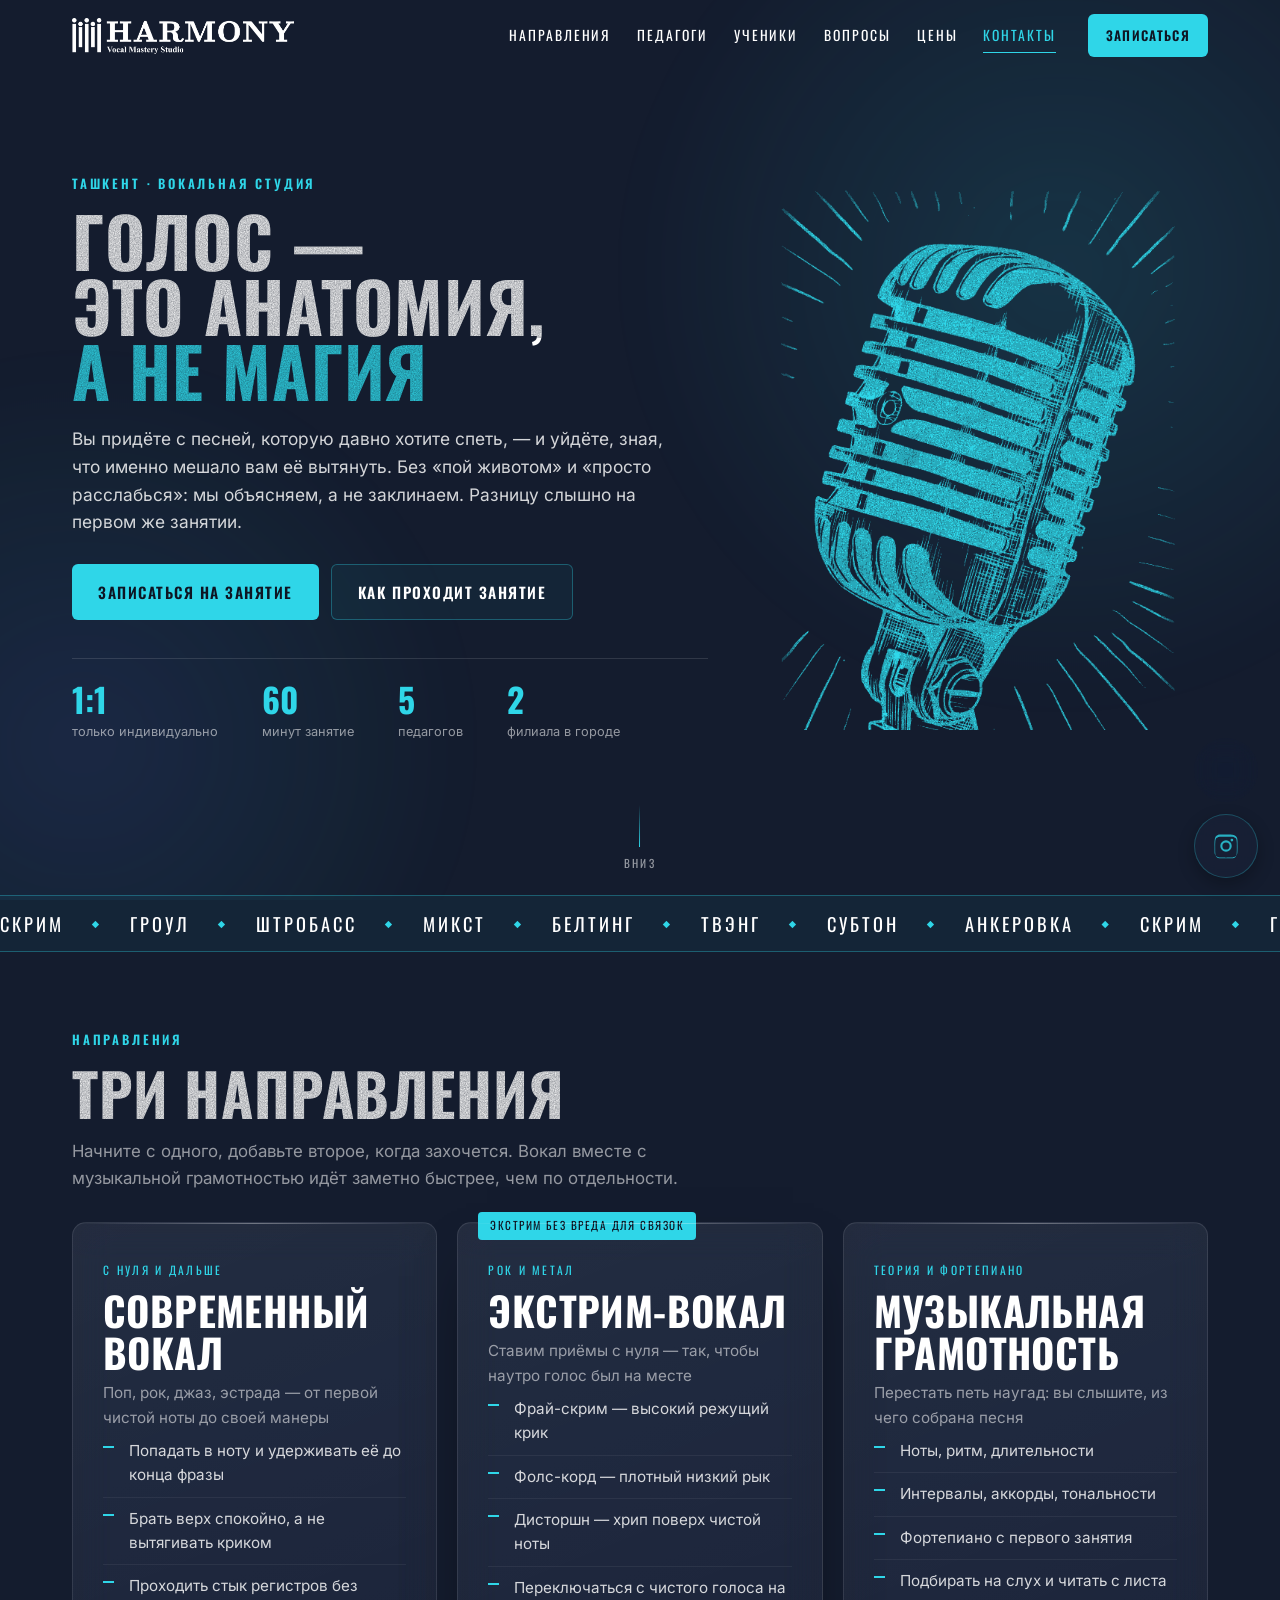
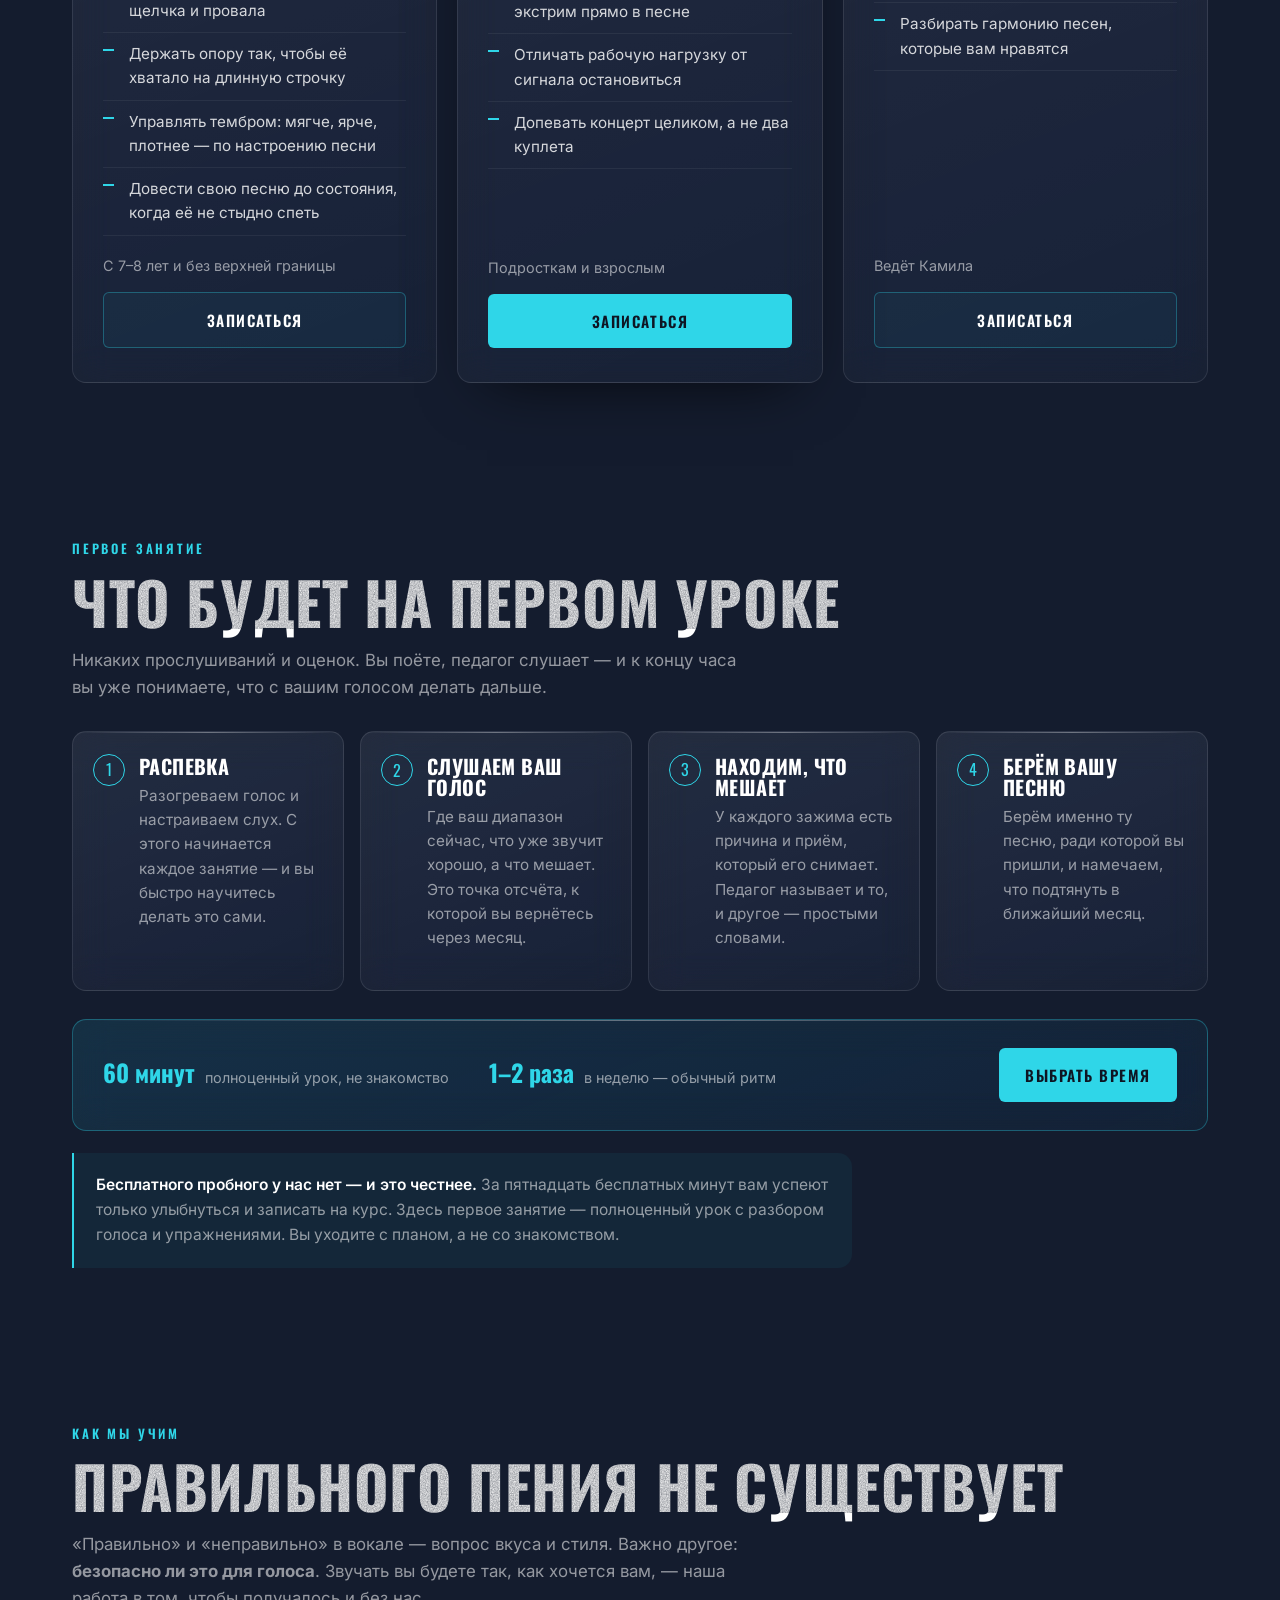
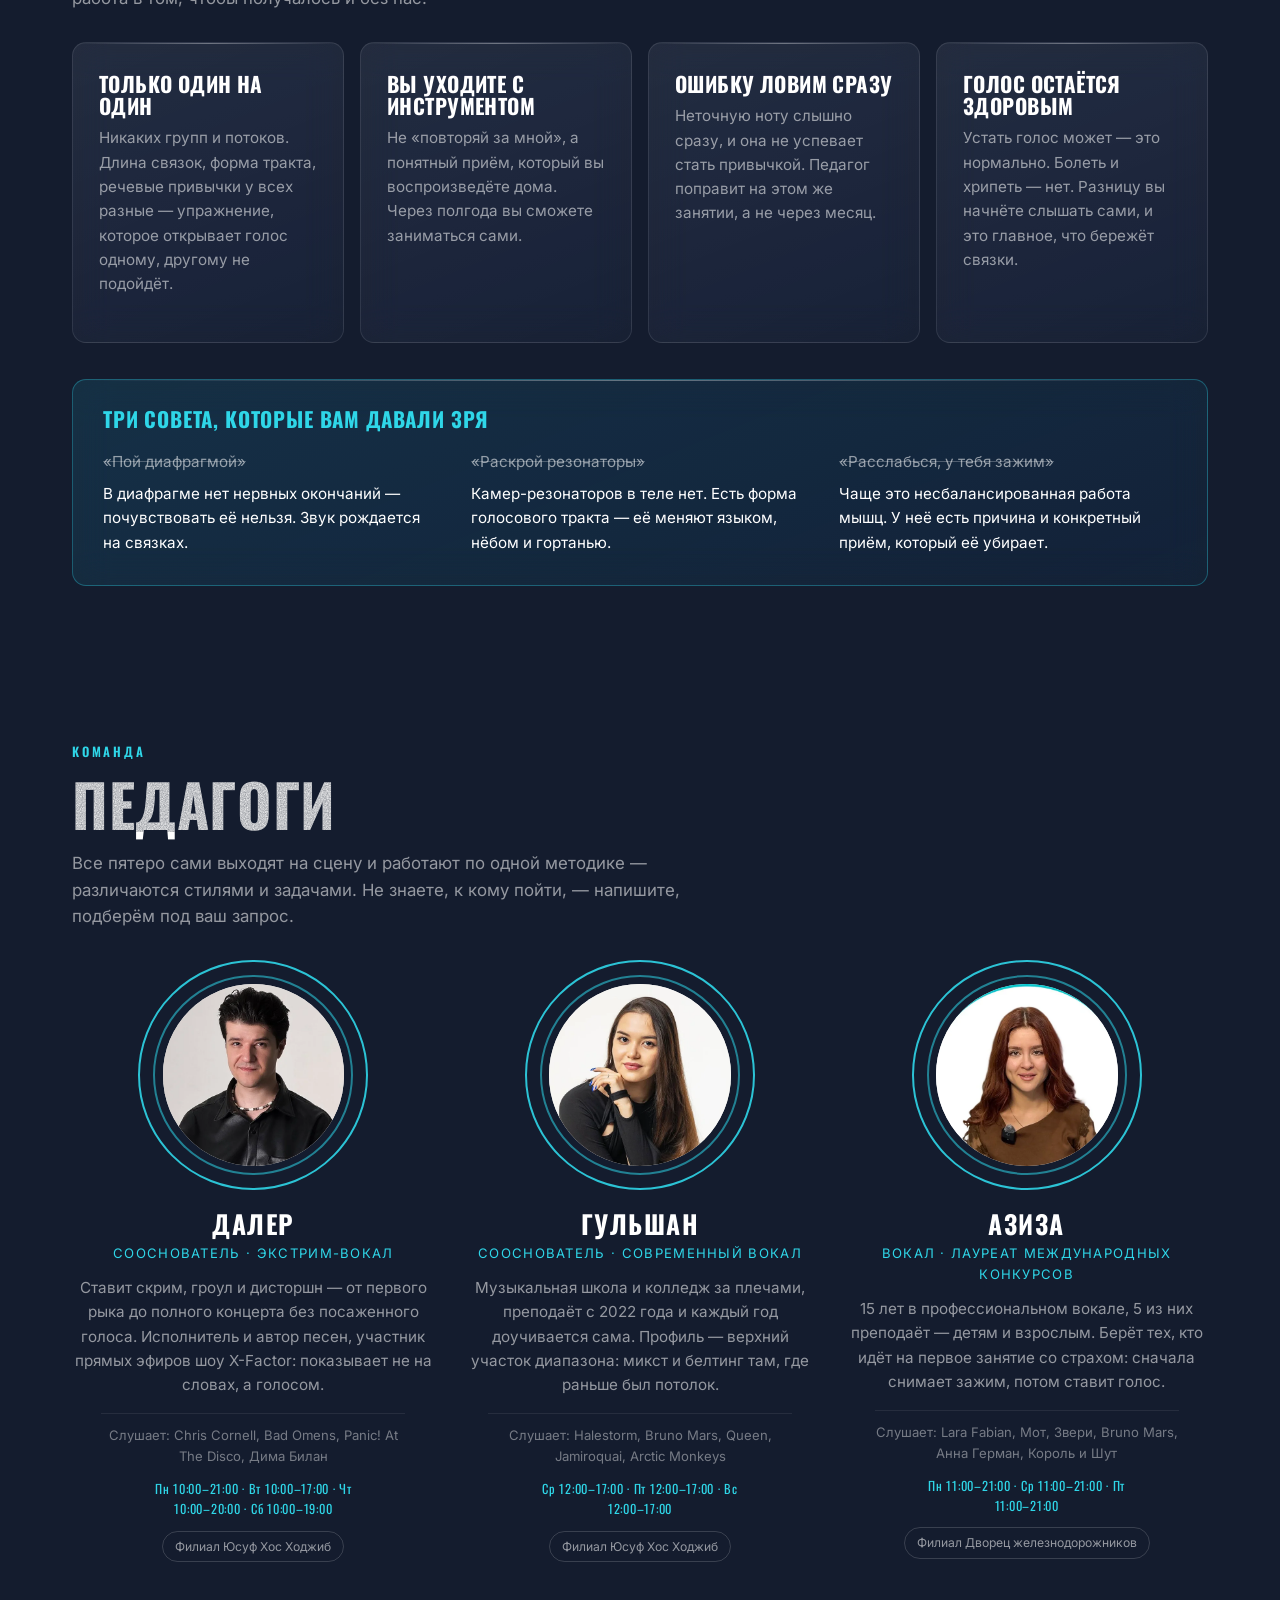
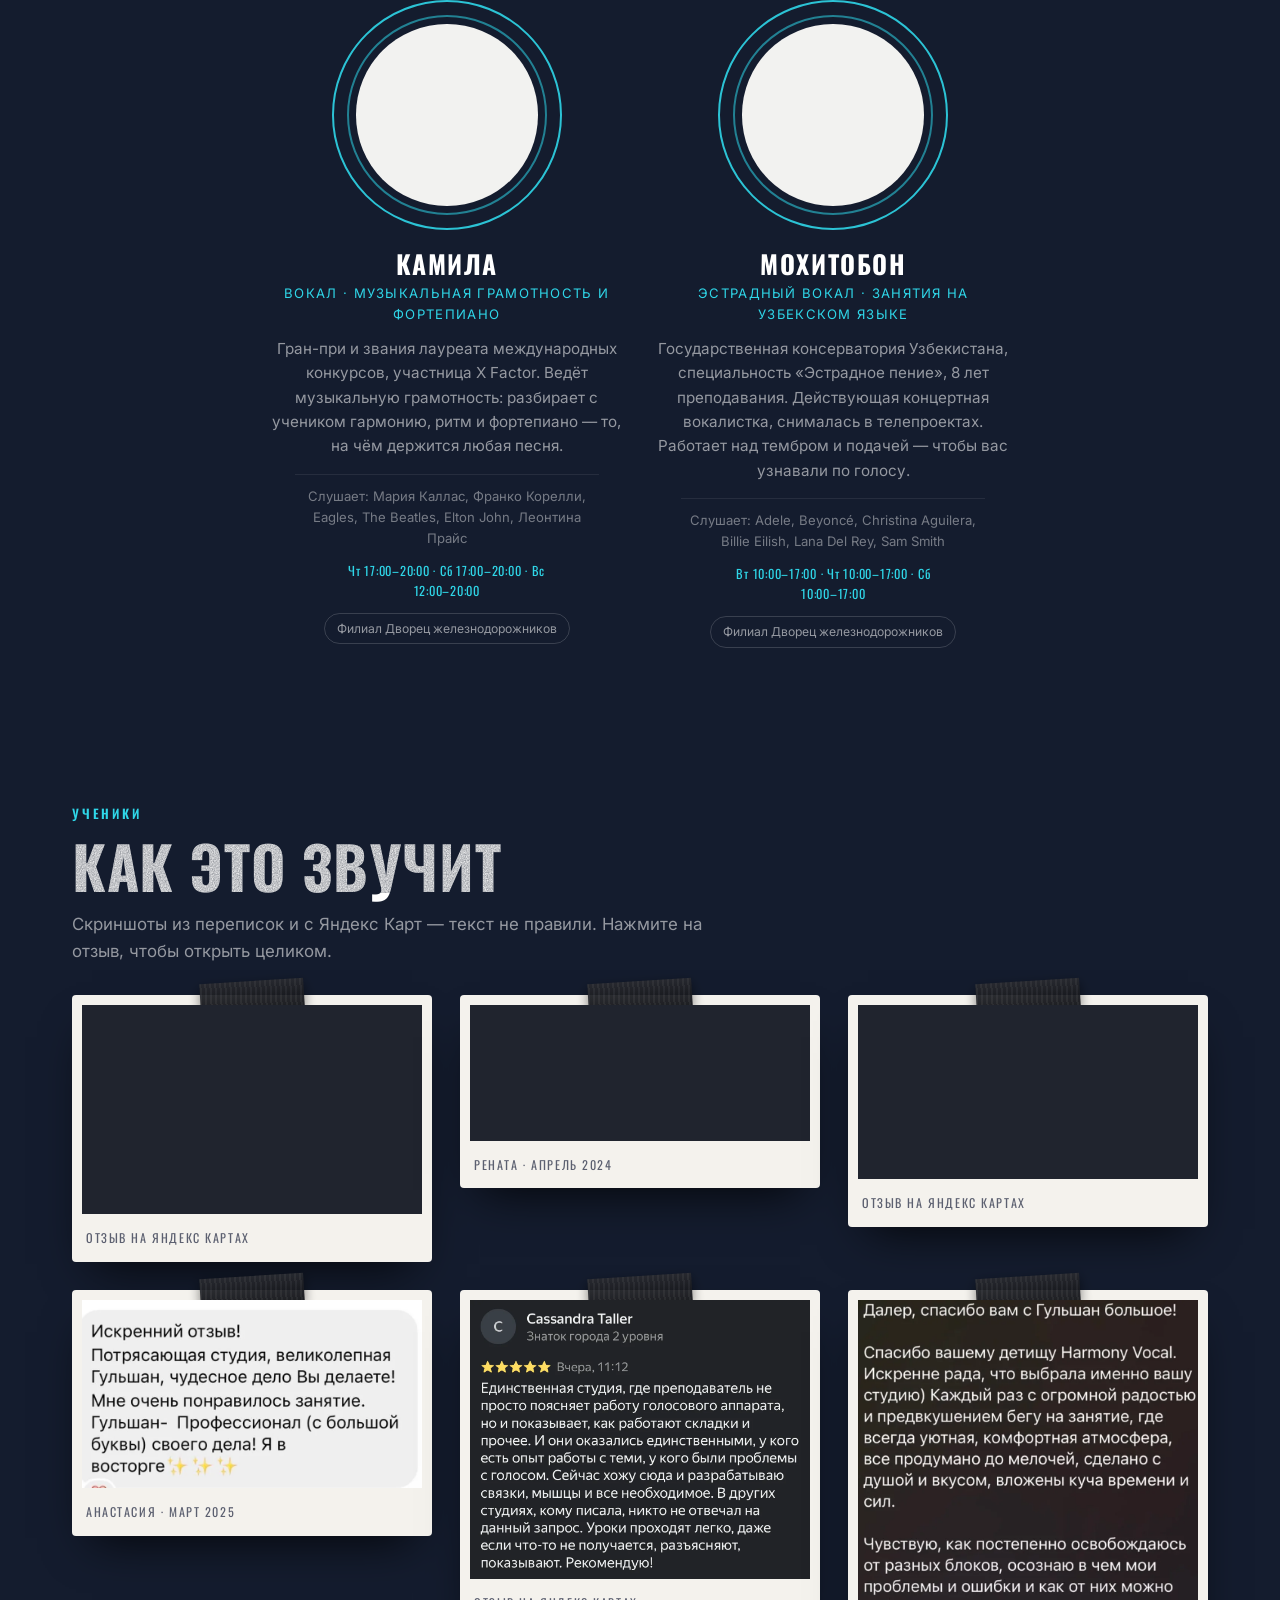
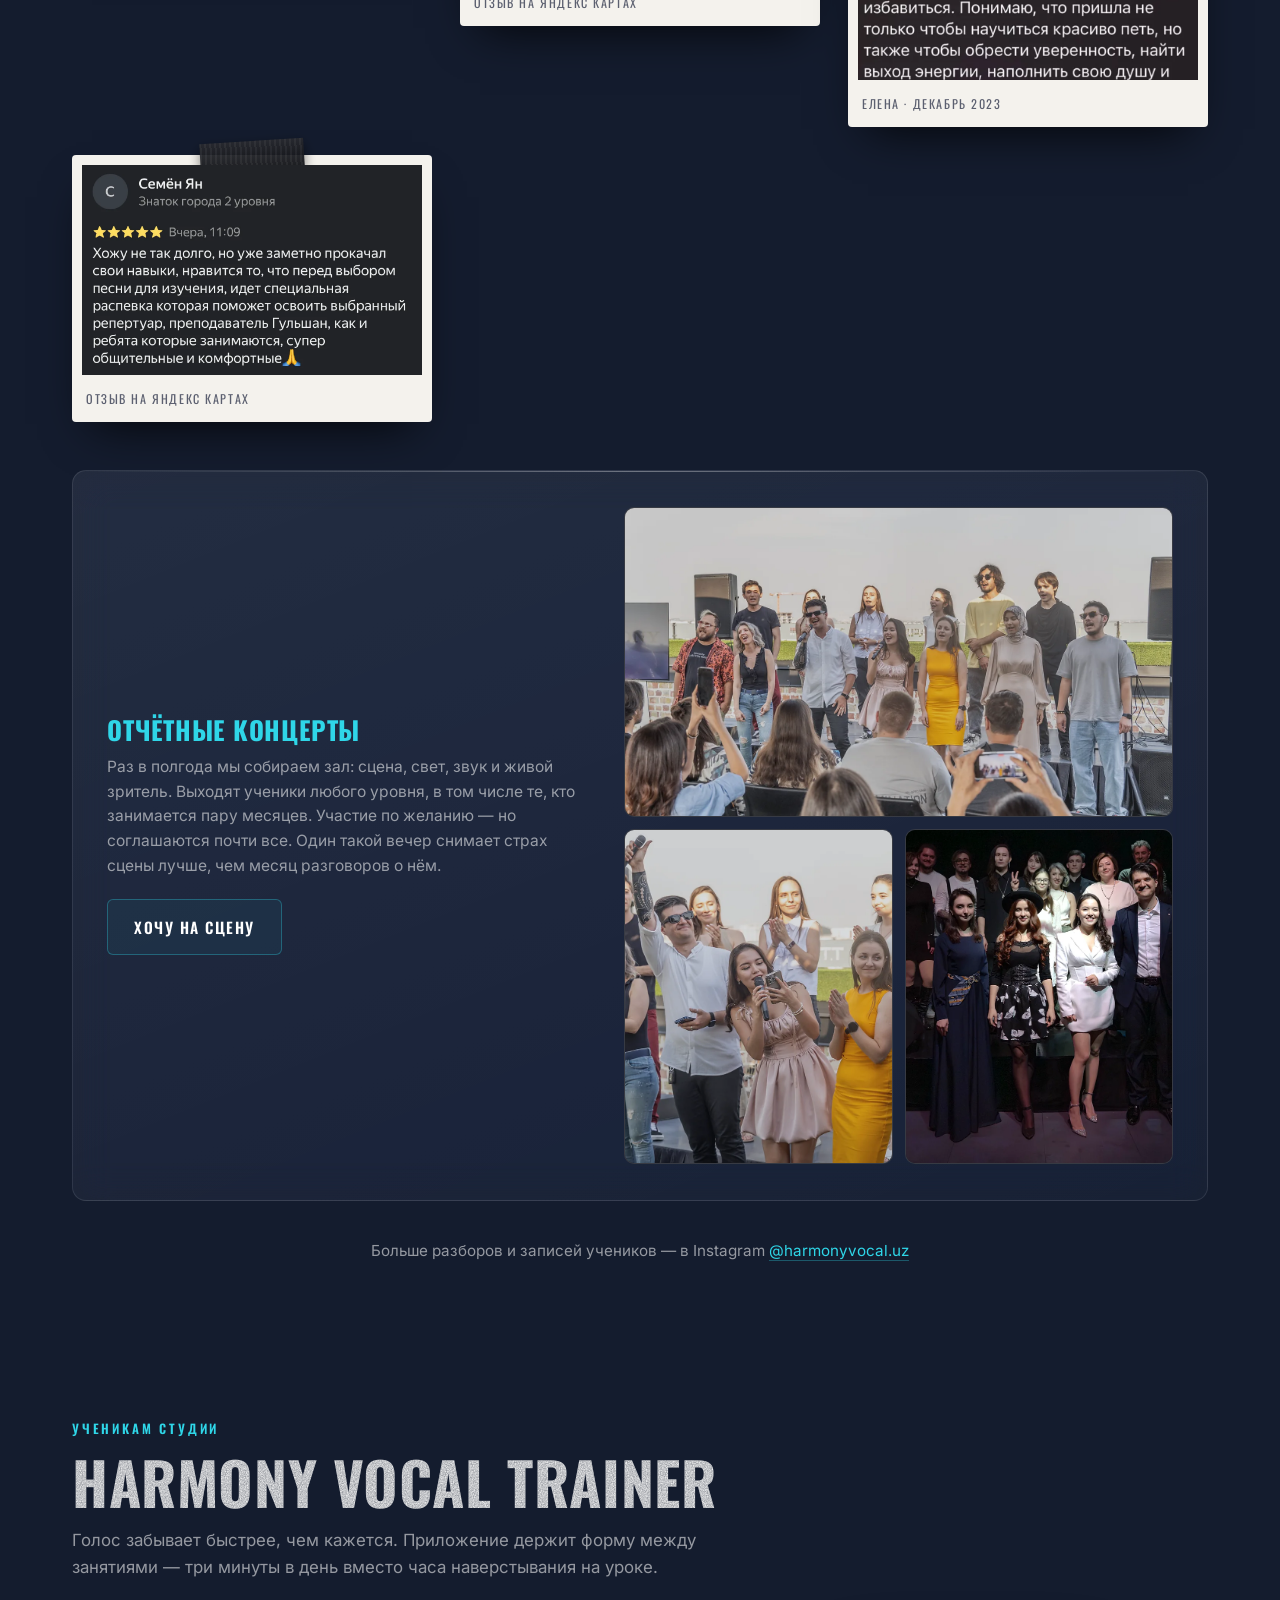
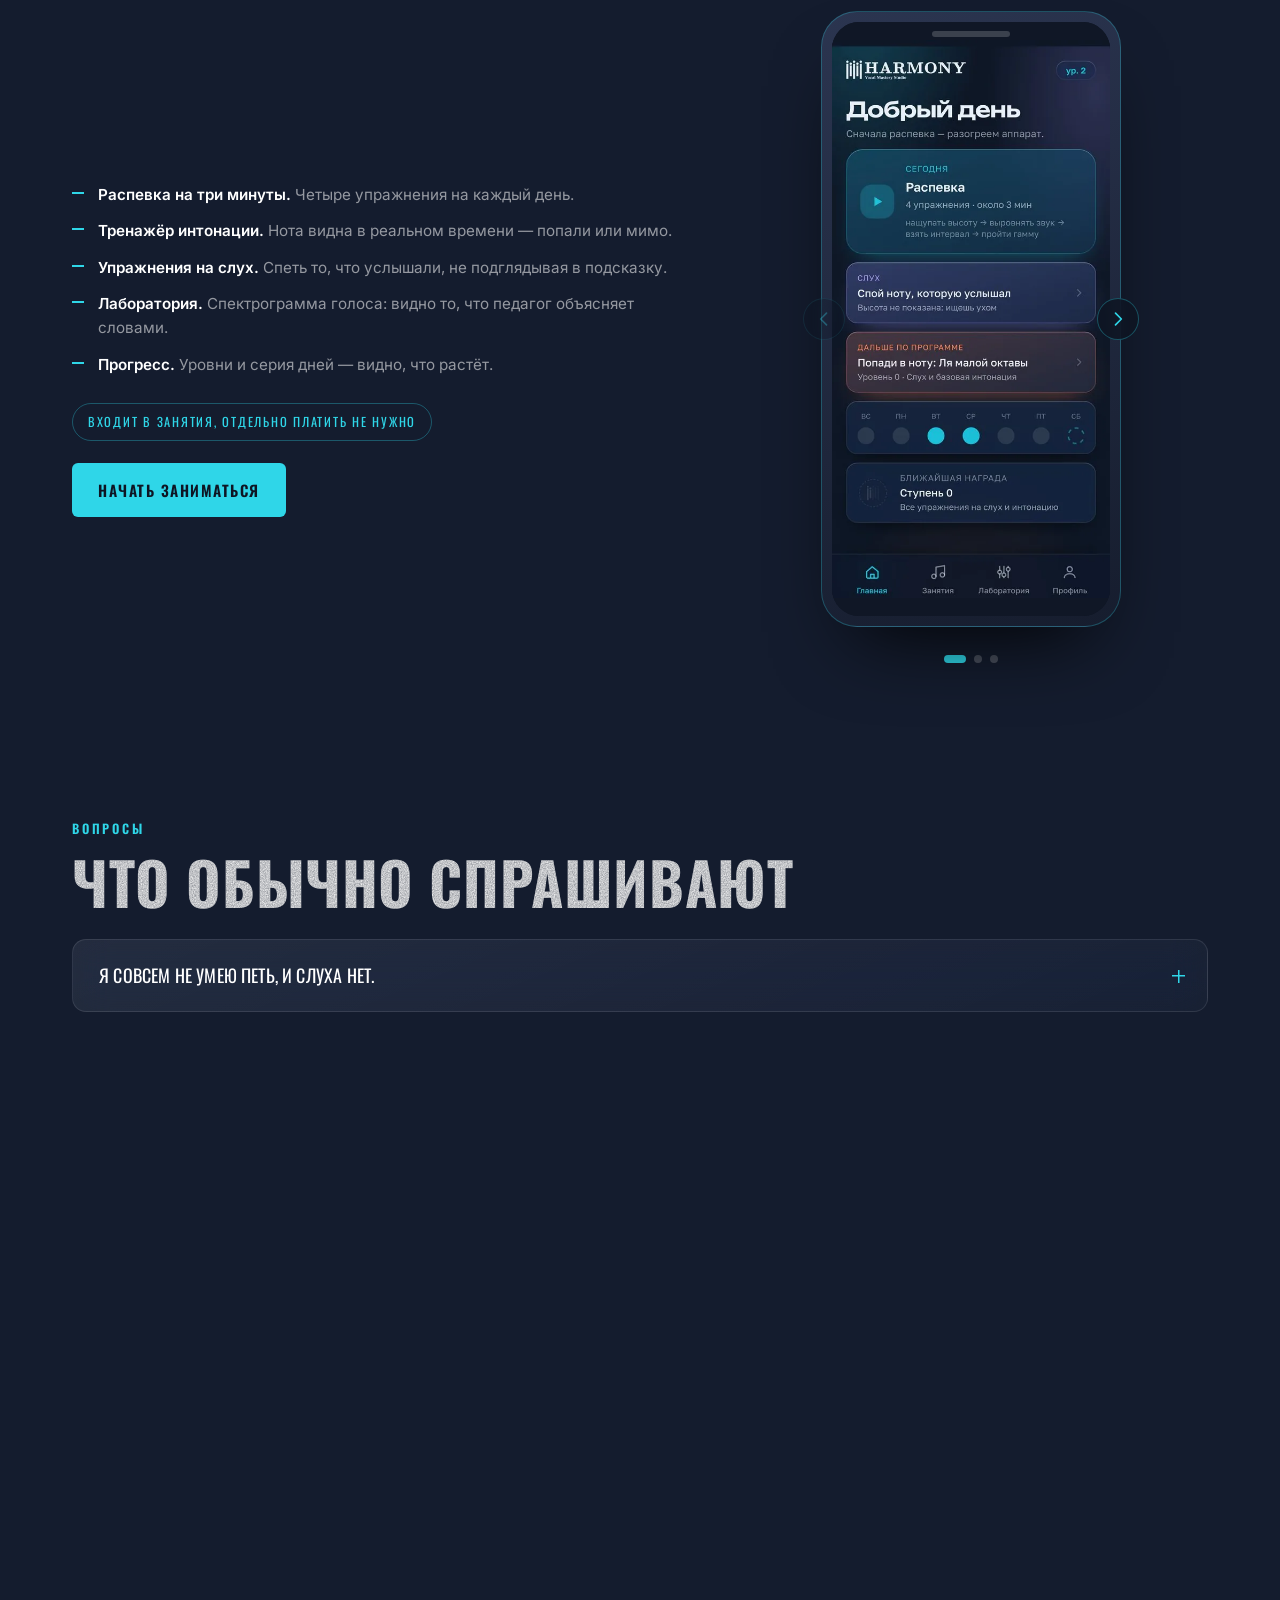
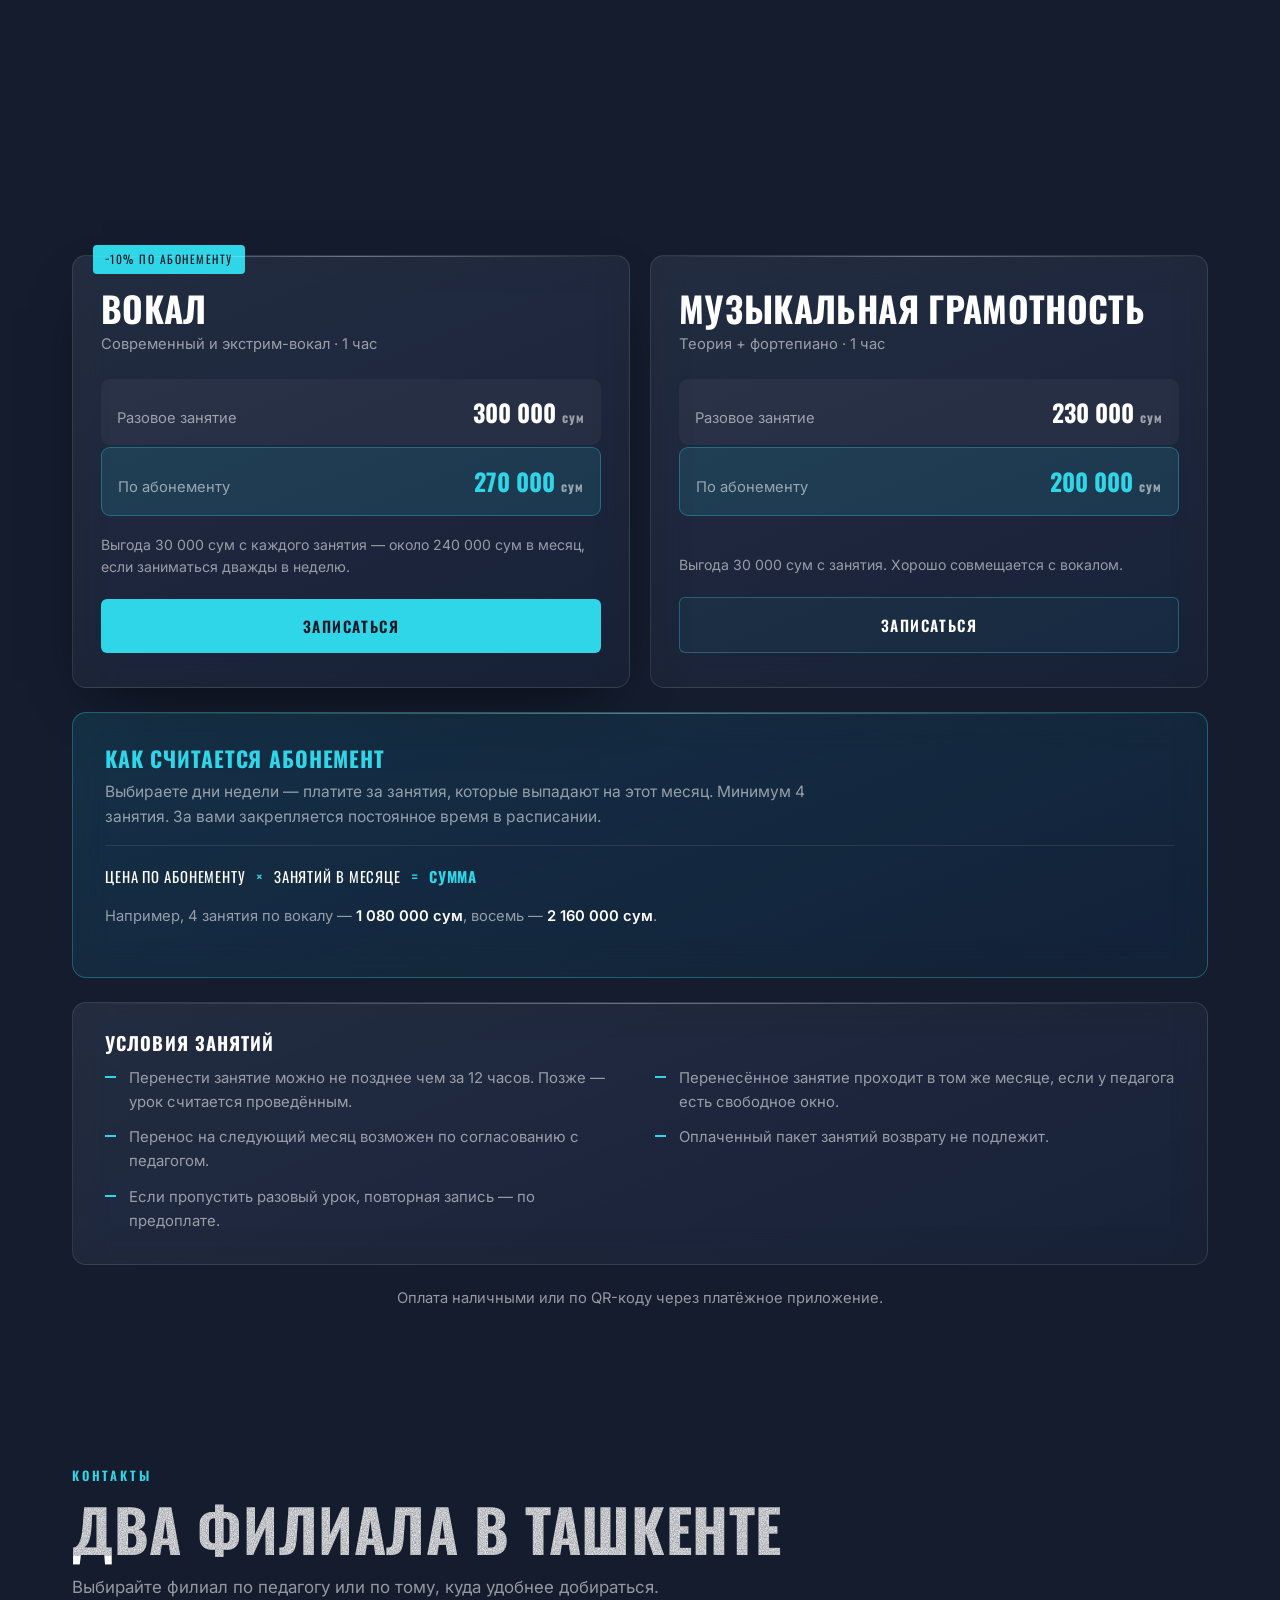
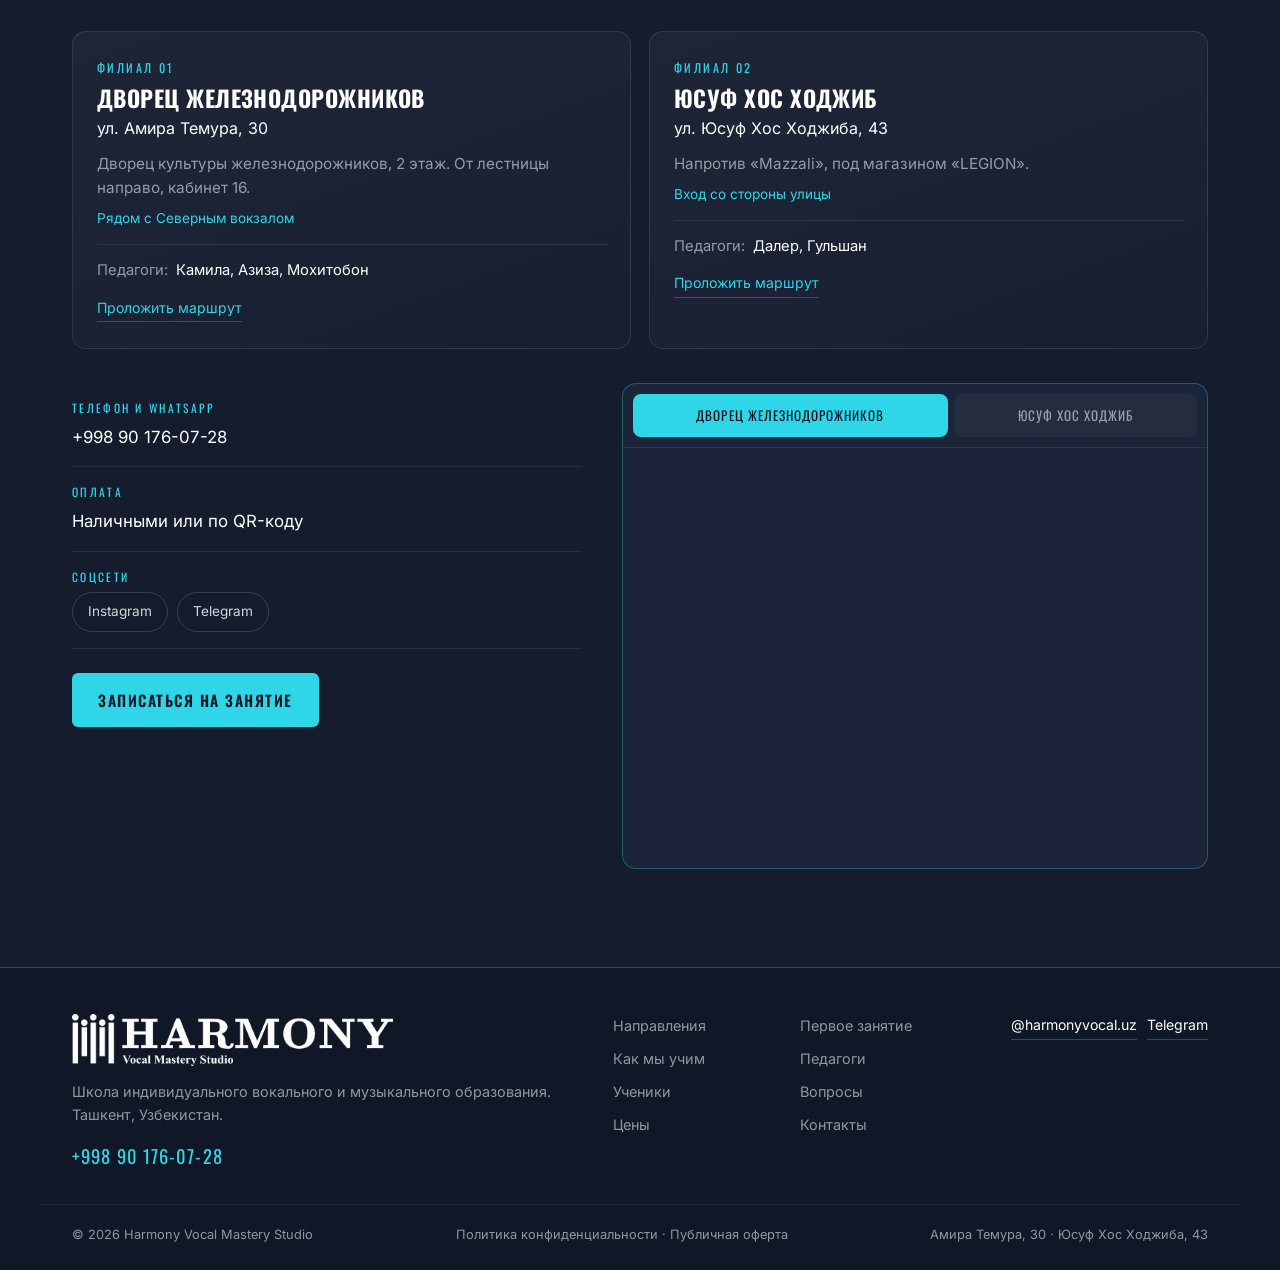
<file: index.html>
<!DOCTYPE html>
<html lang="ru">
<head>
<meta charset="utf-8">
<meta name="viewport" content="width=device-width, initial-scale=1, viewport-fit=cover">
<meta name="theme-color" content="#141c2e">

<title>HARMONY — вокальная студия в Ташкенте | Индивидуальные занятия вокалом</title>
<meta name="description" content="Вокальная студия Harmony в Ташкенте: современный вокал, экстрим-вокал, музыкальная грамотность. Занятия один на один, пять педагогов, два филиала. Научим петь вашу песню — и объясним, что именно мешало.">
<link rel="canonical" href="https://harmonyvocal.uz/">

<meta property="og:type" content="website">
<meta property="og:site_name" content="Harmony Vocal Mastery Studio">
<meta property="og:locale" content="ru_RU">
<meta property="og:url" content="https://harmonyvocal.uz/">
<meta property="og:title" content="Harmony — вокальная студия в Ташкенте">
<meta property="og:description" content="Занятия один на один, пять педагогов, два филиала в Ташкенте. Научим петь вашу песню и объясним, что мешало. Экстрим-вокал ставим так, чтобы голос оставался здоровым.">
<meta property="og:image" content="https://harmonyvocal.uz/assets/img/og-cover.jpg">
<meta property="og:image:width" content="1200">
<meta property="og:image:height" content="630">
<meta name="twitter:card" content="summary_large_image">
<meta name="twitter:title" content="Harmony — вокальная студия в Ташкенте">
<meta name="twitter:description" content="Вокал, экстрим-вокал и музыкальная грамотность. Индивидуально. Ташкент.">
<meta name="twitter:image" content="https://harmonyvocal.uz/assets/img/og-cover.jpg">

<!-- SVG-иконка вместо PNG на 49 КБ: та же картинка, в сто раз легче -->
<link rel="icon" href="assets/img/favicon.svg" type="image/svg+xml">
<link rel="icon" href="assets/img/apple-touch-icon.png" sizes="180x180">
<link rel="apple-touch-icon" href="assets/img/apple-touch-icon.png">

<!-- Шрифты лежат локально (assets/fonts) — без запросов к Google, быстрее в UZ -->
<link rel="preload" as="font" type="font/woff2" href="assets/fonts/oswald-cyrillic.woff2" crossorigin>
<link rel="preload" as="font" type="font/woff2" href="assets/fonts/inter-cyrillic.woff2" crossorigin>

<link rel="stylesheet" href="assets/css/fonts.css">
<link rel="stylesheet" href="assets/css/base.css">
<link rel="stylesheet" href="assets/css/sections.css">
<link rel="stylesheet" href="assets/css/responsive.css">

<script type="application/ld+json">
{
 "@context": "https://schema.org",
 "@type": "MusicSchool",
 "name": "Harmony Vocal Mastery Studio",
 "description": "Вокальная студия в Ташкенте. Индивидуальные занятия по современному вокалу, экстрим-вокалу и музыкальной грамотности на анатомо-физиологической основе.",
 "url": "https://harmonyvocal.uz/",
 "image": "https://harmonyvocal.uz/assets/img/og-cover.jpg",
 "logo": "https://harmonyvocal.uz/assets/img/logo-mark.png",
 "sameAs": [
  "https://www.instagram.com/harmonyvocal.uz",
  "https://t.me/harmonyvocal_uz"
 ],
 "telephone": "+998901760728",
 "priceRange": "200000-300000 UZS",
 "currenciesAccepted": "UZS",
 "paymentAccepted": "Наличные, оплата по QR-коду",
 "areaServed": "Ташкент",
 "address": {
  "@type": "PostalAddress",
  "streetAddress": "ул. Амира Темура, 30, Дворец культуры железнодорожников, 2 этаж, каб. 16",
  "addressLocality": "Ташкент",
  "addressCountry": "UZ"
 },
 "geo": {
  "@type": "GeoCoordinates",
  "latitude": 41.2953476,
  "longitude": 69.2863988
 },
 "location": [
  {
   "@type": "Place",
   "name": "Harmony — Дворец железнодорожников",
   "address": {
    "@type": "PostalAddress",
    "streetAddress": "ул. Амира Темура, 30, Дворец культуры железнодорожников, 2 этаж, каб. 16",
    "addressLocality": "Ташкент",
    "addressCountry": "UZ"
   },
   "geo": {
    "@type": "GeoCoordinates",
    "latitude": 41.2953476,
    "longitude": 69.2863988
   }
  },
  {
   "@type": "Place",
   "name": "Harmony — Юсуф Хос Ходжиб",
   "address": {
    "@type": "PostalAddress",
    "streetAddress": "ул. Юсуф Хос Ходжиба, 43, под магазином LEGION, напротив Mazzali",
    "addressLocality": "Ташкент",
    "addressCountry": "UZ"
   },
   "geo": {
    "@type": "GeoCoordinates",
    "latitude": 41.2988056,
    "longitude": 69.2596944
   }
  }
 ],
 "hasOfferCatalog": {
  "@type": "OfferCatalog",
  "name": "Занятия в студии Harmony",
  "itemListElement": [
   {
    "@type": "Offer",
    "name": "Вокал — разовое занятие (1 час)",
    "price": "300000",
    "priceCurrency": "UZS"
   },
   {
    "@type": "Offer",
    "name": "Вокал — занятие по абонементу (1 час)",
    "price": "270000",
    "priceCurrency": "UZS"
   },
   {
    "@type": "Offer",
    "name": "Музыкальная грамотность — разовое занятие (1 час)",
    "price": "230000",
    "priceCurrency": "UZS"
   },
   {
    "@type": "Offer",
    "name": "Музыкальная грамотность — занятие по абонементу (1 час)",
    "price": "200000",
    "priceCurrency": "UZS"
   }
  ]
 },
 "employee": [
  {
   "@type": "Person",
   "name": "Далер",
   "jobTitle": "Педагог по вокалу и экстрим-вокалу"
  },
  {
   "@type": "Person",
   "name": "Гульшан",
   "jobTitle": "Педагог по вокалу, сооснователь студии"
  },
  {
   "@type": "Person",
   "name": "Азиза",
   "jobTitle": "Педагог по вокалу"
  },
  {
   "@type": "Person",
   "name": "Камила",
   "jobTitle": "Педагог по вокалу, музыкальной грамотности и фортепиано"
  },
  {
   "@type": "Person",
   "name": "Мохитобон",
   "jobTitle": "Педагог по эстрадному вокалу, занятия на узбекском языке"
  }
 ],
 "availableLanguage": [
  {
   "@type": "Language",
   "name": "Russian"
  },
  {
   "@type": "Language",
   "name": "Uzbek"
  }
 ],
 "knowsLanguage": [
  "ru",
  "uz"
 ]
}
</script>
<!-- SCHEMA-AUTO:BEGIN — собрано tools/schema.py, руками не править -->
<script type="application/ld+json">
{
 "@context": "https://schema.org",
 "@type": "FAQPage",
 "mainEntity": [
  {
   "@type": "Question",
   "name": "Я совсем не умею петь, и слуха нет.",
   "acceptedAnswer": {
    "@type": "Answer",
    "text": "Так приходит большинство наших учеников. «Нет слуха» почти всегда значит другое: высоту вы слышите, но пока не попадаете в неё голосом. Это два разных навыка, и второй тренируется — как растяжка или удар в спорте."
   }
  },
  {
   "@type": "Question",
   "name": "Не поздно начинать взрослым?",
   "acceptedAnswer": {
    "@type": "Answer",
    "text": "Нет. Голос — это мышцы, они тренируются в любом возрасте. У взрослых даже есть фора: объяснение вы понимаете с первого раза, а не с десятого, и дома занимаетесь без напоминаний."
   }
  },
  {
   "@type": "Question",
   "name": "Сколько времени нужно, чтобы научиться петь?",
   "acceptedAnswer": {
    "@type": "Answer",
    "text": "Смотря чего вы хотите. Чище попадать в ноты — обычно несколько занятий. Уверенно вытянуть свою песню целиком — несколько месяцев. На первом уроке педагог скажет, где вы сейчас и сколько займёт именно ваша задача."
   }
  },
  {
   "@type": "Question",
   "name": "Сколько раз в неделю заниматься?",
   "acceptedAnswer": {
    "@type": "Answer",
    "text": "Один-два раза. Два дают заметно более быстрый результат, один работает, если вы занимаетесь дома по десять минут в день. Меньше раза в неделю — голос успевает откатываться назад."
   }
  },
  {
   "@type": "Question",
   "name": "На каком языке проходят занятия?",
   "acceptedAnswer": {
    "@type": "Answer",
    "text": "На русском и на узбекском — как вам удобнее. На узбекском ведёт Мохитобон, выпускница Государственной консерватории Узбекистана. Скажите при записи, и мы подберём педагога."
   }
  },
  {
   "@type": "Question",
   "name": "Я стесняюсь петь при других.",
   "acceptedAnswer": {
    "@type": "Answer",
    "text": "Поэтому мы и занимаемся один на один: в кабинете только вы и педагог, никакой группы, при которой страшно ошибиться. Азиза отдельно работает с зажатостью — с ней распеваются даже те, кто раньше не пел ни при ком."
   }
  },
  {
   "@type": "Question",
   "name": "Не сорву ли я голос на скриме?",
   "acceptedAnswer": {
    "@type": "Answer",
    "text": "Голос сажает не техника, а пение через силу. С первого занятия показываем, где проходит эта граница, и ставим разогрев с охлаждением. При таком подходе экстрим выдерживает и регулярные концерты."
   }
  }
 ]
}
</script>
<script type="application/ld+json">
{
 "@context": "https://schema.org",
 "@type": "ItemList",
 "itemListElement": [
  {
   "@type": "ListItem",
   "position": 1,
   "item": {
    "@type": "Course",
    "name": "Современный вокал",
    "description": "Поп, рок, джаз, эстрада — от первой чистой ноты до своей манеры. Чему учим: Попадать в ноту и удерживать её до конца фразы; Брать верх спокойно, а не вытягивать криком; Проходить стык регистров без щелчка и провала; Держать опору так, чтобы её хватало на длинную строчку; Управлять тембром: мягче, ярче, плотнее — по настроению песни; Довести свою песню до состояния, когда её не стыдно спеть.",
    "provider": {
     "@type": "MusicSchool",
     "name": "Harmony Vocal Mastery Studio",
     "sameAs": "https://harmonyvocal.uz/"
    },
    "hasCourseInstance": {
     "@type": "CourseInstance",
     "courseMode": "onsite",
     "courseWorkload": "PT1H",
     "location": {
      "@type": "Place",
      "address": {
       "@type": "PostalAddress",
       "addressLocality": "Ташкент",
       "addressCountry": "UZ"
      }
     }
    }
   }
  },
  {
   "@type": "ListItem",
   "position": 2,
   "item": {
    "@type": "Course",
    "name": "Экстрим-вокал",
    "description": "Ставим приёмы с нуля — так, чтобы наутро голос был на месте. Чему учим: Фрай-скрим — высокий режущий крик; Фолс-корд — плотный низкий рык; Дисторшн — хрип поверх чистой ноты; Переключаться с чистого голоса на экстрим прямо в песне; Отличать рабочую нагрузку от сигнала остановиться; Допевать концерт целиком, а не два куплета.",
    "provider": {
     "@type": "MusicSchool",
     "name": "Harmony Vocal Mastery Studio",
     "sameAs": "https://harmonyvocal.uz/"
    },
    "hasCourseInstance": {
     "@type": "CourseInstance",
     "courseMode": "onsite",
     "courseWorkload": "PT1H",
     "location": {
      "@type": "Place",
      "address": {
       "@type": "PostalAddress",
       "addressLocality": "Ташкент",
       "addressCountry": "UZ"
      }
     }
    }
   }
  },
  {
   "@type": "ListItem",
   "position": 3,
   "item": {
    "@type": "Course",
    "name": "Музыкальная грамотность",
    "description": "Перестать петь наугад: вы слышите, из чего собрана песня. Чему учим: Ноты, ритм, длительности; Интервалы, аккорды, тональности; Фортепиано с первого занятия; Подбирать на слух и читать с листа; Разбирать гармонию песен, которые вам нравятся.",
    "provider": {
     "@type": "MusicSchool",
     "name": "Harmony Vocal Mastery Studio",
     "sameAs": "https://harmonyvocal.uz/"
    },
    "hasCourseInstance": {
     "@type": "CourseInstance",
     "courseMode": "onsite",
     "courseWorkload": "PT1H",
     "location": {
      "@type": "Place",
      "address": {
       "@type": "PostalAddress",
       "addressLocality": "Ташкент",
       "addressCountry": "UZ"
      }
     }
    }
   }
  }
 ]
}
</script>
<!-- SCHEMA-AUTO:END -->
</head>

<body>

<!-- ============ ПРЕЛОАДЕР ============ -->
<div class="preloader" id="preloader" aria-hidden="true">
  <!-- Тонкое кольцо вокруг самой надписи: намёк на пластинку и заодно
       индикатор загрузки. Никакой заливки и свечения — просто линия. -->
  <div class="preloader__ring">
    <img class="preloader__logo" src="assets/img/logo.webp" alt="" width="865" height="140">
  </div>
</div>

<!-- ============ БЫСТРАЯ СВЯЗЬ ============ -->
<!-- Плавающие кнопки: написать быстрее, чем искать контакты внизу страницы.
     Держим их маленькими и в углу — виджет Altegio когда-то убрали именно
     за то, что его круглая кнопка лезла поверх контента. -->
<div class="quick" aria-label="Быстрая связь">
  <a class="quick__btn quick__btn--tg" href="https://t.me/harmonyvocal_uz"
     target="_blank" rel="noopener" aria-label="Написать в Telegram" data-quick="telegram">
    <!-- Самолётик оптически тяжелее справа: замер центра тяжести дал сдвиг
         на 2.3 единицы из 24 вправо и 0.5 вверх, и в круглой кнопке это
         читалось как «иконка не по центру». Компенсируем сдвигом, заодно
         чуть уменьшаем, чтобы кончик хвоста не срезался краем viewBox. -->
    <svg viewBox="0 0 24 24" aria-hidden="true" focusable="false">
      <g transform="translate(12 12) scale(.95) translate(-12 -12) translate(-2.3 .5)">
        <path d="M21.9 4.3 18.9 19.1c-.2 1-.8 1.2-1.7.8l-4.6-3.4-2.2 2.1c-.2.2-.5.5-.9.5l.3-4.6 8.4-7.6c.4-.3-.1-.5-.6-.2L7.3 13.2 2.7 11.8c-1-.3-1-1 .2-1.5l18-6.9c.8-.3 1.5.2 1 .9z"/>
      </g>
    </svg>
  </a>
  <a class="quick__btn quick__btn--ig" href="https://www.instagram.com/harmonyvocal.uz"
     target="_blank" rel="noopener" aria-label="Instagram студии" data-quick="instagram">
    <svg viewBox="0 0 24 24" aria-hidden="true" focusable="false">
      <path d="M12 2.2c3.2 0 3.6 0 4.9.1 1.2.1 1.8.2 2.2.4.6.2 1 .5 1.4.9.4.4.7.8.9 1.4.2.4.4 1 .4 2.2.1 1.3.1 1.7.1 4.9s0 3.6-.1 4.9c-.1 1.2-.2 1.8-.4 2.2-.2.6-.5 1-.9 1.4-.4.4-.8.7-1.4.9-.4.2-1 .4-2.2.4-1.3.1-1.7.1-4.9.1s-3.6 0-4.9-.1c-1.2-.1-1.8-.2-2.2-.4-.6-.2-1-.5-1.4-.9-.4-.4-.7-.8-.9-1.4-.2-.4-.4-1-.4-2.2C2.2 15.6 2.2 15.2 2.2 12s0-3.6.1-4.9c.1-1.2.2-1.8.4-2.2.2-.6.5-1 .9-1.4.4-.4.8-.7 1.4-.9.4-.2 1-.4 2.2-.4C8.4 2.2 8.8 2.2 12 2.2zm0 1.8c-3.1 0-3.5 0-4.8.1-1.1 0-1.7.2-2.1.3-.5.2-.9.4-1.2.8-.4.3-.6.7-.8 1.2-.1.4-.3 1-.3 2.1-.1 1.3-.1 1.7-.1 4.8s0 3.5.1 4.8c0 1.1.2 1.7.3 2.1.2.5.4.9.8 1.2.3.4.7.6 1.2.8.4.1 1 .3 2.1.3 1.3.1 1.7.1 4.8.1s3.5 0 4.8-.1c1.1 0 1.7-.2 2.1-.3.5-.2.9-.4 1.2-.8.4-.3.6-.7.8-1.2.1-.4.3-1 .3-2.1.1-1.3.1-1.7.1-4.8s0-3.5-.1-4.8c0-1.1-.2-1.7-.3-2.1-.2-.5-.4-.9-.8-1.2-.3-.4-.7-.6-1.2-.8-.4-.1-1-.3-2.1-.3-1.3-.1-1.7-.1-4.8-.1zm0 3.1a4.9 4.9 0 1 1 0 9.8 4.9 4.9 0 0 1 0-9.8zm0 8a3.1 3.1 0 1 0 0-6.2 3.1 3.1 0 0 0 0 6.2zm6.2-8.2a1.1 1.1 0 1 1-2.3 0 1.1 1.1 0 0 1 2.3 0z"/>
    </svg>
  </a>
</div>

<!-- ============ ФОНОВЫЙ ДЕКОР ============ -->
<div class="bg-decor" aria-hidden="true">
  <div class="bg-decor__glow" data-parallax="0.06"></div>
  <div class="bg-decor__glow bg-decor__glow--2" data-parallax="-0.05"></div>
</div>

<!-- ============ ХЕДЕР ============ -->
<header class="header" id="header">
  <div class="container header__inner">
    <a href="#hero" class="logo" aria-label="Harmony Vocal Mastery Studio — на главную">
      <img class="logo__img" src="assets/img/logo.webp" alt="Harmony Vocal Mastery Studio" width="865" height="140">
    </a>

    <nav class="nav" id="nav" aria-label="Основная навигация">
      <a href="#tracks" class="nav__link">Направления</a>
      <a href="#teachers" class="nav__link">Педагоги</a>
      <a href="#reviews" class="nav__link">Ученики</a>
      <a href="#faq" class="nav__link">Вопросы</a>
      <a href="#prices" class="nav__link">Цены</a>
      <a href="#contacts" class="nav__link">Контакты</a>
      <a href="https://b1427166.alteg.io" target="_blank" rel="noopener" class="btn btn--primary btn--sm nav__cta" data-booking>Записаться</a>
    </nav>

    <button class="burger" id="burger" aria-label="Меню" aria-expanded="false" aria-controls="nav">
      <span></span><span></span><span></span>
    </button>
  </div>
</header>

<main>

<!-- ============ HERO ============ -->
<section class="hero" id="hero">
  <div class="container hero__inner">

    <div class="hero__content">
      <p class="kicker reveal">Ташкент · вокальная студия</p>

      <h1 class="hero__title display reveal">
        <span class="display__line" data-text="ГОЛОС —">ГОЛОС —</span>
        <span class="display__line" data-text="ЭТО АНАТОМИЯ,">ЭТО АНАТОМИЯ,</span>
        <span class="display__line display__line--accent" data-text="А НЕ МАГИЯ">А НЕ МАГИЯ</span>
      </h1>

      <p class="hero__lead reveal">
        Вы придёте с песней, которую давно хотите спеть, — и уйдёте, зная,
        что именно мешало вам её вытянуть. Без «пой животом» и «просто расслабься»:
        мы объясняем, а не заклинаем. Разницу слышно на первом же занятии.
      </p>

      <div class="hero__cta reveal">
        <a href="https://b1427166.alteg.io" target="_blank" rel="noopener" class="btn btn--primary" data-booking>Записаться на занятие</a>
        <a href="#first" class="btn btn--ghost">Как проходит занятие</a>
      </div>

      <ul class="hero__facts reveal">
        <li><b>1:1</b><span>только индивидуально</span></li>
        <li><b>60</b><span>минут занятие</span></li>
        <li><b>5</b><span>педагогов</span></li>
        <li><b>2</b><span>филиала в городе</span></li>
      </ul>
    </div>

    <div class="hero__visual" aria-hidden="true">
      <div class="hero__mic" data-parallax="0.06">
        <img src="assets/img/mic.webp" alt="" width="536" height="728" fetchpriority="high" decoding="async">
      </div>
    </div>

  </div>

  <a href="#method" class="hero__scroll" aria-label="Прокрутить вниз">
    <span class="hero__scroll-line"></span>
    <span class="hero__scroll-text">Вниз</span>
  </a>
</section>

<!-- ============ БЕГУЩАЯ СТРОКА ============ -->
<!-- Лента набрана одинаковыми группами: анимация сдвигает ровно на одну
     группу, поэтому стык незаметен. Копий пять, чтобы на широких экранах
     оставшиеся четыре перекрывали видимую область и лента не кончалась. -->
<div class="marquee" aria-hidden="true">
  <div class="marquee__track">
    <div class="marquee__group">
      <span>СКРИМ</span><i>◆</i><span>ГРОУЛ</span><i>◆</i><span>ШТРОБАСС</span><i>◆</i><span>МИКСТ</span><i>◆</i>
      <span>БЕЛТИНГ</span><i>◆</i><span>ТВЭНГ</span><i>◆</i><span>СУБТОН</span><i>◆</i><span>АНКЕРОВКА</span><i>◆</i>
    </div>
    <div class="marquee__group">
      <span>СКРИМ</span><i>◆</i><span>ГРОУЛ</span><i>◆</i><span>ШТРОБАСС</span><i>◆</i><span>МИКСТ</span><i>◆</i>
      <span>БЕЛТИНГ</span><i>◆</i><span>ТВЭНГ</span><i>◆</i><span>СУБТОН</span><i>◆</i><span>АНКЕРОВКА</span><i>◆</i>
    </div>
    <div class="marquee__group">
      <span>СКРИМ</span><i>◆</i><span>ГРОУЛ</span><i>◆</i><span>ШТРОБАСС</span><i>◆</i><span>МИКСТ</span><i>◆</i>
      <span>БЕЛТИНГ</span><i>◆</i><span>ТВЭНГ</span><i>◆</i><span>СУБТОН</span><i>◆</i><span>АНКЕРОВКА</span><i>◆</i>
    </div>
    <div class="marquee__group">
      <span>СКРИМ</span><i>◆</i><span>ГРОУЛ</span><i>◆</i><span>ШТРОБАСС</span><i>◆</i><span>МИКСТ</span><i>◆</i>
      <span>БЕЛТИНГ</span><i>◆</i><span>ТВЭНГ</span><i>◆</i><span>СУБТОН</span><i>◆</i><span>АНКЕРОВКА</span><i>◆</i>
    </div>
    <div class="marquee__group">
      <span>СКРИМ</span><i>◆</i><span>ГРОУЛ</span><i>◆</i><span>ШТРОБАСС</span><i>◆</i><span>МИКСТ</span><i>◆</i>
      <span>БЕЛТИНГ</span><i>◆</i><span>ТВЭНГ</span><i>◆</i><span>СУБТОН</span><i>◆</i><span>АНКЕРОВКА</span><i>◆</i>
    </div>
  </div>
</div>

<!-- ============ НАПРАВЛЕНИЯ ============ -->
<section class="section tracks" id="tracks">
  <div class="container">

    <header class="section__head">
      <p class="kicker reveal">Направления</p>
      <h2 class="section__title display reveal" data-text="ТРИ НАПРАВЛЕНИЯ">ТРИ НАПРАВЛЕНИЯ</h2>
      <p class="section__lead reveal">
        Начните с одного, добавьте второе, когда захочется. Вокал вместе
        с музыкальной грамотностью идёт заметно быстрее, чем по отдельности.
      </p>
    </header>

    <div class="tracks__grid tracks__grid--three">

      <article class="track reveal-stagger">
        <div class="track__top">
          <span class="track__tag">С нуля и дальше</span>
          <h3 class="track__title">Современный вокал</h3>
          <p class="track__sub">Поп, рок, джаз, эстрада — от первой чистой ноты до своей манеры</p>
        </div>
        <ul class="track__list">
          <li>Попадать в ноту и удерживать её до конца фразы</li>
          <li>Брать верх спокойно, а не вытягивать криком</li>
          <li>Проходить стык регистров без щелчка и провала</li>
          <li>Держать опору так, чтобы её хватало на длинную строчку</li>
          <li>Управлять тембром: мягче, ярче, плотнее — по настроению песни</li>
          <li>Довести свою песню до состояния, когда её не стыдно спеть</li>
        </ul>
        <p class="track__meta">С 7–8 лет и без верхней границы</p>
        <a href="https://b1427166.alteg.io" target="_blank" rel="noopener" class="btn btn--ghost btn--full" data-booking>Записаться</a>
      </article>

      <article class="track track--accent reveal-stagger">
        <div class="track__badge">Экстрим без вреда для связок</div>
        <div class="track__top">
          <span class="track__tag">Рок и метал</span>
          <h3 class="track__title">Экстрим-вокал</h3>
          <p class="track__sub">Ставим приёмы с нуля — так, чтобы наутро голос был на месте</p>
        </div>
        <ul class="track__list">
          <li>Фрай-скрим — высокий режущий крик</li>
          <li>Фолс-корд — плотный низкий рык</li>
          <li>Дисторшн — хрип поверх чистой ноты</li>
          <li>Переключаться с чистого голоса на экстрим прямо в песне</li>
          <li>Отличать рабочую нагрузку от сигнала остановиться</li>
          <li>Допевать концерт целиком, а не два куплета</li>
        </ul>
        <p class="track__meta">Подросткам и взрослым</p>
        <a href="https://b1427166.alteg.io" target="_blank" rel="noopener" class="btn btn--primary btn--full" data-booking>Записаться</a>
      </article>

      <article class="track reveal-stagger">
        <div class="track__top">
          <span class="track__tag">Теория и фортепиано</span>
          <h3 class="track__title">Музыкальная грамотность</h3>
          <p class="track__sub">Перестать петь наугад: вы слышите, из чего собрана песня</p>
        </div>
        <ul class="track__list">
          <li>Ноты, ритм, длительности</li>
          <li>Интервалы, аккорды, тональности</li>
          <li>Фортепиано с первого занятия</li>
          <li>Подбирать на слух и читать с листа</li>
          <li>Разбирать гармонию песен, которые вам нравятся</li>
        </ul>
        <p class="track__meta">Ведёт Камила</p>
        <a href="https://b1427166.alteg.io" target="_blank" rel="noopener" class="btn btn--ghost btn--full" data-booking>Записаться</a>
      </article>

    </div>
  </div>
</section>

<!-- ============ ПЕРВОЕ ЗАНЯТИЕ ============ -->
<section class="section first" id="first">
  <div class="container">

    <header class="section__head">
      <p class="kicker reveal">Первое занятие</p>
      <h2 class="section__title display reveal" data-text="ЧТО БУДЕТ НА ПЕРВОМ УРОКЕ">ЧТО БУДЕТ НА ПЕРВОМ УРОКЕ</h2>
      <p class="section__lead reveal">
        Никаких прослушиваний и оценок. Вы поёте, педагог слушает — и к концу часа
        вы уже понимаете, что с вашим голосом делать дальше.
      </p>
    </header>

    <ol class="steps">
      <li class="step reveal-stagger">
        <span class="step__num">1</span>
        <h3>Распевка</h3>
        <p>Разогреваем голос и настраиваем слух. С этого начинается каждое занятие — и вы быстро научитесь делать это сами.</p>
      </li>
      <li class="step reveal-stagger">
        <span class="step__num">2</span>
        <h3>Слушаем ваш голос</h3>
        <p>Где ваш диапазон сейчас, что уже звучит хорошо, а что мешает. Это точка отсчёта, к которой вы вернётесь через месяц.</p>
      </li>
      <li class="step reveal-stagger">
        <span class="step__num">3</span>
        <h3>Находим, что мешает</h3>
        <p>У каждого зажима есть причина и приём, который его снимает. Педагог называет и то, и другое — простыми словами.</p>
      </li>
      <li class="step reveal-stagger">
        <span class="step__num">4</span>
        <h3>Берём вашу песню</h3>
        <p>Берём именно ту песню, ради которой вы пришли, и намечаем, что подтянуть в ближайший месяц.</p>
      </li>
    </ol>

    <div class="first__cta reveal">
      <div class="first__price">
        <p class="first__price-line"><b>60 минут</b><span>полноценный урок, не знакомство</span></p>
        <p class="first__price-line"><b>1–2 раза</b><span>в неделю — обычный ритм</span></p>
      </div>
      <a href="https://b1427166.alteg.io" target="_blank" rel="noopener" class="btn btn--primary" data-booking>Выбрать время</a>
    </div>

    <p class="first__honest reveal">
      <b>Бесплатного пробного у нас нет — и это честнее.</b>
      За пятнадцать бесплатных минут вам успеют только улыбнуться и записать на курс.
      Здесь первое занятие — полноценный урок с разбором голоса и упражнениями.
      Вы уходите с планом, а не со знакомством.
    </p>
  </div>
</section>

<!-- ============ МЕТОД ============ -->
<section class="section method" id="method">
  <div class="container">

    <header class="section__head">
      <p class="kicker reveal">Как мы учим</p>
      <h2 class="section__title display reveal" data-text="ПРАВИЛЬНОГО ПЕНИЯ НЕ СУЩЕСТВУЕТ">ПРАВИЛЬНОГО ПЕНИЯ НЕ СУЩЕСТВУЕТ</h2>
      <p class="section__lead reveal">
        «Правильно» и «неправильно» в вокале — вопрос вкуса и стиля. Важно другое:
        <b>безопасно ли это для голоса</b>. Звучать вы будете так, как хочется вам, —
        наша работа в том, чтобы получалось и без нас.
      </p>
    </header>

    <div class="method__grid">
      <article class="card card--method reveal-stagger">
        <h3>Только один на один</h3>
        <p>Никаких групп и потоков. Длина связок, форма тракта, речевые привычки у всех разные — упражнение, которое открывает голос одному, другому не подойдёт.</p>
      </article>
      <article class="card card--method reveal-stagger">
        <h3>Вы уходите с инструментом</h3>
        <p>Не «повторяй за мной», а понятный приём, который вы воспроизведёте дома. Через полгода вы сможете заниматься сами.</p>
      </article>
      <article class="card card--method reveal-stagger">
        <h3>Ошибку ловим сразу</h3>
        <p>Неточную ноту слышно сразу, и она не успевает стать привычкой. Педагог поправит на этом же занятии, а не через месяц.</p>
      </article>
      <article class="card card--method reveal-stagger">
        <h3>Голос остаётся здоровым</h3>
        <p>Устать голос может — это нормально. Болеть и хрипеть — нет. Разницу вы начнёте слышать сами, и это главное, что бережёт связки.</p>
      </article>
    </div>

    <div class="myths reveal">
      <h3 class="myths__title">Три совета, которые вам давали зря</h3>
      <ul class="myths__list">
        <li class="myth">
          <p class="myth__wrong">«Пой диафрагмой»</p>
          <p class="myth__right">В диафрагме нет нервных окончаний — почувствовать её нельзя. Звук рождается на связках.</p>
        </li>
        <li class="myth">
          <p class="myth__wrong">«Раскрой резонаторы»</p>
          <p class="myth__right">Камер-резонаторов в теле нет. Есть форма голосового тракта — её меняют языком, нёбом и гортанью.</p>
        </li>
        <li class="myth">
          <p class="myth__wrong">«Расслабься, у тебя зажим»</p>
          <p class="myth__right">Чаще это несбалансированная работа мышц. У неё есть причина и конкретный приём, который её убирает.</p>
        </li>
      </ul>
    </div>

  </div>
</section>

<!-- ============ ПЕДАГОГИ ============ -->
<section class="section teachers" id="teachers">
  <div class="container">

    <header class="section__head">
      <p class="kicker reveal">Команда</p>
      <h2 class="section__title display reveal" data-text="ПЕДАГОГИ">ПЕДАГОГИ</h2>
      <p class="section__lead reveal">
        Все пятеро сами выходят на сцену и работают по одной методике — различаются
        стилями и задачами. Не знаете, к кому пойти, — напишите, подберём под ваш запрос.
      </p>
    </header>

    <div class="teachers__grid">

      <article class="teacher reveal-stagger">
        <div class="teacher__photo">
          <span class="teacher__ripple"></span>
          <span class="teacher__ripple"></span>
          <img src="assets/img/teachers/daler.webp" alt="Далер — сооснователь Harmony, педагог по экстрим- и современному вокалу" width="560" height="560" loading="lazy" decoding="async">
        </div>
        <div class="teacher__body">
          <h3 class="teacher__name">Далер</h3>
          <p class="teacher__role">Сооснователь · экстрим-вокал</p>
          <p class="teacher__text">
            Ставит скрим, гроул и дисторшн — от первого рыка до полного концерта
            без посаженного голоса. Исполнитель и автор песен, участник прямых
            эфиров шоу X-Factor: показывает не на словах, а голосом.
          </p>
          <p class="teacher__likes">Слушает: Chris Cornell, Bad Omens, Panic! At The Disco, Дима Билан</p>
          <p class="teacher__time">Пн 10:00–21:00 · Вт 10:00–17:00 · Чт 10:00–20:00 · Сб 10:00–19:00</p>
          <p class="teacher__place">Филиал Юсуф Хос Ходжиб</p>
        </div>
      </article>

      <article class="teacher reveal-stagger">
        <div class="teacher__photo">
          <span class="teacher__ripple"></span>
          <span class="teacher__ripple"></span>
          <img src="assets/img/teachers/gulshan.webp" alt="Гульшан — сооснователь Harmony, педагог по современному вокалу" width="560" height="560" loading="lazy" decoding="async">
        </div>
        <div class="teacher__body">
          <h3 class="teacher__name">Гульшан</h3>
          <p class="teacher__role">Сооснователь · современный вокал</p>
          <p class="teacher__text">
            Музыкальная школа и колледж за плечами, преподаёт с 2022 года и каждый год
            доучивается сама. Профиль — верхний участок диапазона: микст и белтинг там,
            где раньше был потолок.
          </p>
          <p class="teacher__likes">Слушает: Halestorm, Bruno Mars, Queen, Jamiroquai, Arctic Monkeys</p>
          <p class="teacher__time">Ср 12:00–17:00 · Пт 12:00–17:00 · Вс 12:00–17:00</p>
          <p class="teacher__place">Филиал Юсуф Хос Ходжиб</p>
        </div>
      </article>

      <article class="teacher reveal-stagger">
        <div class="teacher__photo">
          <span class="teacher__ripple"></span>
          <span class="teacher__ripple"></span>
          <img src="assets/img/teachers/aziza.webp" alt="Азиза — педагог по вокалу Harmony, лауреат международных конкурсов" width="560" height="560" loading="lazy" decoding="async">
        </div>
        <div class="teacher__body">
          <h3 class="teacher__name">Азиза</h3>
          <p class="teacher__role">Вокал · лауреат международных конкурсов</p>
          <p class="teacher__text">
            15 лет в профессиональном вокале, 5 из них преподаёт — детям и взрослым.
            Берёт тех, кто идёт на первое занятие со страхом: сначала снимает зажим,
            потом ставит голос.
          </p>
          <p class="teacher__likes">Слушает: Lara Fabian, Мот, Звери, Bruno Mars, Анна Герман, Король и Шут</p>
          <p class="teacher__time">Пн 11:00–21:00 · Ср 11:00–21:00 · Пт 11:00–21:00</p>
          <p class="teacher__place">Филиал Дворец железнодорожников</p>
        </div>
      </article>

      <article class="teacher reveal-stagger">
        <div class="teacher__photo">
          <span class="teacher__ripple"></span>
          <span class="teacher__ripple"></span>
          <img src="assets/img/teachers/kamila.webp" alt="Камила — педагог современного и академического вокала, музыкальная грамотность" width="560" height="560" loading="lazy" decoding="async">
        </div>
        <div class="teacher__body">
          <h3 class="teacher__name">Камила</h3>
          <p class="teacher__role">Вокал · музыкальная грамотность и фортепиано</p>
          <p class="teacher__text">
            Гран-при и звания лауреата международных конкурсов, участница X Factor.
            Ведёт музыкальную грамотность: разбирает с учеником гармонию,
            ритм и фортепиано — то, на чём держится любая песня.
          </p>
          <p class="teacher__likes">Слушает: Мария Каллас, Франко Корелли, Eagles, The Beatles, Elton John, Леонтина Прайс</p>
          <p class="teacher__time">Чт 17:00–20:00 · Сб 17:00–20:00 · Вс 12:00–20:00</p>
          <p class="teacher__place">Филиал Дворец железнодорожников</p>
        </div>
      </article>

      <article class="teacher reveal-stagger">
        <div class="teacher__photo">
          <span class="teacher__ripple"></span>
          <span class="teacher__ripple"></span>
          <img src="assets/img/teachers/mohitobon.webp" alt="Мохитобон — педагог по эстрадному вокалу Harmony, занятия на узбекском языке" width="560" height="560" loading="lazy" decoding="async">
        </div>
        <div class="teacher__body">
          <h3 class="teacher__name">Мохитобон</h3>
          <p class="teacher__role">Эстрадный вокал · занятия на узбекском языке</p>
          <p class="teacher__text">
            Государственная консерватория Узбекистана, специальность «Эстрадное пение»,
            8 лет преподавания. Действующая концертная вокалистка, снималась
            в телепроектах. Работает над тембром и подачей — чтобы вас узнавали по голосу.
          </p>
          <p class="teacher__likes">Слушает: Adele, Beyoncé, Christina Aguilera, Billie Eilish, Lana Del Rey, Sam Smith</p>
          <p class="teacher__time">Вт 10:00–17:00 · Чт 10:00–17:00 · Сб 10:00–17:00</p>
          <p class="teacher__place">Филиал Дворец железнодорожников</p>
        </div>
      </article>

    </div>
  </div>
</section>

<!-- ============ УЧЕНИКИ ============ -->
<section class="section reviews" id="reviews">
  <div class="container">

    <header class="section__head">
      <p class="kicker reveal">Ученики</p>
      <h2 class="section__title display reveal" data-text="КАК ЭТО ЗВУЧИТ">КАК ЭТО ЗВУЧИТ</h2>
      <p class="section__lead reveal">Скриншоты из переписок и с Яндекс Карт — текст не правили. Нажмите на отзыв, чтобы открыть целиком.</p>
    </header>

    <div class="reviews__grid">

      <figure class="polaroid reveal-stagger">
        <div class="polaroid__tape"></div>
        <a class="polaroid__img" href="assets/img/reviews/ya-shohrukh.webp" target="_blank" rel="noopener" aria-label="Открыть отзыв полностью">
          <img src="assets/img/reviews/ya-shohrukh.webp" alt="Отзыв на Яндекс Картах: ходил почти семь месяцев, за короткий срок смог поставить голос" width="1154" height="710" loading="lazy" decoding="async">
        </a>
        <figcaption>
          <p class="polaroid__author">Отзыв на Яндекс Картах</p>
        </figcaption>
      </figure>

      <figure class="polaroid reveal-stagger">
        <div class="polaroid__tape"></div>
        <a class="polaroid__img" href="assets/img/reviews/renata.webp" target="_blank" rel="noopener" aria-label="Открыть отзыв полностью">
          <img src="assets/img/reviews/renata.webp" alt="Отзыв ученицы Ренаты о занятиях в студии Harmony" width="871" height="347" loading="lazy" decoding="async">
        </a>
        <figcaption>
          <p class="polaroid__author">Рената · апрель 2024</p>
        </figcaption>
      </figure>

      <figure class="polaroid reveal-stagger">
        <div class="polaroid__tape"></div>
        <a class="polaroid__img" href="assets/img/reviews/ya-rk.webp" target="_blank" rel="noopener" aria-label="Открыть отзыв полностью">
          <img src="assets/img/reviews/ya-rk.webp" alt="Отзыв на Яндекс Картах: удобная локация, доступная цена индивидуальных занятий, преподаватель Далер" width="1154" height="591" loading="lazy" decoding="async">
        </a>
        <figcaption>
          <p class="polaroid__author">Отзыв на Яндекс Картах</p>
        </figcaption>
      </figure>

      <figure class="polaroid reveal-stagger">
        <div class="polaroid__tape"></div>
        <a class="polaroid__img" href="assets/img/reviews/guest.webp" target="_blank" rel="noopener" aria-label="Открыть отзыв полностью">
          <img src="assets/img/reviews/guest.webp" alt="Отзыв ученицы о занятии с Гульшан в студии Harmony" width="832" height="461" loading="lazy" decoding="async">
        </a>
        <figcaption>
          <p class="polaroid__author">Анастасия · март 2025</p>
        </figcaption>
      </figure>

      <figure class="polaroid reveal-stagger">
        <div class="polaroid__tape"></div>
        <a class="polaroid__img" href="assets/img/reviews/ya-cassandra.webp" target="_blank" rel="noopener" aria-label="Открыть отзыв полностью">
          <img src="assets/img/reviews/ya-cassandra.webp" alt="Отзыв на Яндекс Картах: единственная студия, где преподаватель показывает работу голосового аппарата и работает с теми, у кого были проблемы с голосом" width="1154" height="947" loading="lazy" decoding="async">
        </a>
        <figcaption>
          <p class="polaroid__author">Отзыв на Яндекс Картах</p>
        </figcaption>
      </figure>

      <figure class="polaroid reveal-stagger">
        <div class="polaroid__tape"></div>
        <a class="polaroid__img" href="assets/img/reviews/elena.webp" target="_blank" rel="noopener" aria-label="Открыть отзыв полностью">
          <img src="assets/img/reviews/elena.webp" alt="Отзыв Елены о вокальной студии Harmony" width="900" height="1409" loading="lazy" decoding="async">
        </a>
        <figcaption>
          <p class="polaroid__author">Елена · декабрь 2023</p>
        </figcaption>
      </figure>

      <figure class="polaroid reveal-stagger">
        <div class="polaroid__tape"></div>
        <a class="polaroid__img" href="assets/img/reviews/ya-semyon.webp" target="_blank" rel="noopener" aria-label="Открыть отзыв полностью">
          <img src="assets/img/reviews/ya-semyon.webp" alt="Отзыв на Яндекс Картах: перед разбором песни идёт распевка под выбранный репертуар, преподаватель Гульшан" width="1154" height="712" loading="lazy" decoding="async">
        </a>
        <figcaption>
          <p class="polaroid__author">Отзыв на Яндекс Картах</p>
        </figcaption>
      </figure>

    </div>

    <!-- ============ ОТЧЁТНЫЕ КОНЦЕРТЫ ============ -->
    <div class="gig reveal">
      <div class="gig__text">
        <h3 class="gig__title">Отчётные концерты</h3>
        <p>
          Раз в полгода мы собираем зал: сцена, свет, звук и живой зритель.
          Выходят ученики любого уровня, в том числе те, кто занимается пару месяцев.
          Участие по желанию — но соглашаются почти все. Один такой вечер снимает страх
          сцены лучше, чем месяц разговоров о нём.
        </p>
        <a href="https://b1427166.alteg.io" target="_blank" rel="noopener" class="btn btn--ghost" data-booking>Хочу на сцену</a>
      </div>

      <div class="gig__photos">
        <figure class="gig__photo gig__photo--wide">
          <img src="assets/img/gig/stage.webp" alt="Отчётный концерт студии Harmony: ученики поют на сцене, зал снимает выступление" width="1400" height="788" loading="lazy" decoding="async">
        </figure>
        <figure class="gig__photo">
          <img src="assets/img/gig/solo.webp" alt="Ученица Harmony у микрофона на отчётном концерте" width="700" height="875" loading="lazy" decoding="async">
        </figure>
        <figure class="gig__photo">
          <img src="assets/img/gig/cast.webp" alt="Участники отчётного концерта Harmony на сцене" width="700" height="875" loading="lazy" decoding="async">
        </figure>
      </div>
    </div>

    <p class="reviews__note reveal">
      Больше разборов и записей учеников — в Instagram
      <a href="https://www.instagram.com/harmonyvocal.uz" target="_blank" rel="noopener">@harmonyvocal.uz</a>
    </p>
  </div>
</section>

<!-- ============ ПЛАТФОРМА ============ -->
<section class="section app" id="app">
  <div class="container">

    <header class="section__head">
      <p class="kicker reveal">Ученикам студии</p>
      <h2 class="section__title display reveal" data-text="HARMONY VOCAL TRAINER">HARMONY VOCAL TRAINER</h2>
      <p class="section__lead reveal">
        Голос забывает быстрее, чем кажется. Приложение держит форму между занятиями —
        три минуты в день вместо часа наверстывания на уроке.
      </p>
    </header>

    <div class="app__inner">
      <div class="app__text">
        <ul class="app__features reveal">
          <li><b>Распевка на три минуты.</b> Четыре упражнения на каждый день.</li>
          <li><b>Тренажёр интонации.</b> Нота видна в реальном времени — попали или мимо.</li>
          <li><b>Упражнения на слух.</b> Спеть то, что услышали, не подглядывая в подсказку.</li>
          <li><b>Лаборатория.</b> Спектрограмма голоса: видно то, что педагог объясняет словами.</li>
          <li><b>Прогресс.</b> Уровни и серия дней — видно, что растёт.</li>
        </ul>

        <div class="app__status reveal">Входит в занятия, отдельно платить не нужно</div>

        <a href="https://b1427166.alteg.io" target="_blank" rel="noopener" class="btn btn--primary reveal" data-booking>Начать заниматься</a>
      </div>

      <!-- Слайдер экранов приложения -->
      <div class="app__visual reveal">
        <div class="phone">
          <div class="phone__screen">
            <div class="phone__notch" aria-hidden="true"></div>

            <div class="slider" id="platformSlider">
              <div class="slider__viewport" data-slider-viewport>
                <figure class="slide">
                  <img src="assets/img/app/home.webp" alt="Главный экран приложения Harmony: распевка дня и программа" width="520" height="1044" loading="lazy" decoding="async">
                </figure>
                <figure class="slide">
                  <img src="assets/img/app/pitch.webp" alt="Тренажёр интонации: попадание в ноту G3" width="520" height="1044" loading="lazy" decoding="async">
                </figure>
                <figure class="slide">
                  <img src="assets/img/app/spectro.webp" alt="Спектрограмма голоса: обертоны, форманты и полоса твэнга" width="520" height="1044" loading="lazy" decoding="async">
                </figure>
              </div>
            </div>
          </div>

          <button class="slider__arrow slider__arrow--prev" type="button" data-slider-prev aria-label="Предыдущий экран">
            <svg viewBox="0 0 24 24" aria-hidden="true"><path d="M15 5l-7 7 7 7"/></svg>
          </button>
          <button class="slider__arrow slider__arrow--next" type="button" data-slider-next aria-label="Следующий экран">
            <svg viewBox="0 0 24 24" aria-hidden="true"><path d="M9 5l7 7-7 7"/></svg>
          </button>
        </div>

        <div class="slider__dots" data-slider-dots aria-hidden="true"></div>
      </div>
    </div>
  </div>
</section>

<!-- ============ ВОПРОСЫ ============ -->
<section class="section faq" id="faq">
  <div class="container">

    <header class="section__head">
      <p class="kicker reveal">Вопросы</p>
      <h2 class="section__title display reveal" data-text="ЧТО ОБЫЧНО СПРАШИВАЮТ">ЧТО ОБЫЧНО СПРАШИВАЮТ</h2>
    </header>

    <div class="faq__list">
      <details class="faq__item reveal-stagger">
        <summary>Я совсем не умею петь, и слуха нет.</summary>
        <p>Так приходит большинство наших учеников. «Нет слуха» почти всегда значит другое: высоту вы слышите, но пока не попадаете в неё голосом. Это два разных навыка, и второй тренируется — как растяжка или удар в спорте.</p>
      </details>
      <details class="faq__item reveal-stagger">
        <summary>Не поздно начинать взрослым?</summary>
        <p>Нет. Голос — это мышцы, они тренируются в любом возрасте. У взрослых даже есть фора: объяснение вы понимаете с первого раза, а не с десятого, и дома занимаетесь без напоминаний.</p>
      </details>
      <details class="faq__item reveal-stagger">
        <summary>Сколько времени нужно, чтобы научиться петь?</summary>
        <p>Смотря чего вы хотите. Чище попадать в ноты — обычно несколько занятий. Уверенно вытянуть свою песню целиком — несколько месяцев. На первом уроке педагог скажет, где вы сейчас и сколько займёт именно ваша задача.</p>
      </details>
      <details class="faq__item reveal-stagger">
        <summary>Сколько раз в неделю заниматься?</summary>
        <p>Один-два раза. Два дают заметно более быстрый результат, один работает, если вы занимаетесь дома по десять минут в день. Меньше раза в неделю — голос успевает откатываться назад.</p>
      </details>
      <details class="faq__item reveal-stagger">
        <summary>На каком языке проходят занятия?</summary>
        <p>На русском и на узбекском — как вам удобнее. На узбекском ведёт Мохитобон, выпускница Государственной консерватории Узбекистана. Скажите при записи, и мы подберём педагога.</p>
      </details>
      <details class="faq__item reveal-stagger">
        <summary>Я стесняюсь петь при других.</summary>
        <p>Поэтому мы и занимаемся один на один: в кабинете только вы и педагог, никакой группы, при которой страшно ошибиться. Азиза отдельно работает с зажатостью — с ней распеваются даже те, кто раньше не пел ни при ком.</p>
      </details>
      <details class="faq__item reveal-stagger">
        <summary>Не сорву ли я голос на скриме?</summary>
        <p>Голос сажает не техника, а пение через силу. С первого занятия показываем, где проходит эта граница, и ставим разогрев с охлаждением. При таком подходе экстрим выдерживает и регулярные концерты.</p>
      </details>
    </div>
  </div>
</section>

<!-- ============ ЦЕНЫ ============ -->
<section class="section prices" id="prices">
  <div class="container">

    <header class="section__head">
      <p class="kicker reveal">Стоимость</p>
      <h2 class="section__title display reveal" data-text="ЦЕНЫ">ЦЕНЫ</h2>
      <p class="section__lead reveal">
        Одна сумма за занятие — разбор песни, упражнения, материалы и приложение
        уже внутри. Никаких доплат за «продвинутый модуль».
      </p>
    </header>

    <div class="prices__grid">

      <article class="price price--accent reveal-stagger">
        <div class="price__badge">−10% по абонементу</div>
        <h3 class="price__title">Вокал</h3>
        <p class="price__sub">Современный и экстрим-вокал · 1 час</p>

        <div class="price__rows">
          <div class="price__row">
            <span class="price__label">Разовое занятие</span>
            <b class="price__value">300 000 <i>сум</i></b>
          </div>
          <div class="price__row price__row--best">
            <span class="price__label">По абонементу</span>
            <b class="price__value">270 000 <i>сум</i></b>
          </div>
        </div>

        <p class="price__save">Выгода 30 000 сум с каждого занятия — около 240 000 сум в месяц, если заниматься дважды в неделю.</p>
        <a href="https://b1427166.alteg.io" target="_blank" rel="noopener" class="btn btn--primary btn--full" data-booking>Записаться</a>
      </article>

      <article class="price reveal-stagger">
        <h3 class="price__title">Музыкальная грамотность</h3>
        <p class="price__sub">Теория + фортепиано · 1 час</p>

        <div class="price__rows">
          <div class="price__row">
            <span class="price__label">Разовое занятие</span>
            <b class="price__value">230 000 <i>сум</i></b>
          </div>
          <div class="price__row price__row--best">
            <span class="price__label">По абонементу</span>
            <b class="price__value">200 000 <i>сум</i></b>
          </div>
        </div>

        <p class="price__save">Выгода 30 000 сум с занятия. Хорошо совмещается с вокалом.</p>
        <a href="https://b1427166.alteg.io" target="_blank" rel="noopener" class="btn btn--ghost btn--full" data-booking>Записаться</a>
      </article>

    </div>

    <div class="sub reveal">
      <h3 class="sub__title">Как считается абонемент</h3>
      <p class="sub__lead">
        Выбираете дни недели — платите за занятия, которые выпадают на этот месяц.
        Минимум 4 занятия. За вами закрепляется постоянное время в расписании.
      </p>
      <p class="sub__formula">
        <span>Цена по абонементу</span><i>×</i><span>занятий в месяце</span><i>=</i><b>сумма</b>
      </p>
      <p class="sub__example">
        Например, 4 занятия по вокалу — <b>1 080 000 сум</b>, восемь — <b>2 160 000 сум</b>.
      </p>
    </div>

    <div class="terms reveal">
      <h3 class="terms__title">Условия занятий</h3>
      <ul class="terms__list">
        <li>Перенести занятие можно не позднее чем за 12 часов. Позже — урок считается проведённым.</li>
        <li>Перенесённое занятие проходит в том же месяце, если у педагога есть свободное окно.</li>
        <li>Перенос на следующий месяц возможен по согласованию с педагогом.</li>
        <li>Оплаченный пакет занятий возврату не подлежит.</li>
        <li>Если пропустить разовый урок, повторная запись — по предоплате.</li>
      </ul>
    </div>

    <p class="prices__pay reveal">Оплата наличными или по QR-коду через платёжное приложение.</p>
  </div>
</section>

<!-- ============ КОНТАКТЫ ============ -->
<section class="section contacts" id="contacts">
  <div class="container">

    <header class="section__head">
      <p class="kicker reveal">Контакты</p>
      <h2 class="section__title display reveal" data-text="ДВА ФИЛИАЛА В ТАШКЕНТЕ">ДВА ФИЛИАЛА В ТАШКЕНТЕ</h2>
      <p class="section__lead reveal">Выбирайте филиал по педагогу или по тому, куда удобнее добираться.</p>
    </header>

    <div class="places">
      <article class="place reveal-stagger">
        <span class="place__num">Филиал 01</span>
        <h3 class="place__title">Дворец железнодорожников</h3>
        <p class="place__addr">ул. Амира Темура, 30</p>
        <p class="place__text">
          Дворец культуры железнодорожников, 2 этаж.
          От лестницы направо, кабинет 16.
        </p>
        <p class="place__metro">Рядом с Северным вокзалом</p>
        <p class="place__who"><span>Педагоги:</span> Камила, Азиза, Мохитобон</p>
        <a class="place__route" href="https://www.google.com/maps?q=41.2953476,69.2863988" target="_blank" rel="noopener">Проложить маршрут</a>
      </article>
      <article class="place reveal-stagger">
        <span class="place__num">Филиал 02</span>
        <h3 class="place__title">Юсуф Хос Ходжиб</h3>
        <p class="place__addr">ул. Юсуф Хос Ходжиба, 43</p>
        <p class="place__text">
          Напротив «Mazzali», под магазином «LEGION».
        </p>
        <p class="place__metro">Вход со стороны улицы</p>
        <p class="place__who"><span>Педагоги:</span> Далер, Гульшан</p>
        <a class="place__route" href="https://www.google.com/maps?q=41.2988056,69.2596944" target="_blank" rel="noopener">Проложить маршрут</a>
      </article>
    </div>

    <div class="contacts__grid">

      <div class="contacts__info reveal">
        <div class="contacts__item">
          <span class="contacts__label">Телефон и WhatsApp</span>
          <p class="contacts__value"><a href="tel:+998901760728">+998 90 176-07-28</a></p>
        </div>
        <div class="contacts__item">
          <span class="contacts__label">Оплата</span>
          <p class="contacts__value">Наличными или по QR-коду</p>
        </div>
        <div class="contacts__item">
          <span class="contacts__label">Соцсети</span>
          <div class="contacts__socials">
            <a href="https://www.instagram.com/harmonyvocal.uz" target="_blank" rel="noopener" class="social">Instagram</a>
            <a href="https://t.me/harmonyvocal_uz" target="_blank" rel="noopener" class="social">Telegram</a>
          </div>
        </div>
        <a href="https://b1427166.alteg.io" target="_blank" rel="noopener" class="btn btn--primary" data-booking>Записаться на занятие</a>
      </div>

      <div class="contacts__map reveal">
        <!-- Карта: переключается между филиалами, грузится лениво -->
        <div class="map__tabs" role="tablist">
          <button class="map__tab is-active" type="button" role="tab" aria-selected="true"
                  data-map="https://yandex.uz/map-widget/v1/?ll=69.2863988%2C41.2953476&amp;z=17&amp;pt=69.2863988%2C41.2953476%2Cpm2rdm&amp;lang=ru_RU">
            Дворец железнодорожников
          </button>
          <button class="map__tab" type="button" role="tab" aria-selected="false"
                  data-map="https://yandex.uz/map-widget/v1/?ll=69.2596944%2C41.2988056&amp;z=17&amp;pt=69.2596944%2C41.2988056%2Cpm2rdm&amp;lang=ru_RU">
            Юсуф Хос Ходжиб
          </button>
        </div>
        <div class="map__frame" data-map-frame>
          <div class="map-stub">
            <svg viewBox="0 0 24 24" aria-hidden="true"><path d="M12 21s-7-6.2-7-11a7 7 0 1 1 14 0c0 4.8-7 11-7 11z"/><circle cx="12" cy="10" r="2.5"/></svg>
            <p>Загружаем карту…</p>
          </div>
        </div>
      </div>

    </div>
  </div>
</section>

</main>

<!-- ============ ФУТЕР ============ -->
<footer class="footer">
  <div class="container footer__inner">

    <div class="footer__brand">
      <img class="footer__logo" src="assets/img/logo.webp" alt="Harmony Vocal Mastery Studio" width="865" height="140" loading="lazy">
      <p class="footer__tagline">
        Школа индивидуального вокального и музыкального образования.<br>
        Ташкент, Узбекистан.
      </p>
      <p class="footer__phone"><a href="tel:+998901760728">+998 90 176-07-28</a></p>
    </div>

    <nav class="footer__nav" aria-label="Навигация в футере">
      <a href="#tracks">Направления</a>
      <a href="#first">Первое занятие</a>
      <a href="#method">Как мы учим</a>
      <a href="#teachers">Педагоги</a>
      <a href="#reviews">Ученики</a>
      <a href="#faq">Вопросы</a>
      <a href="#prices">Цены</a>
      <a href="#contacts">Контакты</a>
    </nav>

    <div class="footer__socials">
      <a href="https://www.instagram.com/harmonyvocal.uz" target="_blank" rel="noopener">@harmonyvocal.uz</a>
      <a href="https://t.me/harmonyvocal_uz" target="_blank" rel="noopener">Telegram</a>
    </div>

  </div>
  <div class="container footer__bottom">
    <p class="footer__copy">© <span id="year">2026</span> Harmony Vocal Mastery Studio</p>
    <p class="footer__legal">
      <a href="privacy.html">Политика конфиденциальности</a> ·
      <a href="offer.html">Публичная оферта</a>
    </p>
    <p class="footer__addr">Амира Темура, 30 · Юсуф Хос Ходжиба, 43</p>
  </div>
</footer>


<!-- GSAP 3.12.5 — лежит локально, чтобы сайт не зависел от доступности CDN.
     Если предпочитаете CDN, замените на:
     https://cdnjs.cloudflare.com/ajax/libs/gsap/3.12.5/gsap.min.js
     https://cdnjs.cloudflare.com/ajax/libs/gsap/3.12.5/ScrollTrigger.min.js -->
<script src="assets/js/vendor/gsap.min.js" defer></script>
<script src="assets/js/vendor/ScrollTrigger.min.js" defer></script>
<script src="assets/js/main.js" defer></script>
<script src="assets/js/animations.js" defer></script>

</body>
</html>
</file>
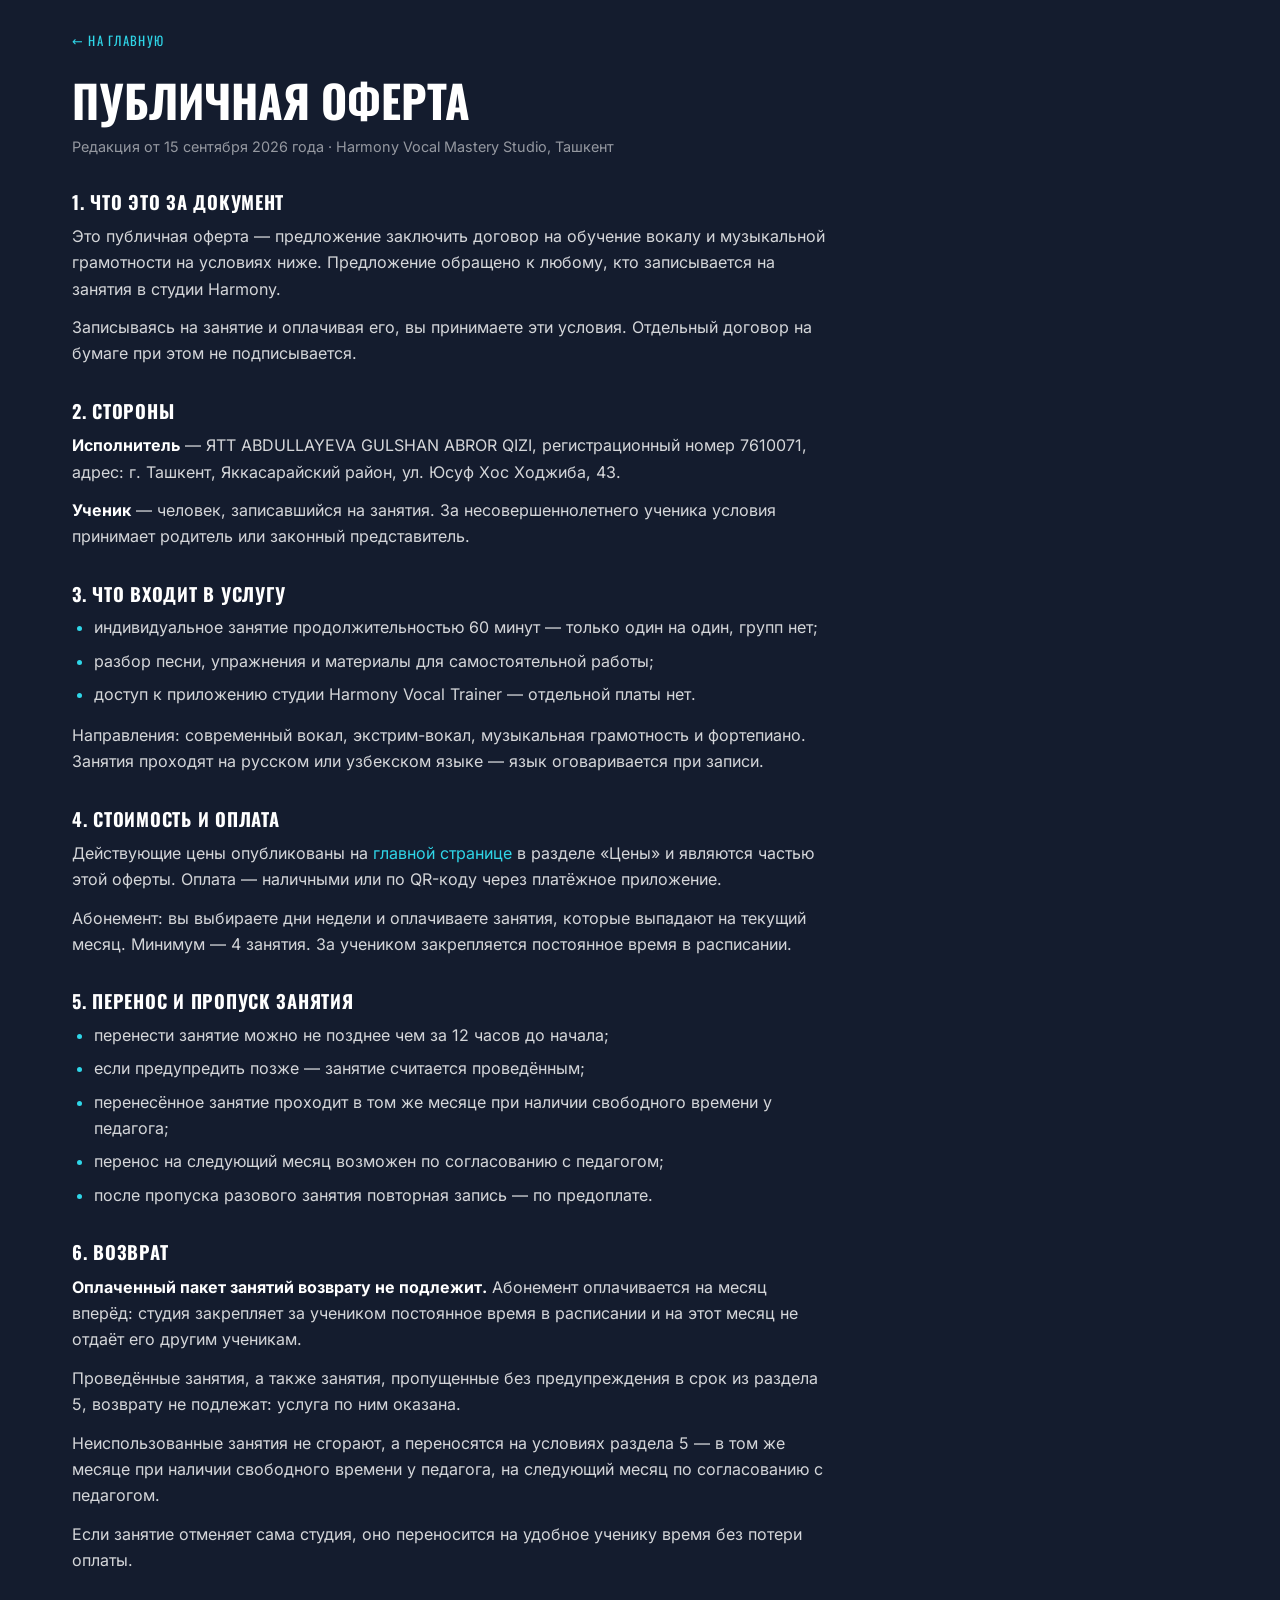
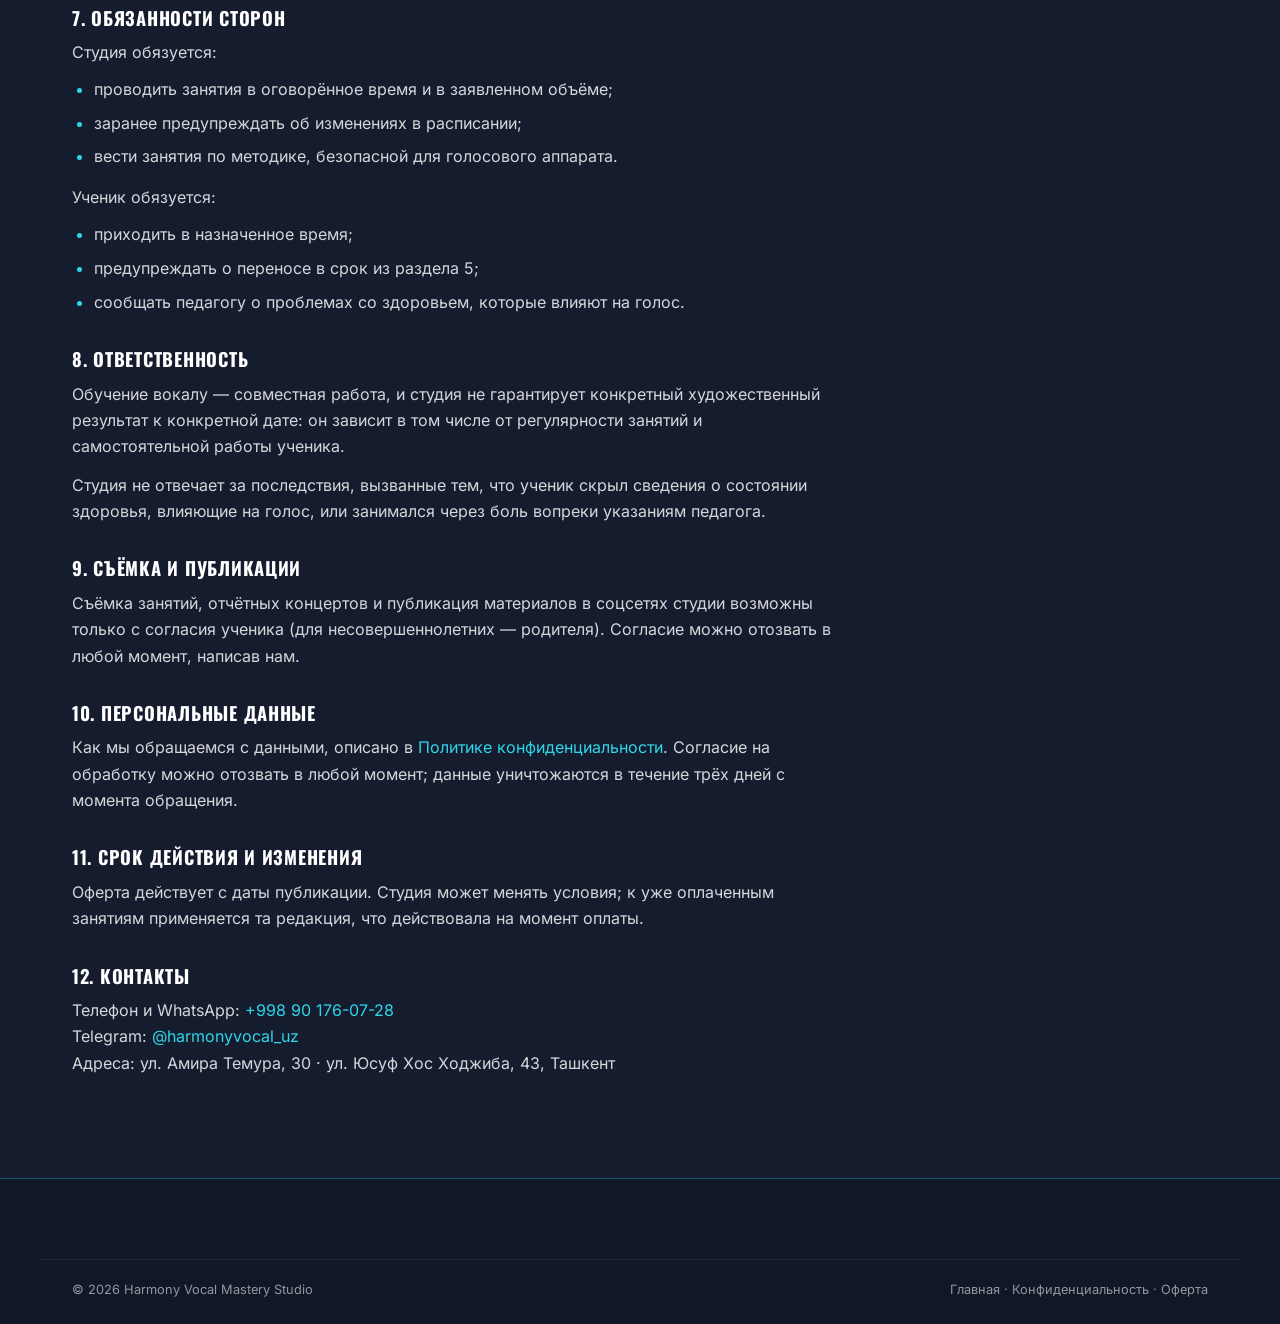
<file: offer.html>
<!doctype html>
<html lang="ru">
<head>
<meta charset="utf-8">
<meta name="viewport" content="width=device-width, initial-scale=1, viewport-fit=cover">
<meta name="theme-color" content="#141c2e">
<title>Публичная оферта | HARMONY</title>
<meta name="description" content="Условия обучения в вокальной студии Harmony в Ташкенте: что входит в занятие, оплата, перенос и отмена, возврат, ответственность сторон.">
<meta name="robots" content="index, follow">
<link rel="canonical" href="https://harmonyvocal.uz/offer.html">
<link rel="icon" href="assets/img/favicon.svg" type="image/svg+xml">
<link rel="icon" href="assets/img/apple-touch-icon.png" sizes="180x180">
<link rel="apple-touch-icon" href="assets/img/apple-touch-icon.png">
<link rel="stylesheet" href="assets/css/fonts.css">
<link rel="stylesheet" href="assets/css/base.css">
<link rel="stylesheet" href="assets/css/sections.css">
<link rel="stylesheet" href="assets/css/responsive.css">
<link rel="stylesheet" href="assets/css/doc.css">
</head>
<body>

<main class="doc">
  <div class="container">
    <a class="doc__back" href="index.html">← На главную</a>
    <h1 class="doc__title">Публичная оферта</h1>
    <p class="doc__meta">Редакция от 15 сентября 2026 года · Harmony Vocal Mastery Studio, Ташкент</p>


    <div class="doc__body">
      <h2>1. Что это за документ</h2>
      <p>
        Это публичная оферта — предложение заключить договор на обучение вокалу
        и музыкальной грамотности на условиях ниже. Предложение обращено к любому,
        кто записывается на занятия в студии Harmony.
      </p>
      <p>
        Записываясь на занятие и оплачивая его, вы принимаете эти условия.
        Отдельный договор на бумаге при этом не подписывается.
      </p>

      <h2>2. Стороны</h2>
      <p>
        <strong>Исполнитель</strong> — ЯТТ ABDULLAYEVA GULSHAN ABROR QIZI,
        регистрационный номер 7610071, адрес:
        г. Ташкент, Яккасарайский район, ул. Юсуф Хос Ходжиба, 43.
      </p>
      <p>
        <strong>Ученик</strong> — человек, записавшийся на занятия. За
        несовершеннолетнего ученика условия принимает родитель или законный
        представитель.
      </p>

      <h2>3. Что входит в услугу</h2>
      <ul>
        <li>индивидуальное занятие продолжительностью 60 минут — только один на один, групп нет;</li>
        <li>разбор песни, упражнения и материалы для самостоятельной работы;</li>
        <li>доступ к приложению студии Harmony Vocal Trainer — отдельной платы нет.</li>
      </ul>
      <p>
        Направления: современный вокал, экстрим-вокал, музыкальная грамотность
        и фортепиано. Занятия проходят на русском или узбекском языке — язык
        оговаривается при записи.
      </p>

      <h2>4. Стоимость и оплата</h2>
      <p>
        Действующие цены опубликованы на <a href="index.html#prices">главной странице</a>
        в разделе «Цены» и являются частью этой оферты. Оплата — наличными или
        по QR-коду через платёжное приложение.
      </p>
      <p>
        Абонемент: вы выбираете дни недели и оплачиваете занятия, которые
        выпадают на текущий месяц. Минимум — 4 занятия. За учеником закрепляется
        постоянное время в расписании.
      </p>

      <h2>5. Перенос и пропуск занятия</h2>
      <ul>
        <li>перенести занятие можно не позднее чем за 12 часов до начала;</li>
        <li>если предупредить позже — занятие считается проведённым;</li>
        <li>перенесённое занятие проходит в том же месяце при наличии свободного времени у педагога;</li>
        <li>перенос на следующий месяц возможен по согласованию с педагогом;</li>
        <li>после пропуска разового занятия повторная запись — по предоплате.</li>
      </ul>

      <h2>6. Возврат</h2>
      <p>
        <strong>Оплаченный пакет занятий возврату не подлежит.</strong> Абонемент
        оплачивается на месяц вперёд: студия закрепляет за учеником постоянное
        время в расписании и на этот месяц не отдаёт его другим ученикам.
      </p>
      <p>
        Проведённые занятия, а также занятия, пропущенные без предупреждения в
        срок из раздела 5, возврату не подлежат: услуга по ним оказана.
      </p>
      <p>
        Неиспользованные занятия не сгорают, а переносятся на условиях
        раздела 5 — в том же месяце при наличии свободного времени у педагога,
        на следующий месяц по согласованию с педагогом.
      </p>
      <p>
        Если занятие отменяет сама студия, оно переносится на удобное ученику
        время без потери оплаты.
      </p>

      <h2>7. Обязанности сторон</h2>
      <p>Студия обязуется:</p>
      <ul>
        <li>проводить занятия в оговорённое время и в заявленном объёме;</li>
        <li>заранее предупреждать об изменениях в расписании;</li>
        <li>вести занятия по методике, безопасной для голосового аппарата.</li>
      </ul>
      <p>Ученик обязуется:</p>
      <ul>
        <li>приходить в назначенное время;</li>
        <li>предупреждать о переносе в срок из раздела 5;</li>
        <li>сообщать педагогу о проблемах со здоровьем, которые влияют на голос.</li>
      </ul>

      <h2>8. Ответственность</h2>
      <p>
        Обучение вокалу — совместная работа, и студия не гарантирует конкретный
        художественный результат к конкретной дате: он зависит в том числе от
        регулярности занятий и самостоятельной работы ученика.
      </p>
      <p>
        Студия не отвечает за последствия, вызванные тем, что ученик скрыл
        сведения о состоянии здоровья, влияющие на голос, или занимался через
        боль вопреки указаниям педагога.
      </p>

      <h2>9. Съёмка и публикации</h2>
      <p>
        Съёмка занятий, отчётных концертов и публикация материалов в соцсетях
        студии возможны только с согласия ученика (для несовершеннолетних —
        родителя). Согласие можно отозвать в любой момент, написав нам.
      </p>

      <h2>10. Персональные данные</h2>
      <p>
        Как мы обращаемся с данными, описано в
        <a href="privacy.html">Политике конфиденциальности</a>. Согласие на
        обработку можно отозвать в любой момент; данные уничтожаются в течение
        трёх дней с момента обращения.
      </p>

      <h2>11. Срок действия и изменения</h2>
      <p>
        Оферта действует с даты публикации. Студия может менять условия;
        к уже оплаченным занятиям применяется та редакция, что действовала
        на момент оплаты.
      </p>

      <h2>12. Контакты</h2>
      <p>
        Телефон и WhatsApp: <a href="tel:+998901760728">+998 90 176-07-28</a><br>
        Telegram: <a href="https://t.me/harmonyvocal_uz" target="_blank" rel="noopener">@harmonyvocal_uz</a><br>
        Адреса: ул. Амира Темура, 30 · ул. Юсуф Хос Ходжиба, 43, Ташкент
      </p>
    </div>
  </div>
</main>

<footer class="footer">
  <div class="container footer__bottom">
    <p>© <span id="year">2026</span> Harmony Vocal Mastery Studio</p>
    <p><a href="index.html">Главная</a> · <a href="privacy.html">Конфиденциальность</a> · <a href="offer.html">Оферта</a></p>
  </div>
</footer>

<script>document.getElementById('year').textContent = new Date().getFullYear();</script>
</body>
</html>
</file>
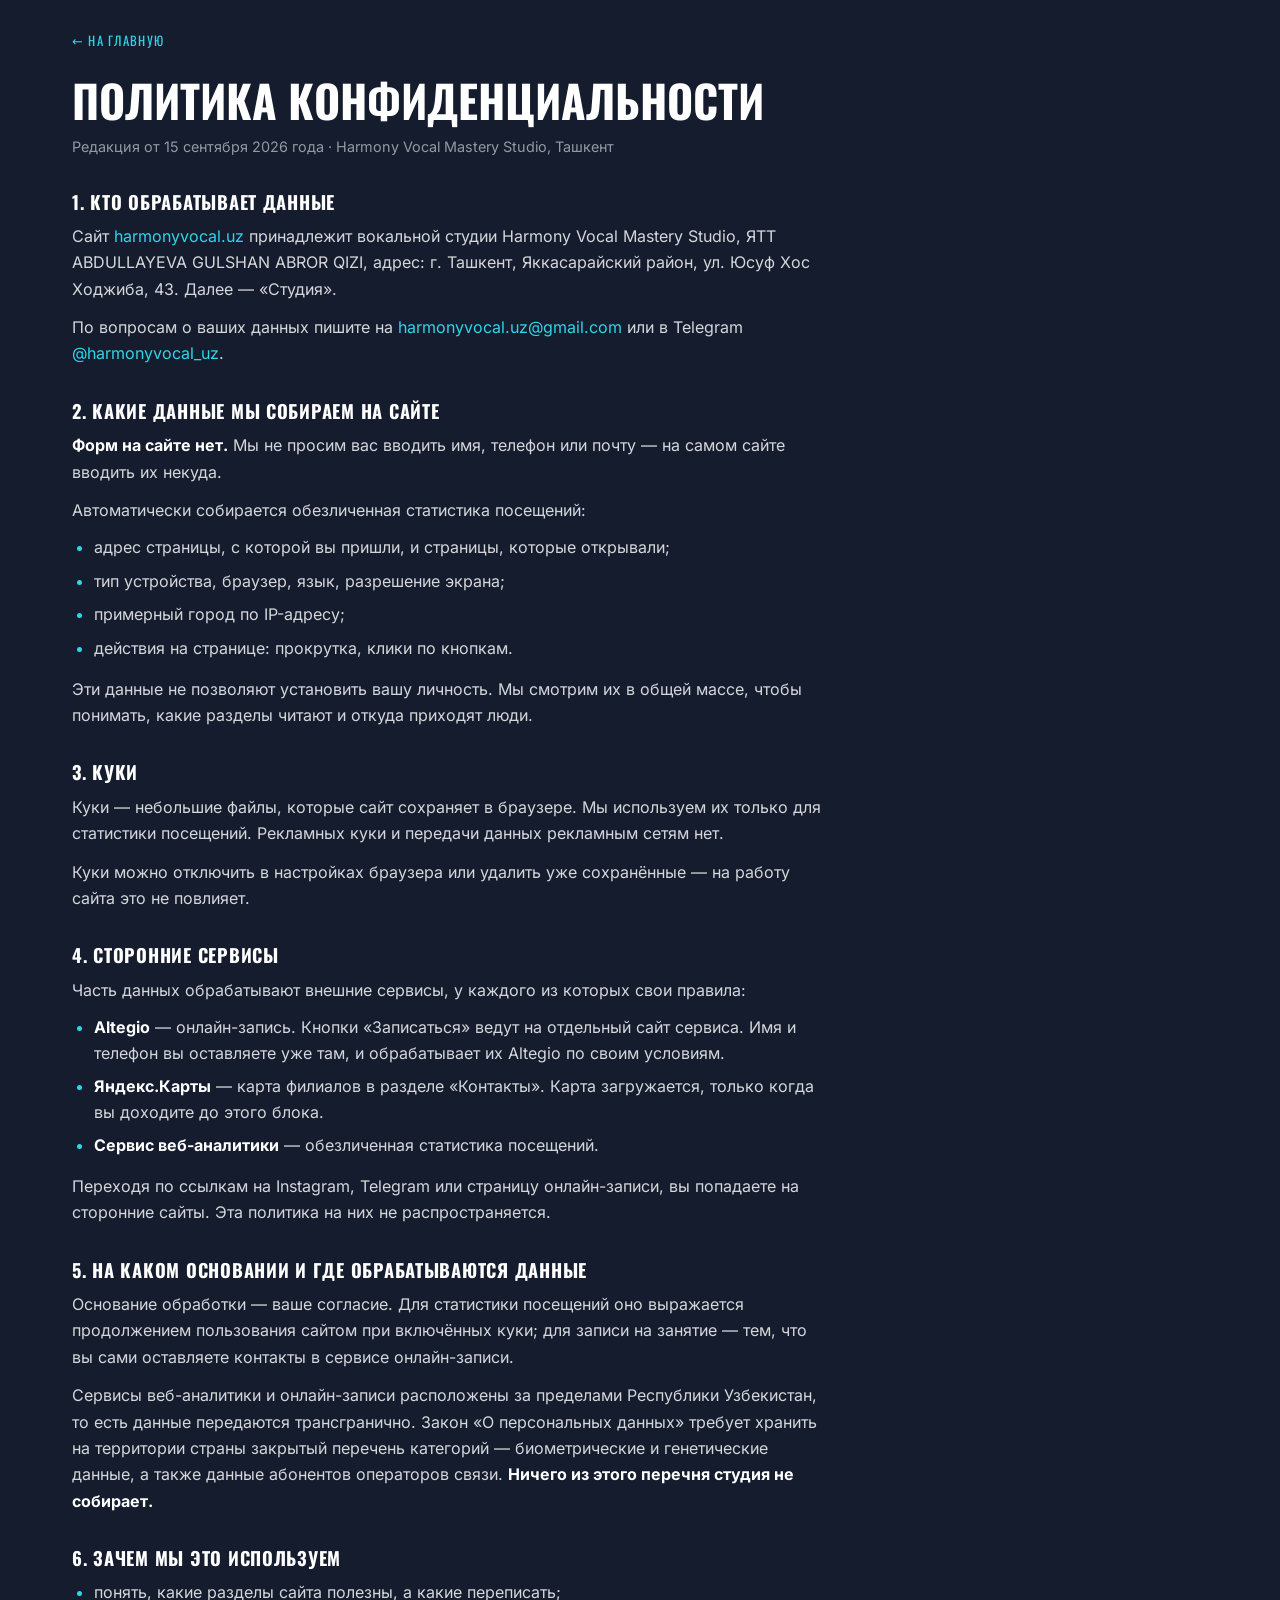
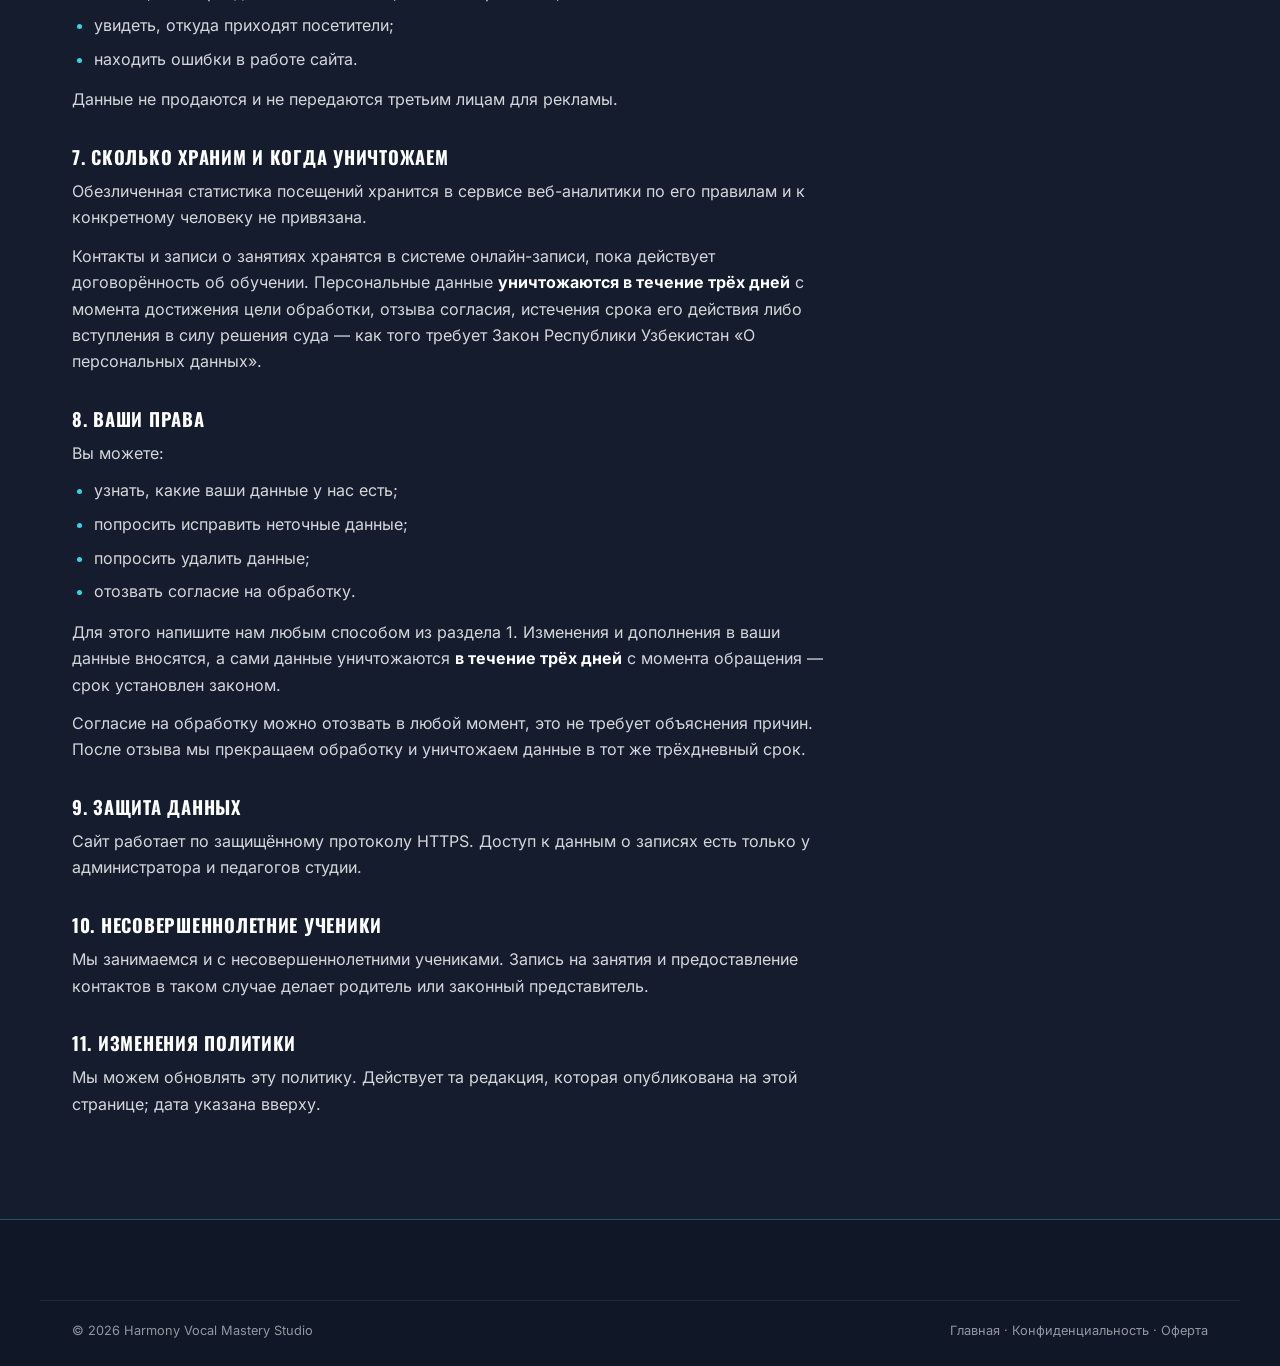
<file: privacy.html>
<!doctype html>
<html lang="ru">
<head>
<meta charset="utf-8">
<meta name="viewport" content="width=device-width, initial-scale=1, viewport-fit=cover">
<meta name="theme-color" content="#141c2e">
<title>Политика конфиденциальности | HARMONY</title>
<meta name="description" content="Как вокальная студия Harmony в Ташкенте обращается с данными посетителей сайта: что собирается, зачем, какие сервисы используются и как отказаться.">
<meta name="robots" content="index, follow">
<link rel="canonical" href="https://harmonyvocal.uz/privacy.html">
<link rel="icon" href="assets/img/favicon.svg" type="image/svg+xml">
<link rel="icon" href="assets/img/apple-touch-icon.png" sizes="180x180">
<link rel="apple-touch-icon" href="assets/img/apple-touch-icon.png">
<link rel="stylesheet" href="assets/css/fonts.css">
<link rel="stylesheet" href="assets/css/base.css">
<link rel="stylesheet" href="assets/css/sections.css">
<link rel="stylesheet" href="assets/css/responsive.css">
<link rel="stylesheet" href="assets/css/doc.css">
</head>
<body>

<main class="doc">
  <div class="container">
    <a class="doc__back" href="index.html">← На главную</a>
    <h1 class="doc__title">Политика конфиденциальности</h1>
    <p class="doc__meta">Редакция от 15 сентября 2026 года · Harmony Vocal Mastery Studio, Ташкент</p>


    <div class="doc__body">
      <h2>1. Кто обрабатывает данные</h2>
      <p>
        Сайт <a href="index.html">harmonyvocal.uz</a> принадлежит вокальной студии
        Harmony Vocal Mastery Studio, ЯТТ ABDULLAYEVA GULSHAN ABROR QIZI,
        адрес: г. Ташкент, Яккасарайский район, ул. Юсуф Хос Ходжиба, 43. Далее — «Студия».
      </p>
      <p>
        По вопросам о ваших данных пишите на <a href="mailto:harmonyvocal.uz@gmail.com">harmonyvocal.uz@gmail.com</a>
        или в Telegram <a href="https://t.me/harmonyvocal_uz" target="_blank" rel="noopener">@harmonyvocal_uz</a>.
      </p>

      <h2>2. Какие данные мы собираем на сайте</h2>
      <p>
        <strong>Форм на сайте нет.</strong> Мы не просим вас вводить имя, телефон
        или почту — на самом сайте вводить их некуда.
      </p>
      <p>Автоматически собирается обезличенная статистика посещений:</p>
      <ul>
        <li>адрес страницы, с которой вы пришли, и страницы, которые открывали;</li>
        <li>тип устройства, браузер, язык, разрешение экрана;</li>
        <li>примерный город по IP-адресу;</li>
        <li>действия на странице: прокрутка, клики по кнопкам.</li>
      </ul>
      <p>
        Эти данные не позволяют установить вашу личность. Мы смотрим их в общей
        массе, чтобы понимать, какие разделы читают и откуда приходят люди.
      </p>

      <h2>3. Куки</h2>
      <p>
        Куки — небольшие файлы, которые сайт сохраняет в браузере. Мы используем их
        только для статистики посещений. Рекламных куки и передачи данных
        рекламным сетям нет.
      </p>
      <p>
        Куки можно отключить в настройках браузера или удалить уже сохранённые —
        на работу сайта это не повлияет.
      </p>

      <h2>4. Сторонние сервисы</h2>
      <p>Часть данных обрабатывают внешние сервисы, у каждого из которых свои правила:</p>
      <ul>
        <li>
          <strong>Altegio</strong> — онлайн-запись. Кнопки «Записаться» ведут на
          отдельный сайт сервиса. Имя и телефон вы оставляете уже там, и
          обрабатывает их Altegio по своим условиям.
        </li>
        <li>
          <strong>Яндекс.Карты</strong> — карта филиалов в разделе «Контакты».
          Карта загружается, только когда вы доходите до этого блока.
        </li>
        <li>
          <strong>Сервис веб-аналитики</strong> — обезличенная статистика посещений.
        </li>
      </ul>
      <p>
        Переходя по ссылкам на Instagram, Telegram или страницу онлайн-записи,
        вы попадаете на сторонние сайты. Эта политика на них не распространяется.
      </p>

      <h2>5. На каком основании и где обрабатываются данные</h2>
      <p>
        Основание обработки — ваше согласие. Для статистики посещений оно
        выражается продолжением пользования сайтом при включённых куки; для записи
        на занятие — тем, что вы сами оставляете контакты в сервисе онлайн-записи.
      </p>
      <p>
        Сервисы веб-аналитики и онлайн-записи расположены за пределами Республики
        Узбекистан, то есть данные передаются трансгранично. Закон
        «О персональных данных» требует хранить на территории страны закрытый
        перечень категорий — биометрические и генетические данные, а также данные
        абонентов операторов связи. <strong>Ничего из этого перечня студия не
        собирает.</strong>
      </p>

      <h2>6. Зачем мы это используем</h2>
      <ul>
        <li>понять, какие разделы сайта полезны, а какие переписать;</li>
        <li>увидеть, откуда приходят посетители;</li>
        <li>находить ошибки в работе сайта.</li>
      </ul>
      <p>Данные не продаются и не передаются третьим лицам для рекламы.</p>

      <h2>7. Сколько храним и когда уничтожаем</h2>
      <p>
        Обезличенная статистика посещений хранится в сервисе веб-аналитики по его
        правилам и к конкретному человеку не привязана.
      </p>
      <p>
        Контакты и записи о занятиях хранятся в системе онлайн-записи, пока
        действует договорённость об обучении. Персональные данные
        <strong>уничтожаются в течение трёх дней</strong> с момента достижения цели
        обработки, отзыва согласия, истечения срока его действия либо вступления
        в силу решения суда — как того требует Закон Республики Узбекистан
        «О персональных данных».
      </p>

      <h2>8. Ваши права</h2>
      <p>Вы можете:</p>
      <ul>
        <li>узнать, какие ваши данные у нас есть;</li>
        <li>попросить исправить неточные данные;</li>
        <li>попросить удалить данные;</li>
        <li>отозвать согласие на обработку.</li>
      </ul>
      <p>
        Для этого напишите нам любым способом из раздела 1. Изменения и дополнения
        в ваши данные вносятся, а сами данные уничтожаются <strong>в течение трёх
        дней</strong> с момента обращения — срок установлен законом.
      </p>
      <p>
        Согласие на обработку можно отозвать в любой момент, это не требует
        объяснения причин. После отзыва мы прекращаем обработку и уничтожаем
        данные в тот же трёхдневный срок.
      </p>

      <h2>9. Защита данных</h2>
      <p>
        Сайт работает по защищённому протоколу HTTPS. Доступ к данным о записях
        есть только у администратора и педагогов студии.
      </p>

      <h2>10. Несовершеннолетние ученики</h2>
      <p>
        Мы занимаемся и с несовершеннолетними учениками. Запись на занятия и
        предоставление контактов в таком случае делает родитель или законный
        представитель.
      </p>

      <h2>11. Изменения политики</h2>
      <p>
        Мы можем обновлять эту политику. Действует та редакция, которая
        опубликована на этой странице; дата указана вверху.
      </p>
    </div>
  </div>
</main>

<footer class="footer">
  <div class="container footer__bottom">
    <p>© <span id="year">2026</span> Harmony Vocal Mastery Studio</p>
    <p><a href="index.html">Главная</a> · <a href="privacy.html">Конфиденциальность</a> · <a href="offer.html">Оферта</a></p>
  </div>
</footer>

<script>document.getElementById('year').textContent = new Date().getFullYear();</script>
</body>
</html>
</file>
<file: assets/css/fonts.css>
/* ===========================================================
   HARMONY — fonts.css
   Локальные шрифты вместо Google Fonts: меньше внешних запросов,
   стабильнее в Узбекистане. Variable-версии, подмножества latin + cyrillic
   (~100 КБ на все начертания).
   =========================================================== */

/* --- Oswald (заголовки), вариативный 200–700 --- */
@font-face{
  font-family:'Oswald';
  font-style:normal;
  font-weight:200 700;
  font-display:swap;
  src:url(../fonts/oswald-cyrillic.woff2) format('woff2');
  unicode-range:U+0301, U+0400-045F, U+0490-0491, U+04B0-04B1, U+2116;
}
@font-face{
  font-family:'Oswald';
  font-style:normal;
  font-weight:200 700;
  font-display:swap;
  src:url(../fonts/oswald-latin.woff2) format('woff2');
  unicode-range:U+0000-00FF, U+0131, U+0152-0153, U+02BB-02BC, U+02C6, U+02DA, U+02DC,
    U+0304, U+0308, U+0329, U+2000-206F, U+20AC, U+2122, U+2191, U+2193, U+2212, U+2215, U+FEFF, U+FFFD;
}

/* --- Inter (основной текст), вариативный 100–900 --- */
@font-face{
  font-family:'Inter';
  font-style:normal;
  font-weight:100 900;
  font-display:swap;
  src:url(../fonts/inter-cyrillic.woff2) format('woff2');
  unicode-range:U+0301, U+0400-045F, U+0490-0491, U+04B0-04B1, U+2116;
}
@font-face{
  font-family:'Inter';
  font-style:normal;
  font-weight:100 900;
  font-display:swap;
  src:url(../fonts/inter-latin.woff2) format('woff2');
  unicode-range:U+0000-00FF, U+0131, U+0152-0153, U+02BB-02BC, U+02C6, U+02DA, U+02DC,
    U+0304, U+0308, U+0329, U+2000-206F, U+20AC, U+2122, U+2191, U+2193, U+2212, U+2215, U+FEFF, U+FFFD;
}
</file>
<file: assets/css/base.css>
/* ===========================================================
   HARMONY — base.css
   Переменные, сброс, типографика, кнопки, общий декор
   Mobile-first: базовые стили = мобильные, брейкпоинты в responsive.css
   =========================================================== */

:root{
  /* Фон */
  --bg:        #141c2e;
  --bg-2:      #1b2438;
  --bg-3:      #202b42;
  --ink:       #0e1523;

  /* Акцент */
  --cyan:      #2fd6e8;
  --cyan-2:    #35c9dc;
  --cyan-dim:  rgba(47, 214, 232, .18);
  --cyan-line: rgba(47, 214, 232, .32);

  /* Текст */
  --white:     #ffffff;
  --text:      rgba(255, 255, 255, .82);
  --muted:     rgba(255, 255, 255, .55);
  --faint:     rgba(255, 255, 255, .12);

  /* Типографика */
  --font-display: 'Oswald', 'Arial Narrow', system-ui, sans-serif;
  --font-body: 'Inter', system-ui, -apple-system, 'Segoe UI', Roboto, sans-serif;

  /* Сетка */
  --container: 1200px;
  --gutter: 20px;
  --radius: 14px;
  --section-pad: 46px;

  --ease: cubic-bezier(.22,.61,.36,1);
}

*,*::before,*::after{ box-sizing:border-box; }

html{
  -webkit-text-size-adjust:100%;
  scroll-behavior:smooth;
  scroll-padding-top:72px;
}

body{
  margin:0;
  background:var(--bg);
  color:var(--text);
  font-family:var(--font-body);
  font-size:16px;
  line-height:1.6;
  /* overflow-x:hidden здесь НЕ ставим: в этом режиме браузер может считать
     точкой отсчёта для position:fixed сам body, и шапка уезжает в середину
     страницы. Вылет декора обрезают сами секции (.hero{overflow:hidden}). */
  -webkit-font-smoothing:antialiased;
  text-rendering:optimizeLegibility;
}

/* height:auto — чтобы атрибут height в разметке не ломал пропорции,
   когда ширину задаёт CSS (иначе aspect-ratio не срабатывает) */
img,svg{ max-width:100%; display:block; height:auto; }
a{ color:inherit; text-decoration:none; }
button{ font:inherit; color:inherit; cursor:pointer; border:0; background:none; }
ul{ margin:0; padding:0; list-style:none; }
h1,h2,h3,h4{ margin:0; font-weight:700; line-height:1.05; color:var(--white); }

/* Длинные слова не должны распирать сетку и вылезать за экран */
h1,h2,h3,h4,p,li,summary,b,span{ overflow-wrap:break-word; }

/* Элемент грида по умолчанию не сжимается уже своего контента (min-width:auto),
   из-за этого колонки расползались и карточки уезжали за вьюпорт */
.method__grid > *, .tracks__grid > *, .steps > *,
.prices__grid > *, .teachers__grid > *, .places > *, .reviews__grid > *,
.myths__list > *, .footer__inner > *, .contacts__grid > *, .app__inner > *{
  min-width:0;
}
p{ margin:0 0 1em; }
p:last-child{ margin-bottom:0; }

::selection{ background:var(--cyan); color:var(--ink); }

/* ---------- ВЫДЕЛЕНИЕ ТЕКСТА ----------
   Запрещаем там, где выделять нечего и где оно выглядит мусором: крупные
   заголовки (у них поверх лежит копия с шумовой маской, и на выделении
   вместо фактуры получается бирюзовая заливка во всю строку), кнопки,
   меню, бегущая строка, служебные подписи и элементы управления.

   Везде, где текст можно захотеть скопировать, выделение оставлено:
   адреса филиалов, телефон, цены, описания направлений и педагогов,
   ответы в FAQ, правовые страницы. Люди копируют адрес, чтобы вставить
   его в карты или такси — отнимать это ради косметики не стоит. */
.display,
.display__line,
.kicker,
.btn,
.header,
.nav,
.footer__nav,
.marquee,
.faq__item > summary,
.map__tab,
.slider__dots,
.slider__arrow,
.quick,
.preloader,
.track__tag,
.price__badge,
.place__num,
.sub__formula,
.hero__facts,
.hero__scroll,
.teacher__ripple{
  -webkit-user-select:none;
  user-select:none;
}

/* Серая вспышка при касании на мобильных — у нас свои состояния нажатия */
a, button, summary, .btn{ -webkit-tap-highlight-color:transparent; }

:focus-visible{
  outline:2px solid var(--cyan);
  outline-offset:3px;
  border-radius:4px;
}

.container{
  width:100%;
  max-width:var(--container);
  margin:0 auto;
  padding:0 var(--gutter);
}

/* ---------- ТИПОГРАФИКА ---------- */

.display{
  font-family:var(--font-display);
  font-weight:700;
  text-transform:uppercase;
  letter-spacing:.01em;
  line-height:.94;
}

/* «Потёртость»: копия текста с шумовой маской поверх основной надписи.
   Даёт фактуру рок-афиши, не ломая читаемость. */
.display[data-text],
.display__line[data-text]{ position:relative; }

.display[data-text]::after,
.display__line[data-text]::after{
  content:attr(data-text);
  position:absolute; inset:0;
  color:var(--ink);
  opacity:.5;
  pointer-events:none;
  -webkit-mask-image:url("data:image/svg+xml,%3Csvg xmlns='http://www.w3.org/2000/svg' width='220' height='220'%3E%3Cfilter id='n'%3E%3CfeTurbulence type='fractalNoise' baseFrequency='.85' numOctaves='4' stitchTiles='stitch'/%3E%3CfeColorMatrix type='saturate' values='0'/%3E%3C/filter%3E%3Crect width='220' height='220' filter='url(%23n)'/%3E%3C/svg%3E");
  mask-image:url("data:image/svg+xml,%3Csvg xmlns='http://www.w3.org/2000/svg' width='220' height='220'%3E%3Cfilter id='n'%3E%3CfeTurbulence type='fractalNoise' baseFrequency='.85' numOctaves='4' stitchTiles='stitch'/%3E%3CfeColorMatrix type='saturate' values='0'/%3E%3C/filter%3E%3Crect width='220' height='220' filter='url(%23n)'/%3E%3C/svg%3E");
  -webkit-mask-size:220px 220px;
  mask-size:220px 220px;
}

.kicker{
  font-family:var(--font-display);
  font-size:.8rem;
  font-weight:600;
  letter-spacing:.22em;
  text-transform:uppercase;
  color:var(--cyan);
  margin:0 0 14px;
}

.section__title{
  font-size:clamp(2.1rem, 9vw, 4.2rem);
  margin-bottom:18px;
}

.section__lead{
  max-width:62ch;
  color:var(--muted);
  font-size:1rem;
}

/* ---------- КНОПКИ ---------- */

.btn{
  display:inline-flex;
  align-items:center;
  justify-content:center;
  gap:8px;
  padding:15px 26px;
  font-family:var(--font-display);
  font-size:.95rem;
  font-weight:600;
  letter-spacing:.1em;
  text-transform:uppercase;
  border-radius:6px;
  transition:transform .25s var(--ease), background-color .25s, color .25s, box-shadow .25s, border-color .25s;
}
.btn:active{ transform:translateY(1px); }

.btn--primary{
  background:var(--cyan);
  color:var(--ink);
}
.btn--primary:hover{
  background:var(--white);
}

.btn--ghost{
  border:1px solid var(--cyan-line);
  color:var(--white);
  background:rgba(47,214,232,.05);
}
.btn--ghost:hover{
  border-color:var(--cyan);
  background:rgba(47,214,232,.12);
}

.btn--sm{ padding:11px 18px; font-size:.82rem; }
.btn--full{ width:100%; }

/* ---------- ФОНОВЫЙ ДЕКОР ---------- */

.bg-decor{
  position:fixed; inset:0;
  z-index:0;
  pointer-events:none;
  overflow:hidden;
}

/* Две мягкие подсветки вместо колец, полос и зерна: фон дышит,
   но не спорит с содержимым. Кольца ушли ещё и потому, что дублировали
   лучи на самой картинке микрофона. */
.bg-decor__glow{
  position:absolute;
  top:-20vh; right:-18vw;
  width:min(120vw, 900px);
  aspect-ratio:1;
  border-radius:50%;
  background:radial-gradient(circle at center,
    rgba(47,214,232,.13), rgba(47,214,232,.05) 42%, transparent 68%);
  filter:blur(28px);
}
.bg-decor__glow--2{
  top:auto; right:auto;
  bottom:-26vh; left:-24vw;
  width:min(110vw, 780px);
  background:radial-gradient(circle at center,
    rgba(79,140,255,.11), rgba(47,214,232,.04) 45%, transparent 70%);
}

/* Секции лежат над декором. Шапку сюда не включаем — у неё своя
   позиция (sticky), и это правило её перебивало бы. */
main, .footer, .marquee{ position:relative; z-index:1; }

.section{
  padding:var(--section-pad) 0;
  position:relative;
}

.section__head{ margin-bottom:24px; }

/* ---------- ЛОГОТИП-ЭКВАЛАЙЗЕР ---------- */

.logo{
  display:inline-flex;
  align-items:center;
}
.logo__img{
  height:30px;
  width:auto;
}
.header.is-stuck .logo__img{ height:26px; }
.logo__img,
.footer__logo,
.preloader__logo{ transition:height .35s var(--ease); }

/* ---------- ПРЕЛОАДЕР ---------- */

.preloader{
  position:fixed; inset:0;
  z-index:200;
  display:flex;
  flex-direction:column;
  align-items:center;
  justify-content:center;
  gap:22px;
  background:var(--bg);
  transition:opacity .5s var(--ease), visibility .5s;
}
.preloader.is-hidden{ opacity:0; visibility:hidden; }

/* Кольцо вокруг надписи: пластинка и индикатор загрузки в одном.
   Нарочно скромное — одна тонкая линия по кругу и один бирюзовый
   сегмент, который по ней бежит. Ни заливки, ни свечения. */
.preloader__ring{
  position:relative;
  display:grid;
  place-items:center;
  width:268px;
  aspect-ratio:1;
}
.preloader__ring::before,
.preloader__ring::after{
  content:'';
  position:absolute;
  inset:0;
  border-radius:50%;
  border:1px solid transparent;
}
/* сама окружность — еле заметная */
.preloader__ring::before{ border-color:rgba(255,255,255,.10); }
/* бегущий сегмент */
.preloader__ring::after{
  border-top-color:rgba(47,214,232,.7);
  animation:ringSpin 1.3s linear infinite;
}

@keyframes ringSpin{
  to{ transform:rotate(360deg); }
}

.preloader__logo{
  height:34px;
  width:auto;
  opacity:.85;
}

/* ---------- ПОЯВЛЕНИЕ БЛОКОВ ПРИ ПРОКРУТКЕ ----------
   Класс js-anim ставит JS, поэтому без скриптов весь контент виден сразу.
   Анимация — только прозрачность: никаких сдвигов, чтобы блоки
   не могли наехать друг на друга ни в одном браузере. */

.js-anim .reveal,
.js-anim .reveal-stagger{
  opacity:0;
  filter:blur(9px);
  transform:scale(.988);
  transition:opacity .6s var(--ease), filter .6s var(--ease), transform .6s var(--ease);
}
.js-anim .reveal.is-in,
.js-anim .reveal-stagger.is-in{
  opacity:1;
  filter:blur(0);
  transform:none;
}

/* Первый экран ведёт GSAP-таймлайн; если GSAP не загрузился —
   эти элементы всё равно остаются видимыми.
   Размытие и масштаб здесь тоже снимаем: таймлайн трогает только
   прозрачность, и без этого сброса первый экран остался бы мутным. */
.js-anim #hero .reveal{ opacity:1; filter:none; transform:none; }

/* ---------- ДОСТУПНОСТЬ: меньше движения ---------- */

@media (prefers-reduced-motion: reduce){
  html{ scroll-behavior:auto; }
  *,*::before,*::after{
    animation-duration:.01ms !important;
    animation-iteration-count:1 !important;
    transition-duration:.01ms !important;
  }
}
</file>
<file: assets/css/sections.css>
/* ===========================================================
   HARMONY — sections.css
   Стили по секциям (mobile-first)
   =========================================================== */

/* ================= ХЕДЕР ================= */

/* sticky вместо fixed: не зависит от того, какие свойства окажутся
   у предков (transform, filter, overflow), — шапка всегда липнет к верху */
.header{
  position:sticky;
  top:0;
  z-index:100;
  padding:14px 0;
  transition:background-color .35s var(--ease), padding .35s var(--ease), box-shadow .35s;
}
.header.is-stuck{
  /* плотный фон — запасной вариант, если размытие не поддерживается */
  background:#111827;
  background:color-mix(in srgb, var(--ink) 97%, transparent);
  padding:9px 0;
  box-shadow:0 1px 0 rgba(47,214,232,.16);
}
@supports ((backdrop-filter: blur(1px)) or (-webkit-backdrop-filter: blur(1px))){
  .header.is-stuck{
    background:color-mix(in srgb, var(--ink) 62%, transparent);
    -webkit-backdrop-filter:blur(20px) saturate(1.4);
    backdrop-filter:blur(20px) saturate(1.4);
  }
}

.header__inner{
  display:flex;
  align-items:center;
  justify-content:space-between;
  gap:16px;
}

.nav{
  position:fixed;
  inset:0;
  width:100%;
  height:100dvh;
  padding:100px 26px 40px;
  background:var(--ink);
  display:flex;
  flex-direction:column;
  gap:4px;
  transform:translateX(100%);
  transition:transform .4s var(--ease);
  overflow-y:auto;
  z-index:105;
}
.nav.is-open{ transform:translateX(0); }

.nav__link{
  font-family:var(--font-display);
  font-size:1.15rem;
  letter-spacing:.1em;
  text-transform:uppercase;
  color:var(--white);
  padding:13px 0;
  border-bottom:1px solid rgba(255,255,255,.07);
  transition:color .25s, padding-left .25s var(--ease);
}
.nav__link:hover,
.nav__link.is-active{ color:var(--cyan); }

.nav__cta{ margin-top:22px; }

.burger{
  width:42px; height:42px;
  display:flex;
  flex-direction:column;
  align-items:center;
  justify-content:center;
  gap:5px;
  z-index:110;
  flex:none;
}
.burger span{
  display:block;
  width:24px; height:2px;
  background:var(--white);
  border-radius:2px;
  transition:transform .3s var(--ease), opacity .2s;
}
.burger[aria-expanded="true"] span:nth-child(1){ transform:translateY(7px) rotate(45deg); }
.burger[aria-expanded="true"] span:nth-child(2){ opacity:0; }
.burger[aria-expanded="true"] span:nth-child(3){ transform:translateY(-7px) rotate(-45deg); }

body.nav-open{ overflow:hidden; }

/* ================= HERO ================= */

.hero{
  position:relative;
  min-height:calc(100svh - 68px);
  display:flex;
  align-items:center;
  padding:40px 0 90px;
  overflow:hidden;
}

.hero__inner{
  display:flex;
  flex-direction:column;
  gap:34px;
}

.hero__content{ position:relative; z-index:2; }

.hero__title{
  font-size:clamp(2.6rem, 12.5vw, 6.4rem);
  margin-bottom:22px;
}
.display__line{ display:block; }
.display__line--accent{ color:var(--cyan); }
.display__line--accent::after{ opacity:.42; }

.hero__lead{
  max-width:56ch;
  font-size:1.02rem;
  color:var(--text);
  margin-bottom:28px;
}

.hero__cta{
  display:flex;
  flex-wrap:wrap;
  gap:12px;
  margin-bottom:38px;
}
.hero__cta .btn{ flex:1 1 auto; min-width:210px; }

.hero__facts{
  display:flex;
  flex-wrap:wrap;
  gap:14px 26px;
  padding-top:24px;
  border-top:1px solid var(--faint);
}
.hero__facts li{ display:flex; flex-direction:column; }
.hero__facts b{
  font-family:var(--font-display);
  font-size:1.75rem;
  color:var(--cyan);
  line-height:1;
}
.hero__facts span{
  font-size:.8rem;
  color:var(--muted);
  margin-top:5px;
}

/* Микрофон.
   На мобильных — водяной знак за текстом (экономим первый экран),
   на десктопе (responsive.css) становится полноценной второй колонкой. */
.hero__visual{
  position:absolute;
  top:48%; right:-30%;
  transform:translateY(-50%);
  width:88vw;
  /* водяной знак за текстом: новый микрофон плотнее прежнего,
     поэтому прозрачности нужно больше, иначе рёбра шумят под строками */
  opacity:.15;
  z-index:0;
  pointer-events:none;
  display:flex;
  justify-content:center;
  align-items:center;
}
.hero__mic{
  position:relative;
  z-index:2;
  width:100%;
  /* тени нет: на тёмном фоне чёрное размытие не видно, а браузер
     всё равно пересчитывал бы его на всю картинку при каждом кадре */
}

.hero__scroll{
  position:absolute;
  bottom:22px; left:50%;
  transform:translateX(-50%);
  display:flex;
  flex-direction:column;
  align-items:center;
  gap:8px;
  color:var(--muted);
  font-family:var(--font-display);
  font-size:.7rem;
  letter-spacing:.2em;
  text-transform:uppercase;
}
.hero__scroll-line{
  width:1px; height:42px;
  background:linear-gradient(180deg, transparent, var(--cyan));
  position:relative;
  overflow:hidden;
}
.hero__scroll-line::after{
  content:'';
  position:absolute; top:-42px; left:0;
  width:1px; height:42px;
  background:var(--cyan);
  animation:scrollDot 1.9s var(--ease) infinite;
}
@keyframes scrollDot{
  0%  { transform:translateY(0); }
  100%{ transform:translateY(84px); }
}

/* ================= БЕГУЩАЯ СТРОКА ================= */

.marquee{
  overflow:hidden;
  border-top:1px solid var(--cyan-line);
  border-bottom:1px solid var(--cyan-line);
  background:rgba(47,214,232,.05);
  padding:13px 0;
}
.marquee__track{
  display:flex;
  align-items:center;
  width:max-content;
  animation:marquee 34s linear infinite;
  font-family:var(--font-display);
  font-size:1rem;
  letter-spacing:.16em;
  text-transform:uppercase;
  color:var(--white);
  white-space:nowrap;
}
/* Интервалы живут внутри группы, между группами их нет: замыкающий отступ
   несёт сама группа. Иначе шаг анимации не совпал бы с шириной группы —
   ровно на этом лента раньше дёргалась на стыке. */
.marquee__group{
  display:flex;
  align-items:center;
  gap:22px;
  padding-right:22px;
}
.marquee__track i{ color:var(--cyan); font-style:normal; font-size:.6rem; }
/* -20% — это ровно одна группа из пяти */
@keyframes marquee{
  from{ transform:translateX(0); }
  to  { transform:translateX(-20%); }
}

/* ================= МЕТОД ================= */

.method__grid{
  display:grid;
  grid-template-columns:1fr;
  gap:14px;
  margin-bottom:36px;
}

.card{
  position:relative;
  padding:26px 22px;
  background:linear-gradient(160deg, rgba(255,255,255,.045), rgba(255,255,255,.015));
  border:1px solid rgba(255,255,255,.08);
  border-radius:var(--radius);
  overflow:hidden;
  transition:border-color .3s, transform .35s var(--ease), background-color .3s;
}
.card::before{
  content:'';
  position:absolute; left:0; top:0; bottom:0;
  width:2px;
  background:var(--cyan);
  transform:scaleY(0);
  transform-origin:top;
  transition:transform .4s var(--ease);
}
.card:hover{
  border-color:var(--cyan-line);
  transform:translateY(-4px);
}
.card:hover::before{ transform:scaleY(1); }

.card h3{
  font-family:var(--font-display);
  font-size:1.32rem;
  letter-spacing:.02em;
  text-transform:uppercase;
  margin-bottom:9px;
}
.card p{ color:var(--muted); font-size:.95rem; }

/* Мифы */
.myths{
  border:1px solid var(--cyan-line);
  border-radius:var(--radius);
  background:rgba(47,214,232,.04);
  overflow:hidden;
}
.myths__title{
  padding:24px 20px 4px;
  font-family:var(--font-display);
  font-size:1.3rem;
  text-transform:uppercase;
  letter-spacing:.04em;
  color:var(--cyan);
}
.myths .myths__list{ padding:14px 20px 24px; }
.myths__list{
  display:grid;
  grid-template-columns:1fr;
  gap:20px;
}
.myth{ padding-bottom:18px; border-bottom:1px solid rgba(255,255,255,.07); }
.myth:last-child{ border-bottom:0; padding-bottom:0; }

.myth__wrong,
.myth__right{ margin:0; font-size:.95rem; }
.myth__wrong{
  color:var(--muted);
  text-decoration:line-through;
  text-decoration-color:rgba(255,255,255,.25);
  margin-bottom:8px;
}
.myth__right{ color:var(--white); }

/* ================= ТРЕКИ ================= */

.tracks__grid{
  display:grid;
  grid-template-columns:1fr;
  gap:18px;
}

.track{
  position:relative;
  display:flex;
  flex-direction:column;
  padding:30px 22px;
  border:1px solid rgba(255,255,255,.1);
  border-radius:var(--radius);
  background:linear-gradient(170deg, var(--bg-2), rgba(27,36,56,.4));
  transition:transform .35s var(--ease), border-color .3s;
}
.track:hover{ transform:translateY(-5px); border-color:var(--cyan-line); }

.track--accent{
  border-color:var(--cyan-line);
  background:
    radial-gradient(120% 80% at 100% 0%, rgba(47,214,232,.14), transparent 60%),
    linear-gradient(170deg, var(--bg-2), rgba(27,36,56,.5));
  box-shadow:0 24px 60px -30px rgba(0,0,0,.8);
}

.track__badge{
  position:absolute;
  top:-11px; left:20px;
  padding:5px 12px;
  background:var(--cyan);
  color:var(--ink);
  font-family:var(--font-display);
  font-size:.7rem;
  letter-spacing:.13em;
  text-transform:uppercase;
  border-radius:4px;
}

.track__tag{
  display:inline-block;
  font-family:var(--font-display);
  font-size:.72rem;
  letter-spacing:.2em;
  text-transform:uppercase;
  color:var(--cyan);
  margin-bottom:10px;
}
.track__title{
  font-family:var(--font-display);
  font-size:clamp(1.8rem, 7vw, 2.5rem);
  text-transform:uppercase;
  letter-spacing:.01em;
  margin-bottom:8px;
}
.track__sub{ color:var(--muted); font-size:.95rem; margin-bottom:20px; }

/* Список растягивается на свободную высоту — за счёт этого подпись и
   кнопка прижимаются к низу карточки и встают на один уровень во всех
   трёх колонках. Раньше карточки были одной высоты, а кнопки внутри
   плавали: разброс доходил до 165 px. */
.track__list{ margin-bottom:20px; flex:1 1 auto; }
.track__list li{
  position:relative;
  padding:9px 0 9px 26px;
  font-size:.95rem;
  border-bottom:1px solid rgba(255,255,255,.06);
}
.track__list li::before{
  content:'';
  position:absolute;
  left:0; top:16px;
  width:11px; height:2px;
  background:var(--cyan);
}

/* Подпись с уточнением под списком: «С 7–8 лет», «Ведёт Камила».
   Здесь была висячая запятая — селектор склеивался со следующим
   правилом, и подпись молча получала стили секции «Первое занятие»:
   display:grid, свой gap и отступ. */
.track__meta{
  margin:0 0 16px;
  color:var(--muted);
  font-size:.9rem;
  line-height:1.4;
}

/* ================= ПЕРВОЕ ЗАНЯТИЕ ================= */

.steps{
  display:grid;
  grid-template-columns:1fr;
  gap:14px;
  counter-reset:step;
  padding:0;
  list-style:none;
}

.step{
  position:relative;
  padding:24px 22px 24px 66px;
  border:1px solid rgba(255,255,255,.08);
  border-radius:var(--radius);
  background:linear-gradient(160deg, rgba(255,255,255,.045), rgba(255,255,255,.015));
  transition:border-color .3s, transform .35s var(--ease);
}
.step:hover{ border-color:var(--cyan-line); transform:translateY(-3px); }

.step__num{
  position:absolute;
  left:20px; top:22px;
  width:32px; height:32px;
  display:flex;
  align-items:center;
  justify-content:center;
  border-radius:50%;
  border:1px solid var(--cyan);
  color:var(--cyan);
  font-family:var(--font-display);
  font-size:1rem;
}
.step h3{
  font-family:var(--font-display);
  font-size:1.25rem;
  text-transform:uppercase;
  letter-spacing:.02em;
  margin-bottom:7px;
}
.step p{ color:var(--muted); font-size:.95rem; }

.first__cta{
  margin-top:28px;
  padding:24px 22px;
  border:1px solid var(--cyan-line);
  border-radius:var(--radius);
  background:
    radial-gradient(100% 130% at 0% 0%, rgba(47,214,232,.12), transparent 60%),
    var(--bg-2);
  display:flex;
  flex-direction:column;
  gap:20px;
}
.first__price{ display:grid; gap:12px; }
.first__price-line{
  margin:0;
  display:flex;
  align-items:baseline;
  gap:10px;
  flex-wrap:wrap;
}
.first__price-line b{
  font-family:var(--font-display);
  font-size:1.5rem;
  color:var(--cyan);
  line-height:1;
}
.first__price-line span{ color:var(--muted); font-size:.9rem; }

.first__honest{
  margin-top:22px;
  padding:20px 22px;
  border-left:2px solid var(--cyan);
  background:rgba(47,214,232,.06);
  border-radius:0 var(--radius) var(--radius) 0;
  color:var(--muted);
  font-size:.97rem;
  max-width:78ch;
}
.first__honest b{ color:var(--white); font-weight:600; }

/* ================= ЦЕНЫ ================= */

.prices__grid{
  display:grid;
  grid-template-columns:1fr;
  gap:18px;
  margin-bottom:24px;
}

.price{
  position:relative;
  display:flex;
  flex-direction:column;
  padding:30px 22px;
  border:1px solid rgba(255,255,255,.1);
  border-radius:var(--radius);
  background:linear-gradient(170deg, var(--bg-2), rgba(27,36,56,.4));
  transition:transform .35s var(--ease), border-color .3s;
}
.price:hover{ transform:translateY(-5px); border-color:var(--cyan-line); }

.price--accent{
  border-color:var(--cyan-line);
  background:
    radial-gradient(120% 80% at 100% 0%, rgba(47,214,232,.14), transparent 60%),
    linear-gradient(170deg, var(--bg-2), rgba(27,36,56,.5));
  box-shadow:0 24px 60px -30px rgba(0,0,0,.8);
}

.price__badge{
  position:absolute;
  top:-11px; left:20px;
  padding:5px 12px;
  background:var(--cyan);
  color:var(--ink);
  font-family:var(--font-display);
  font-size:.72rem;
  letter-spacing:.13em;
  text-transform:uppercase;
  border-radius:4px;
}

.price__title{
  font-family:var(--font-display);
  font-size:clamp(1.7rem, 6vw, 2.2rem);
  text-transform:uppercase;
  letter-spacing:.01em;
  margin-bottom:6px;
}
.price__sub{ color:var(--muted); font-size:.92rem; margin-bottom:22px; }

.price__rows{ display:grid; gap:2px; margin-bottom:18px; }

.price__row{
  display:flex;
  align-items:baseline;
  justify-content:space-between;
  gap:14px;
  padding:14px 16px;
  border-radius:9px;
  background:rgba(255,255,255,.04);
}
.price__row--best{
  background:rgba(47,214,232,.12);
  border:1px solid var(--cyan-line);
}
.price__label{ color:var(--muted); font-size:.92rem; }
.price__value{
  font-family:var(--font-display);
  font-size:1.5rem;
  color:var(--white);
  white-space:nowrap;
}
.price__row--best .price__value{ color:var(--cyan); }
.price__value i{
  font-style:normal;
  font-size:.82rem;
  letter-spacing:.08em;
  color:var(--muted);
}

.price__save{
  font-size:.88rem;
  color:var(--muted);
  margin-bottom:20px;
  margin-top:auto;
}

/* Абонемент */
.sub{
  padding:24px 22px;
  border:1px solid var(--cyan-line);
  border-radius:var(--radius);
  background:rgba(47,214,232,.04);
}
.sub__title{
  font-family:var(--font-display);
  font-size:1.35rem;
  text-transform:uppercase;
  letter-spacing:.04em;
  color:var(--cyan);
  margin-bottom:10px;
}
.sub__lead{ color:var(--muted); font-size:.97rem; max-width:70ch; }

.sub__formula{
  display:flex;
  flex-wrap:wrap;
  align-items:center;
  gap:10px;
  margin-top:16px;
  padding-top:16px;
  border-top:1px solid rgba(255,255,255,.09);
  font-family:var(--font-display);
  font-size:.92rem;
  letter-spacing:.06em;
  text-transform:uppercase;
  color:var(--white);
}
.sub__formula i{ font-style:normal; color:var(--cyan); font-size:1.1rem; }
.sub__formula b{ color:var(--cyan); }

.sub__example{
  margin-top:14px;
  font-size:.92rem;
  color:var(--muted);
}
.sub__example b{ color:var(--white); font-weight:600; }

/* Условия занятий */
.terms{
  margin-top:24px;
  padding:24px 22px;
  border:1px solid rgba(255,255,255,.1);
  border-radius:var(--radius);
  background:linear-gradient(160deg, rgba(255,255,255,.045), rgba(255,255,255,.015));
}
.terms__title{
  font-family:var(--font-display);
  font-size:1.15rem;
  text-transform:uppercase;
  letter-spacing:.06em;
  margin-bottom:14px;
}
.terms__list{ display:grid; gap:10px; }
.terms__list li{
  position:relative;
  padding-left:24px;
  font-size:.93rem;
  color:var(--muted);
}
.terms__list li::before{
  content:'';
  position:absolute;
  left:0; top:9px;
  width:11px; height:2px;
  background:var(--cyan);
}

.prices__pay{
  margin-top:22px;
  text-align:center;
  color:var(--muted);
  font-size:.92rem;
}

/* ================= ВОПРОСЫ ================= */

.faq__list{
  display:grid;
  gap:10px;
}

.faq__item{
  border:1px solid rgba(255,255,255,.09);
  border-radius:var(--radius);
  background:rgba(255,255,255,.03);
  overflow:hidden;
  transition:border-color .3s, background-color .3s;
}
.faq__item[open]{
  border-color:var(--cyan-line);
  background:rgba(47,214,232,.05);
}

.faq__item summary{
  position:relative;
  list-style:none;
  cursor:pointer;
  padding:19px 54px 19px 22px;
  font-family:var(--font-display);
  font-size:1.05rem;
  letter-spacing:.01em;
  color:var(--white);
  text-transform:uppercase;
  transition:color .25s;
}
.faq__item summary::-webkit-details-marker{ display:none; }
.faq__item summary:hover{ color:var(--cyan); }

/* плюс/минус */
.faq__item summary::after{
  content:'';
  position:absolute;
  right:22px; top:50%;
  width:13px; height:13px;
  margin-top:-6px;
  background:
    linear-gradient(var(--cyan), var(--cyan)) center/13px 1.5px no-repeat,
    linear-gradient(var(--cyan), var(--cyan)) center/1.5px 13px no-repeat;
  transition:transform .3s var(--ease);
}
.faq__item[open] summary::after{
  transform:rotate(90deg);
  background:linear-gradient(var(--cyan), var(--cyan)) center/13px 1.5px no-repeat;
}

.faq__item p{
  margin:0;
  padding:0 22px 21px;
  color:var(--muted);
  font-size:.95rem;
  max-width:76ch;
}

/* ================= ПРЕПОДАВАТЕЛИ ================= */

.teachers__grid{
  display:grid;
  grid-template-columns:1fr;
  gap:26px;
}

.teacher{ text-align:center; }

/* Круглый портрет в двух концентрических кольцах — как в аккаунте студии */
.teacher__photo{
  position:relative;
  width:min(62vw, 230px);
  aspect-ratio:1;
  margin:0 auto 20px;
  display:grid;
  place-items:center;
  border-radius:50%;
}
/* На наведении от портрета расходятся две полоски. Это отдельные элементы,
   а не тень: тень со spread даёт размытый ореол, а нужна именно тонкая
   линия. ::before и ::after занять нельзя — на них два постоянных кольца,
   которые должны оставаться на месте. Волны вне потока, соседние карточки
   от них не двигаются. */
.teacher__ripple{
  position:absolute;
  inset:0;
  border-radius:50%;
  border:2px solid var(--cyan);
  opacity:0;
  pointer-events:none;
}
.teacher:hover .teacher__ripple{ animation:teacherRipple 2s var(--ease) infinite; }
/* вторая волна выходит на середине цикла первой — идут друг за другом */
.teacher:hover .teacher__ripple:nth-of-type(2){ animation-delay:1s; }
@keyframes teacherRipple{
  0%  { transform:scale(1);    opacity:.75; }
  80% { opacity:0; }
  100%{ transform:scale(1.45); opacity:0; }
}
/* внешнее и среднее кольцо */
.teacher__photo::before,
.teacher__photo::after{
  content:'';
  position:absolute;
  border-radius:50%;
  border:2px solid var(--cyan);
  transition:transform .5s var(--ease), opacity .5s var(--ease);
}
.teacher__photo::before{ inset:0; opacity:.9; }
.teacher__photo::after{ inset:6.5%; opacity:.55; }

.teacher__photo img{
  width:79%;
  aspect-ratio:1;
  border-radius:50%;
  object-fit:cover;
  object-position:center top;
  background:#f2f2f0;
}
/* Кольца расходятся сильнее прежнего (было 1.045 / 1.02) и подсвечиваются:
   владелец просил, чтобы отклик на наведение читался явно. */
.teacher:hover .teacher__photo::before{ transform:scale(1.075); opacity:1; }
.teacher:hover .teacher__photo::after{ transform:scale(1.04); opacity:.8; }

.teacher__name{
  font-family:var(--font-display);
  font-size:1.9rem;
  text-transform:uppercase;
  letter-spacing:.06em;
}
.teacher__role{
  color:var(--cyan);
  font-size:.82rem;
  letter-spacing:.1em;
  text-transform:uppercase;
  margin:6px 0 12px;
}
.teacher__text{ color:var(--muted); font-size:.95rem; max-width:38ch; margin-inline:auto; }

.teacher__likes{
  margin:12px auto 0;
  max-width:38ch;
  font-size:.82rem;
  color:rgba(255,255,255,.42);
  border-top:1px solid rgba(255,255,255,.08);
  padding-top:11px;
}

/* График работы педагога */
.teacher__time{
  margin:12px auto 0;
  max-width:34ch;
  font-family:var(--font-display);
  font-size:.78rem;
  letter-spacing:.06em;
  color:var(--cyan);
  line-height:1.6;
}

/* Филиал */
.teacher__place{
  display:inline-block;
  margin-top:12px;
  padding:5px 12px;
  border:1px solid rgba(255,255,255,.16);
  border-radius:100px;
  font-size:.76rem;
  color:var(--muted);
}

/* ================= ОТЗЫВЫ / ПОЛАРОИДЫ ================= */

/* Отзывы разной высоты: раскладываем колонками-потоком,
   иначе под коротким скриншотом остаётся дыра */
.reviews__grid{
  /* сетка, а не columns: колонки балансировали по высоте и один длинный
     отзыв растягивал весь блок, оставляя пустоту рядом */
  display:grid;
  grid-template-columns:1fr;
  gap:28px;
  align-items:start;
}

.polaroid{
  position:relative;
  break-inside:avoid;
  /* отзывы должны читаться, поэтому карточка во всю ширину колонки
     и без наклона — наклонённый скриншот выглядит обрезанным */
  width:100%;
  margin:0;
  padding:10px 10px 14px;
  background:#f4f2ed;
  border-radius:4px;
  transform:none;
  box-shadow:0 22px 45px -20px rgba(0,0,0,.85);
  transition:transform .4s var(--ease);
}
.polaroid:hover{ transform:translateY(-5px); }

/* чёрный скотч по углу */
.polaroid__tape{
  position:absolute;
  top:-14px; left:50%;
  width:104px; height:28px;
  transform:translateX(-50%) rotate(-3.5deg);
  background:
    linear-gradient(180deg, rgba(255,255,255,.09), rgba(0,0,0,.25)),
    #14161c;
  opacity:.94;
  box-shadow:0 4px 12px rgba(0,0,0,.5);
}
.polaroid__tape::after{
  content:'';
  position:absolute; inset:0;
  background:repeating-linear-gradient(90deg, rgba(255,255,255,.05) 0 2px, transparent 2px 5px);
}

.polaroid__img{
  position:relative;
  display:block;
  background:#20242e;
  overflow:hidden;
}
/* Высота ограничена, иначе вертикальный скриншот вырастает вдвое выше
   соседей и распирает секцию. Обрезаем снизу — текст отзыва идёт сверху,
   по клику открывается целиком. */
.polaroid__img img{
  width:100%;
  height:auto;
  max-height:380px;
  object-fit:cover;
  object-position:top center;
  display:block;
}
/* Плейсхолдеры без реального содержимого остаются квадратными */

.polaroid figcaption{ margin-top:14px; padding:0 4px; }
.polaroid__author{
  font-family:var(--font-display);
  font-size:.76rem;
  letter-spacing:.13em;
  text-transform:uppercase;
  color:#5c6070;
  margin:0;
}

/* ================= ОТЧЁТНЫЕ КОНЦЕРТЫ ================= */

.gig{
  margin-top:48px;
  display:grid;
  grid-template-columns:1fr;
  gap:26px;
  padding:26px 22px;
  border:1px solid var(--cyan-line);
  border-radius:var(--radius);
  background:
    radial-gradient(120% 90% at 100% 0%, rgba(47,214,232,.1), transparent 60%),
    var(--bg-2);
}
.gig__title{
  font-family:var(--font-display);
  font-size:1.6rem;
  text-transform:uppercase;
  letter-spacing:.03em;
  color:var(--cyan);
  margin-bottom:12px;
}
.gig__text p{ color:var(--muted); font-size:.97rem; margin-bottom:20px; }

.gig__photos{
  display:grid;
  grid-template-columns:repeat(2, 1fr);
  gap:12px;
}
.gig__photo{
  margin:0;
  position:relative;
  border:1px solid rgba(255,255,255,.1);
  border-radius:10px;
  overflow:hidden;
  background:#20242e;
}
.gig__photo img{
  width:100%;
  aspect-ratio:4/5;
  object-fit:cover;
}
/* Широкий общий план на всю ширину блока — по нему читается масштаб зала */
.gig__photo--wide{ grid-column:1 / -1; }
.gig__photo--wide img{ aspect-ratio:16/9; }

.reviews__note{
  margin-top:38px;
  text-align:center;
  color:var(--muted);
  font-size:.95rem;
}
.reviews__note a{
  color:var(--cyan);
  border-bottom:1px solid var(--cyan-line);
}

/* ================= ПРИЛОЖЕНИЕ ================= */

.app__inner{
  display:flex;
  flex-direction:column;
  gap:44px;
}

.app__features{ margin:26px 0; display:grid; gap:12px; }
.app__features li{
  position:relative;
  padding-left:26px;
  font-size:.95rem;
  color:var(--muted);
}
.app__features li::before{
  content:'';
  position:absolute; left:0; top:9px;
  width:12px; height:2px;
  background:var(--cyan);
}
.app__features b{ color:var(--white); font-weight:600; }

.app__status{
  /* flex, а не inline-flex: плашка занимает свою строку и не липнет к кнопке */
  display:flex;
  width:fit-content;
  max-width:100%;
  align-items:center;
  gap:9px;
  font-family:var(--font-display);
  font-size:.78rem;
  letter-spacing:.14em;
  text-transform:uppercase;
  color:var(--cyan);
  border:1px solid var(--cyan-line);
  border-radius:100px;
  padding:8px 15px;
  margin-bottom:22px;
}

/* ================= ТЕЛЕФОН СО СЛАЙДЕРОМ ================= */

.app__visual{
  display:flex;
  flex-direction:column;
  align-items:center;
  gap:28px;
}

.phone{
  position:relative;
  width:min(72vw, 290px);
  aspect-ratio:9/18.5;
  padding:10px;
  border-radius:36px;
  background:linear-gradient(160deg, #2b3550, #161d2e);
  border:1px solid rgba(47,214,232,.28);
  box-shadow:0 40px 80px -35px rgba(0,0,0,.95);
}
.phone__screen{
  position:relative;
  height:100%;
  border-radius:27px;
  background:var(--ink);
  overflow:hidden;
}
.phone__notch{
  position:absolute;
  z-index:3;
  top:9px; left:50%;
  transform:translateX(-50%);
  width:78px; height:6px;
  border-radius:4px;
  background:rgba(255,255,255,.18);
}

/* Слайдер: нативный скролл со snap — свайп работает без JS */
.slider{ height:100%; }
.slider__viewport{
  display:flex;
  height:100%;
  overflow-x:auto;
  overflow-y:hidden;
  scroll-snap-type:x mandatory;
  scroll-behavior:smooth;
  scrollbar-width:none;
  -ms-overflow-style:none;
  overscroll-behavior-x:contain;
}
.slider__viewport::-webkit-scrollbar{ display:none; }

.slide{
  flex:0 0 100%;
  scroll-snap-align:center;
  position:relative;
  margin:0;
  height:100%;
  /* фон подобран по кромке самих скриншотов (медиана — 16,23,38): при
     contain сверху и снизу остаётся по 18 px поля, и на этом цвете шва
     не видно */
  background:#101726;
}
/* contain, а не cover. Скриншоты 520×1044 (9:18.07), а экран макета
   примерно 9:19.3 — при cover срезало по 9 px с каждой стороны, это
   6% ширины: слева уходил край заголовка, справа кнопка закрытия. */
.slide img{
  width:100%; height:100%;
  object-fit:contain;
  display:block;
}
/* Стрелки */
.slider__arrow{
  position:absolute;
  top:50%;
  transform:translateY(-50%);
  z-index:4;
  width:42px; height:42px;
  display:flex;
  align-items:center;
  justify-content:center;
  border-radius:50%;
  border:1px solid var(--cyan-line);
  background:rgba(14,21,35,.86);
  backdrop-filter:blur(6px);
  -webkit-backdrop-filter:blur(6px);
  transition:background-color .25s, border-color .25s, opacity .25s;
}
.slider__arrow svg{
  width:20px; height:20px;
  fill:none;
  stroke:var(--cyan);
  stroke-width:2;
  stroke-linecap:round;
  stroke-linejoin:round;
}
.slider__arrow:hover{ background:rgba(47,214,232,.16); border-color:var(--cyan); }
.slider__arrow--prev{ left:-19px; }
.slider__arrow--next{ right:-19px; }
.slider__arrow[disabled]{ opacity:.3; pointer-events:none; }

/* Точки */
.slider__dots{
  display:flex;
  justify-content:center;
  gap:8px;
}
.slider__dots button{
  width:8px; height:8px;
  padding:0;
  border-radius:50%;
  background:rgba(255,255,255,.22);
  transition:background-color .25s, transform .25s var(--ease), width .25s var(--ease);
}
.slider__dots button.is-active{
  background:var(--cyan);
  width:22px;
  border-radius:5px;
}

/* ================= КОНТАКТЫ ================= */

.places{
  display:grid;
  grid-template-columns:1fr;
  gap:14px;
  margin-bottom:34px;
}

.place{
  position:relative;
  padding:26px 22px 26px 24px;
  border:1px solid rgba(255,255,255,.1);
  border-radius:var(--radius);
  background:linear-gradient(160deg, rgba(255,255,255,.045), rgba(255,255,255,.015));
  transition:border-color .3s, transform .35s var(--ease);
}
.place:hover{ border-color:var(--cyan-line); transform:translateY(-3px); }

.place__num{
  display:block;
  font-family:var(--font-display);
  font-size:.76rem;
  letter-spacing:.2em;
  text-transform:uppercase;
  color:var(--cyan);
  margin-bottom:10px;
}
.place__title{
  font-family:var(--font-display);
  font-size:1.42rem;
  text-transform:uppercase;
  letter-spacing:.02em;
  margin-bottom:5px;
}
.place__addr{
  margin-bottom:10px;
  font-size:1rem;
  color:var(--white);
}
.place__text{ color:var(--muted); font-size:.95rem; margin-bottom:8px; }
.place__metro{
  margin:0 0 14px;
  font-size:.85rem;
  color:var(--cyan);
}
.place__who{
  margin:0;
  padding-top:14px;
  border-top:1px solid rgba(255,255,255,.09);
  font-size:.92rem;
  color:var(--white);
}
.place__who span{
  color:var(--muted);
  margin-right:4px;
}

.contacts__grid{
  display:grid;
  grid-template-columns:1fr;
  gap:26px;
}

.contacts__item{
  padding:16px 0;
  border-bottom:1px solid rgba(255,255,255,.08);
}
.contacts__label{
  display:block;
  font-family:var(--font-display);
  font-size:.72rem;
  letter-spacing:.2em;
  text-transform:uppercase;
  color:var(--cyan);
  margin-bottom:6px;
}
.contacts__value{
  margin:0;
  font-size:1.05rem;
  color:var(--white);
}
.contacts__socials{ display:flex; flex-wrap:wrap; gap:9px; margin-top:4px; }
.social{
  padding:8px 15px;
  border:1px solid rgba(255,255,255,.16);
  border-radius:100px;
  font-size:.85rem;
  transition:border-color .25s, color .25s, background-color .25s;
}
.social:hover{ border-color:var(--cyan); color:var(--cyan); background:rgba(47,214,232,.07); }

.contacts__info .btn{ margin-top:24px; }

.contacts__map{
  border:1px solid var(--cyan-line);
  border-radius:var(--radius);
  overflow:hidden;
  background:var(--bg-2);
  display:flex;
  flex-direction:column;
}

.map__tabs{
  display:flex;
  flex-wrap:wrap;
  gap:6px;
  padding:10px;
  border-bottom:1px solid rgba(255,255,255,.08);
}
.map__tab{
  flex:1 1 auto;
  padding:11px 14px;
  border-radius:8px;
  font-family:var(--font-display);
  font-size:.82rem;
  letter-spacing:.08em;
  text-transform:uppercase;
  color:var(--muted);
  background:rgba(255,255,255,.04);
  transition:background-color .25s, color .25s;
}
.map__tab:hover{ color:var(--white); }
.map__tab.is-active{
  background:var(--cyan);
  color:var(--ink);
}

.map__frame{
  flex:1;
  min-height:280px;
  position:relative;
}
.map__frame iframe{
  width:100%;
  height:100%;
  min-height:280px;
  border:0;
  display:block;
}

.place__route{
  display:inline-block;
  margin-top:14px;
  font-size:.88rem;
  color:var(--cyan);
  border-bottom:1px solid var(--cyan-line);
  padding-bottom:2px;
}

.map-stub{
  height:100%;
  min-height:280px;
  display:flex;
  flex-direction:column;
  align-items:center;
  justify-content:center;
  gap:8px;
  text-align:center;
  padding:24px;
  background:
    repeating-linear-gradient(0deg, rgba(255,255,255,.03) 0 1px, transparent 1px 40px),
    repeating-linear-gradient(90deg, rgba(255,255,255,.03) 0 1px, transparent 1px 40px);
}
.map-stub svg{
  width:38px; height:38px;
  fill:none; stroke:var(--cyan); stroke-width:1.5;
}
.map-stub p{
  margin:0;
  font-family:var(--font-display);
  font-size:1.05rem;
  letter-spacing:.1em;
  color:var(--white);
}
.map-stub span{ font-size:.85rem; color:var(--muted); }

/* ================= ФУТЕР ================= */

.footer{
  border-top:1px solid var(--cyan-line);
  background:rgba(14,21,35,.6);
  padding:46px 0 24px;
  margin-top:20px;
}
.footer__inner{
  display:grid;
  grid-template-columns:1fr;
  gap:30px;
}
.footer__logo{
  height:44px;
  width:auto;
}
.footer__tagline{
  margin-top:14px;
  color:var(--muted);
  font-size:.9rem;
}
.footer__phone{
  margin-top:12px;
  font-family:var(--font-display);
  font-size:1.15rem;
  letter-spacing:.06em;
}
.footer__phone a{ color:var(--cyan); }
.footer__nav{
  display:grid;
  grid-template-columns:repeat(2, 1fr);
  gap:10px 16px;
}
.footer__nav a{
  color:var(--muted);
  font-size:.9rem;
  transition:color .25s;
}
.footer__nav a:hover{ color:var(--cyan); }

.footer__socials{ display:flex; flex-wrap:wrap; gap:10px; }
.footer__socials a{
  font-size:.88rem;
  color:var(--white);
  border-bottom:1px solid var(--cyan-line);
  padding-bottom:2px;
}

.footer__bottom{
  display:flex;
  flex-wrap:wrap;
  justify-content:space-between;
  gap:8px;
  margin-top:34px;
  padding-top:20px;
  border-top:1px solid rgba(255,255,255,.07);
  font-size:.8rem;
  color:var(--muted);
}
.footer__bottom p{ margin:0; }

/* ===========================================================
   ТАЧ-УСТРОЙСТВА
   На iOS :hover «залипает» после касания — карточка остаётся
   сдвинутой и наезжает на соседний блок. Поэтому на устройствах
   без мыши все hover-сдвиги отключены.
   =========================================================== */
@media (hover: none){
  .card:hover,
  .track:hover,
  .price:hover,
  .step:hover,
  .place:hover{ transform:none; }

  .polaroid:hover{ transform:none; }

  .teacher:hover .teacher__photo::before,
  .teacher:hover .teacher__photo::after{ transform:none; }
}

/* ================= СТЕКЛО =================
   Один слой на все панели. Порядок важен: правило идёт последним,
   поэтому перекрывает собственные фоны карточек выше по файлу.

   Сначала задаём плотный фон — он же запасной вариант там, где
   размытие не поддерживается. Полупрозрачность включаем только
   внутри @supports, иначе на старых браузерах карточка станет дырой. */

.card, .track, .step, .price, .sub, .terms, .gig,
.faq__item, .myths, .first__cta, .booking__box{
  position:relative;
  background:var(--bg-2);
  border:1px solid rgba(255,255,255,.1);
  border-radius:var(--radius);
}

@supports ((backdrop-filter: blur(1px)) or (-webkit-backdrop-filter: blur(1px))){
  .card, .track, .step, .price, .sub, .terms, .gig,
  .faq__item, .myths, .first__cta{
    background:linear-gradient(158deg, rgba(255,255,255,.075), rgba(255,255,255,.025));
    -webkit-backdrop-filter:blur(18px) saturate(1.25);
    backdrop-filter:blur(18px) saturate(1.25);
  }
}

/* Акцентные панели остаются бирюзовыми, но тоже сквозь стекло */
.sub, .myths, .first__cta{ border-color:var(--cyan-line); }
@supports ((backdrop-filter: blur(1px)) or (-webkit-backdrop-filter: blur(1px))){
  .sub, .myths, .first__cta{
    background:linear-gradient(158deg, rgba(47,214,232,.11), rgba(47,214,232,.03));
  }
}

/* Светящаяся кромка по верхнему краю — то, что и читается как стекло */
.card::after, .track::after, .step::after, .price::after,
.sub::after, .terms::after, .gig::after, .myths::after, .first__cta::after{
  content:'';
  position:absolute; left:0; right:0; top:0; height:1px;
  border-radius:inherit;
  pointer-events:none;
  background:linear-gradient(90deg, transparent, rgba(255,255,255,.35), transparent);
}

/* Блик за курсором. Отдельный элемент, а не псевдоэлемент:
   ::before у карточек уже занят акцентной полоской слева. */
/* Координаты объявлены через @property, чтобы браузер считал их числами,
   а не текстом. Плавности по ним намеренно нет: точку двигает сам курсор,
   обновление идёт раз в кадр из animations.js. Переход по --mx/--my тут
   когда-то стоял и читался как задержка — блик догонял курсор. */
@property --mx{ syntax:'<percentage>'; inherits:true; initial-value:50%; }
@property --my{ syntax:'<percentage>'; inherits:true; initial-value:-20%; }

.sheen{
  position:absolute; inset:0;
  border-radius:inherit;
  pointer-events:none;
  opacity:0;
  /* Гаснет заметно дольше, чем загорается. Когда курсор идёт с одной
     карточки на соседнюю, старый блик ещё тает, а новый уже разгорается —
     в зазоре между карточками не остаётся пустого кадра. */
  transition:opacity .5s var(--ease);
  background:radial-gradient(300px circle at var(--mx, 50%) var(--my, -20%),
             rgba(47,214,232,.15), transparent 68%);
}
.has-sheen:hover > .sheen{
  opacity:1;
  transition:opacity .22s var(--ease);
}

@media (prefers-reduced-motion: reduce){
  .sheen{ display:none; }
}

.footer__legal a{ color:var(--muted); }
.footer__legal a:hover{ color:var(--cyan); }

/* ================= БЫСТРАЯ СВЯЗЬ =================
   Две небольшие кнопки в правом нижнем углу. Осознанно сдержанные:
   виджет Altegio убрали как раз за навязчивую круглую кнопку поверх
   страницы, поэтому здесь ни пульсаций, ни подписей — только иконки.
   На мобильном они ниже и мельче, чтобы не спорить с кнопками записи. */
.quick{
  position:fixed;
  right:14px;
  bottom:14px;
  z-index:90;
  display:flex;
  flex-direction:column;
  gap:10px;
}
/* уступают место, когда на экране настоящая кнопка записи */
.quick{ transition:opacity .3s var(--ease), transform .3s var(--ease); }
.quick.is-away{
  opacity:0;
  transform:translateY(14px);
  pointer-events:none;
}
.quick__btn{
  display:grid;
  place-items:center;
  width:64px;
  height:64px;
  border-radius:50%;
  background:var(--bg-2);
  border:1px solid var(--cyan-line);
  color:var(--cyan);
  box-shadow:0 6px 18px rgba(0,0,0,.35);
  /* в покое чуть приглушены, чтобы не спорить с контентом,
     при касании и наведении разгораются в полную силу */
  opacity:.8;
  transition:transform .25s var(--ease), border-color .25s,
             color .25s, opacity .25s;
}
@supports ((backdrop-filter: blur(1px)) or (-webkit-backdrop-filter: blur(1px))){
  .quick__btn{
    background:rgba(27,36,56,.72);
    -webkit-backdrop-filter:blur(12px) saturate(1.2);
    backdrop-filter:blur(12px) saturate(1.2);
  }
}
.quick__btn svg{ width:28px; height:28px; fill:currentColor; }
.quick__btn:hover{ opacity:1; transform:translateY(-2px); border-color:var(--cyan); color:var(--white); }
/* на телефоне наведения нет — «загорание» даёт само касание */
.quick__btn:active{ opacity:1; border-color:var(--cyan); color:var(--white); transform:scale(.94); }
.quick__btn:focus-visible{ opacity:1; outline:2px solid var(--cyan); outline-offset:3px; }

/* при открытом мобильном меню кнопки убираем — иначе висят поверх него */
body.nav-open .quick{ display:none; }
</file>
<file: assets/css/responsive.css>
/* ===========================================================
   HARMONY — responsive.css
   Брейкпоинты поверх мобильной базы: 600 / 900 / 1200
   =========================================================== */

/* ---------- ≥ 600px: планшет в портрете ---------- */
@media (min-width: 600px){
  :root{ --gutter:28px; --section-pad:56px; }

  .method__grid{ grid-template-columns:repeat(2, 1fr); gap:16px; }
  .steps{ grid-template-columns:repeat(2, 1fr); gap:16px; }
  .teachers__grid{ grid-template-columns:repeat(2, 1fr); gap:34px 24px; }
  .myths__list{ grid-template-columns:repeat(2, 1fr); gap:22px 30px; }
  .myth{ border-bottom:0; padding-bottom:0; }

  .first__cta{
    flex-direction:row;
    align-items:center;
    justify-content:space-between;
    padding:28px 30px;
  }
  .first__price{ grid-template-columns:repeat(2, auto); gap:10px 40px; }

  .prices__grid{ grid-template-columns:repeat(2, 1fr); gap:20px; }
  .places{ grid-template-columns:repeat(2, 1fr); gap:18px; }
  .sub{ padding:30px 26px; }
  .price{ padding:34px 28px; }

  .reviews__grid{ grid-template-columns:repeat(2, 1fr); }
  .gig{ grid-template-columns:1.2fr 1fr; align-items:center; padding:30px 28px; }

  .footer__nav{ grid-template-columns:repeat(3, 1fr); }

  .hero__facts{ gap:16px 44px; }
  .myths__title{ padding:28px 30px 4px; }
  .myths .myths__list{ padding:16px 30px 30px; }
  .card{ padding:30px 26px; }
  .track{ padding:34px 30px; }
}

/* ---------- ≥ 900px: десктоп ---------- */
@media (min-width: 900px){
  :root{ --gutter:32px; --section-pad:70px; }

  html{ scroll-padding-top:90px; }

  /* Горизонтальное меню */
  .burger{ display:none; }
  .nav{
    position:static;
    /* обязательно сбрасываем размеры мобильного полноэкранного меню:
       без height:auto шапка вырастает на всю высоту экрана */
    inset:auto;
    width:auto;
    height:auto;
    min-height:0;
    padding:0;
    background:none;
    border:0;
    flex-direction:row;
    align-items:center;
    gap:26px;
    transform:none;
    overflow:visible;
  }
  .nav__link{
    font-size:.86rem;
    letter-spacing:.14em;
    padding:6px 0;
    border-bottom:0;
    position:relative;
  }
  .nav__link::after{
    content:'';
    position:absolute;
    left:0; bottom:0;
    width:100%; height:1px;
    background:var(--cyan);
    transform:scaleX(0);
    transform-origin:left;
    transition:transform .3s var(--ease);
  }
  .nav__link:hover::after,
  .nav__link.is-active::after{ transform:scaleX(1); }
  .nav__cta{ margin-top:0; margin-left:6px; }

  /* Hero в две колонки */
  .hero{ padding:50px 0 100px; min-height:calc(100svh - 76px); }
  .hero__inner{
    flex-direction:row;
    align-items:center;
    gap:40px;
  }
  .hero__content{ flex:1 1 58%; }
  .hero__visual{
    position:static;
    transform:none;
    width:auto;
    opacity:1;
    flex:1 1 42%;
  }
  .hero__mic{ width:min(34vw, 400px); }
  .hero__cta .btn{ flex:0 0 auto; }
  .hero__lead{ font-size:1.08rem; }
  .hero__facts b{ font-size:2.1rem; }

  .section__lead{ font-size:1.05rem; }
  .section__head{ margin-bottom:30px; }

  .method__grid{ grid-template-columns:repeat(4, 1fr); }
  /* три мифа — в один ряд, иначе третья колонка пустует */
  .myths__list{ grid-template-columns:repeat(3, 1fr); }

  .tracks__grid{ grid-template-columns:repeat(2, 1fr); gap:24px; }
  /* auto-fit: при 900–1050 три колонки не помещаются, раскладываем в две */
  .tracks__grid--three{ grid-template-columns:repeat(auto-fit, minmax(270px, 1fr)); gap:20px; }

  .sub{ padding:34px 32px; }
  .terms{ padding:30px 32px; }
  .terms__list{ grid-template-columns:repeat(2, 1fr); gap:12px 30px; }

  .steps{ grid-template-columns:repeat(4, 1fr); }
  .faq__item summary{ font-size:1.12rem; padding:21px 60px 21px 26px; }
  .faq__item p{ padding:0 26px 23px; }

  /* Пятеро педагогов: flex вместо grid, чтобы неполный ряд центрировался */
  .teachers__grid{
    display:flex;
    flex-wrap:wrap;
    justify-content:center;
    gap:38px 26px;
  }
  .teacher{ flex:0 1 calc(33.333% - 18px); }
  .teacher__photo{ width:100%; max-width:230px; }
  .teacher__name{ font-size:1.6rem; }

  .reviews__grid{ grid-template-columns:repeat(3, 1fr); }
  /* фотоколонка шире текстовой: общий план зала должен читаться */
  .gig{ grid-template-columns:1fr 1.15fr; padding:36px 34px; gap:40px; }
  .logo__img{ height:36px; }
  .header.is-stuck .logo__img{ height:30px; }
  .footer__logo{ height:52px; }
  .preloader__logo{ height:44px; }
  .preloader__ring{ width:330px; }

  /* Приложение: текст + телефон */
  .app__inner{
    flex-direction:row;
    align-items:center;
    gap:60px;
  }
  .app__text{ flex:1 1 56%; }
  .app__visual{ flex:1 1 44%; }
  .phone{ width:min(26vw, 300px); }

  .contacts__grid{ grid-template-columns:1fr 1.15fr; gap:40px; align-items:start; }
  .map__frame, .map__frame iframe, .map-stub{ min-height:420px; }

  .footer__inner{ grid-template-columns:1.4fr 1fr auto; gap:40px; align-items:start; }
  .footer__nav{ grid-template-columns:repeat(2, 1fr); }
}

/* ---------- ≥ 1200px ---------- */
@media (min-width: 1200px){
  :root{ --section-pad:78px; }

  .hero__title{ font-size:clamp(3.6rem, 5.4vw, 6.6rem); }
  .section__title{ font-size:clamp(3rem, 4.6vw, 4.6rem); }
  .marquee__track{ font-size:1.15rem; }
  /* на десктопе размер тот же, только отступ от края больше */
  .quick{ right:22px; bottom:22px; gap:12px; }
  .marquee__group{ gap:28px; padding-right:28px; }
}

/* ---------- Стрелки слайдера только на десктопе ---------- */
@media (max-width: 899px){
  .slider__arrow{ display:none; }
}

/* ---------- Ландшафт на телефоне ---------- */
@media (max-width: 899px) and (orientation: landscape){
  .hero{ min-height:auto; padding:40px 0 70px; }
  .hero__scroll{ display:none; }
}

/* ---------- Печать ---------- */
@media print{
  .bg-decor, .header, .preloader, .hero__scroll, .marquee, .quick{ display:none !important; }
  body{ background:#fff; color:#000; }
}
</file>
<file: assets/css/doc.css>
/* ===========================================================
   Оформление правовых страниц (политика, оферта).
   Переиспользует переменные и шрифты сайта — отдельной темы нет,
   чтобы страницы не выглядели чужими.
   =========================================================== */

.doc{ padding:28px 0 70px; }

.doc__back{
  display:inline-flex;
  align-items:center;
  gap:8px;
  margin-bottom:26px;
  color:var(--cyan);
  font-family:var(--font-display);
  font-size:.8rem;
  letter-spacing:.1em;
  text-transform:uppercase;
}
.doc__back:hover{ color:var(--white); }

.doc__title{
  font-family:var(--font-display);
  font-weight:700;
  text-transform:uppercase;
  font-size:clamp(1.8rem, 6vw, 2.8rem);
  line-height:1.05;
  margin-bottom:10px;
}
.doc__meta{ color:var(--muted); font-size:.9rem; margin-bottom:34px; }

.doc__body{ max-width:760px; }
.doc__body h2{
  font-family:var(--font-display);
  text-transform:uppercase;
  font-size:1.15rem;
  letter-spacing:.04em;
  margin:34px 0 12px;
  color:var(--white);
}
.doc__body h2:first-child{ margin-top:0; }
.doc__body p{ margin:0 0 12px; color:var(--text); line-height:1.65; }
/* в base.css маркеры сняты глобально — для документов возвращаем:
   в правовом тексте перечисления должны читаться как перечисления */
.doc__body ul{ margin:0 0 14px; padding-left:22px; list-style:disc; }
.doc__body li::marker{ color:var(--cyan); }
.doc__body li{ margin-bottom:8px; color:var(--text); line-height:1.6; }
.doc__body a{ color:var(--cyan); }
.doc__body a:hover{ text-decoration:underline; }
.doc__body strong{ color:var(--white); }
</file>
